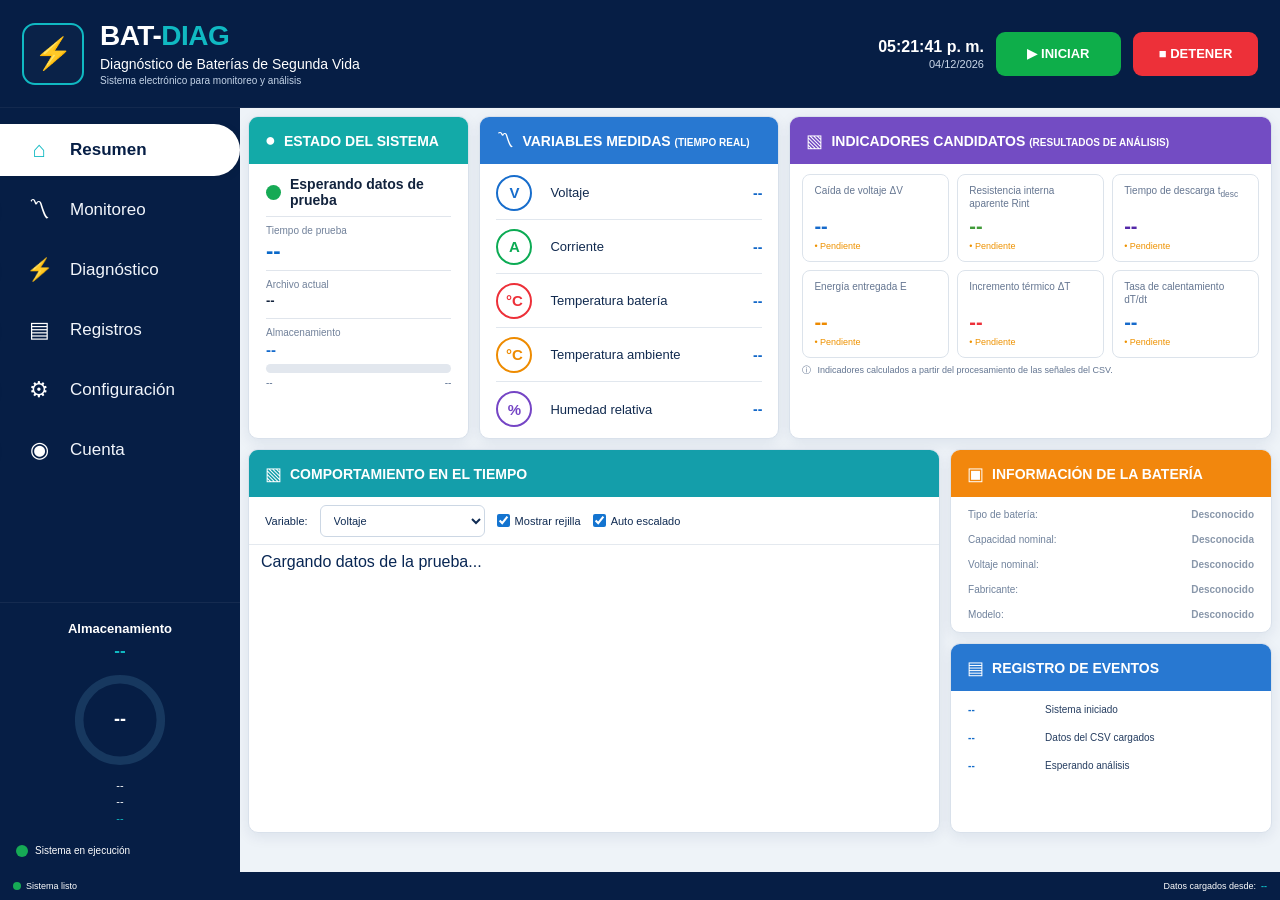
<file: index.html>
<!DOCTYPE html>
<html lang="es">

<head>

    <meta charset="UTF-8">

    <meta
        name="viewport"
        content="width=device-width, initial-scale=1.0"
    >

    <title>BAT-DIAG | Diagnóstico de Baterías</title>

    <!-- CSS PRINCIPAL -->
    <link
        rel="stylesheet"
        href="css/styles.css"
    >

</head>


<body>

    <!-- =========================================================
         APLICACIÓN PRINCIPAL
    ========================================================== -->

    <div class="app-container">


        <!-- =====================================================
             HEADER GLOBAL
        ====================================================== -->

        <header class="top-header">


            <!-- IDENTIDAD DE LA APLICACIÓN -->

            <div class="header-title">

                <div class="header-logo">
                    ⚡
                </div>


                <div class="header-brand-text">

                    <h1>
                        BAT-<span>DIAG</span>
                    </h1>

                    <p>
                        Diagnóstico de Baterías de Segunda Vida
                    </p>

                    <small>
                        Sistema electrónico para monitoreo y análisis
                    </small>

                </div>

            </div>


            <!-- CONTROLES DEL SISTEMA -->

            <div class="header-actions">


                <!-- RELOJ -->

                <div class="header-clock">

                    <strong id="current-time">
                        --:--:--
                    </strong>

                    <span id="current-date">
                        --/--/----
                    </span>

                </div>


                <!-- BOTÓN INICIAR -->

                <button
                    type="button"
                    id="btn-start"
                    class="btn-start"
                >

                    <span class="button-icon">
                        ▶
                    </span>

                    <span>
                        INICIAR
                    </span>

                </button>


                <!-- BOTÓN DETENER -->

                <button
                    type="button"
                    id="btn-stop"
                    class="btn-stop"
                >

                    <span class="button-icon">
                        ■
                    </span>

                    <span>
                        DETENER
                    </span>

                </button>


            </div>


        </header>



        <!-- =====================================================
             CUERPO DE LA APLICACIÓN
        ====================================================== -->

        <div class="app-body">


            <!-- =================================================
                 SIDEBAR
            ================================================== -->

            <aside class="sidebar">


                <!-- =================================================
                     MENÚ PRINCIPAL
                ================================================== -->

                <nav class="sidebar-menu">


                    <!-- RESUMEN -->

                    <a
                        href="index.html"
                        class="menu-item active"
                    >

                        <span class="menu-icon">
                            ⌂
                        </span>

                        <span class="menu-text">
                            Resumen
                        </span>

                    </a>


                    <!-- MONITOREO -->

                    <a
                        href="pages/monitoreo.html"
                        class="menu-item"
                    >

                        <span class="menu-icon">
                            〽
                        </span>

                        <span class="menu-text">
                            Monitoreo
                        </span>

                    </a>


                    <!-- DIAGNÓSTICO -->

                    <a
                        href="pages/diagnostico.html"
                        class="menu-item"
                    >

                        <span class="menu-icon">
                            ⚡
                        </span>

                        <span class="menu-text">
                            Diagnóstico
                        </span>

                    </a>


                    <!-- REGISTROS -->

                    <a
                        href="pages/registros.html"
                        class="menu-item"
                    >

                        <span class="menu-icon">
                            ▤
                        </span>

                        <span class="menu-text">
                            Registros
                        </span>

                    </a>


                    <!-- CONFIGURACIÓN -->

                    <a
                        href="pages/configuracion.html"
                        class="menu-item"
                    >

                        <span class="menu-icon">
                            ⚙
                        </span>

                        <span class="menu-text">
                            Configuración
                        </span>

                    </a>


                    <!-- CUENTA -->

                    <a
                        href="pages/cuenta.html"
                        class="menu-item"
                    >

                        <span class="menu-icon">
                            ◉
                        </span>

                        <span class="menu-text">
                            Cuenta
                        </span>

                    </a>


                </nav>



                <!-- =================================================
                     ALMACENAMIENTO
                ================================================== -->

                <section class="sidebar-storage">


                    <h3 class="storage-title">
                        Almacenamiento
                    </h3>


                    <strong
                        class="storage-name"
                        id="storage-name"
                        data-storage-name
                    >
                        --
                    </strong>


                    <!-- CÍRCULO -->

                    <div class="storage-circle">


                        <svg
                            class="storage-ring"
                            viewBox="0 0 120 120"
                        >


                            <circle
                                class="storage-ring-background"
                                cx="60"
                                cy="60"
                                r="48"
                            ></circle>


                            <circle
                                class="storage-ring-progress"
                                id="storage-ring-progress"
                                data-storage-ring
                                cx="60"
                                cy="60"
                                r="48"
                            ></circle>


                        </svg>


                        <div class="storage-circle-value">

                            <strong
                                id="storage-percent"
                                data-storage-percent
                            >
                                --
                            </strong>

                        </div>


                    </div>


                    <!-- DATOS -->

                    <div
                        class="storage-used"
                        id="storage-used"
                        data-storage-used
                    >
                        --
                    </div>


                    <div
                        class="storage-capacity"
                        id="storage-capacity"
                        data-storage-capacity
                    >
                        --
                    </div>


                    <div
                        class="storage-free"
                        id="storage-free"
                        data-storage-free
                    >
                        --
                    </div>


                </section>



                <!-- =================================================
                     ESTADO DEL SISTEMA
                ================================================== -->

                <div class="sidebar-footer">

                    <span class="status-dot"></span>

                    <span>
                        Sistema en ejecución
                    </span>

                </div>


            </aside>



            <!-- =================================================
                 CONTENIDO PRINCIPAL
            ================================================== -->

            <main class="main-content">


                <div class="dashboard">


                    <!-- =================================================
                         FILA SUPERIOR
                    ================================================== -->

                    <div class="dashboard-top">


                        <!-- =================================================
                             ESTADO DEL SISTEMA
                        ================================================== -->

                        <section class="panel system-panel">


                            <div class="panel-header panel-header-green">

                                <span class="panel-symbol">
                                    ●
                                </span>

                                <h2>
                                    ESTADO DEL SISTEMA
                                </h2>

                            </div>


                            <div class="system-body">


                                <!-- ESTADO -->

                                <div class="system-status-row">

                                    <span class="status-dot large"></span>

                                    <strong
                                        id="system-status"
                                        data-system-status
                                    >
                                        Esperando datos de prueba
                                    </strong>

                                </div>


                                <div class="system-divider"></div>


                                <!-- TIEMPO DE PRUEBA -->

                                <div class="system-data">

                                    <span class="data-label">
                                        Tiempo de prueba
                                    </span>

                                    <strong
                                        class="elapsed-value"
                                        id="elapsed-time"
                                        data-elapsed-time
                                    >
                                        --
                                    </strong>

                                </div>


                                <div class="system-divider"></div>


                                <!-- ARCHIVO -->

                                <div class="system-data">

                                    <span class="data-label">
                                        Archivo actual
                                    </span>

                                    <strong
                                        class="file-name"
                                        id="current-file"
                                        data-current-file
                                    >
                                        --
                                    </strong>

                                </div>


                                <div class="system-divider"></div>


                                <!-- ALMACENAMIENTO -->

                                <div class="system-data">

                                    <span class="data-label">
                                        Almacenamiento
                                    </span>


                                    <strong
                                        class="storage-inline-name"
                                        id="almacenamiento"
                                        data-storage-name
                                    >
                                        --
                                    </strong>


                                    <div class="storage-progress">

                                        <div
                                            class="storage-progress-bar"
                                            id="storage-progress"
                                            data-storage-progress
                                        ></div>

                                    </div>


                                    <div class="storage-inline-info">

                                        <span
                                            id="storage-used-inline"
                                            data-storage-used
                                        >
                                            --
                                        </span>


                                        <span
                                            id="storage-free-inline"
                                            data-storage-free
                                        >
                                            --
                                        </span>

                                    </div>


                                </div>


                            </div>


                        </section>



                        <!-- =================================================
                             VARIABLES MEDIDAS
                        ================================================== -->

                        <section class="panel variables-panel">


                            <div class="panel-header panel-header-blue">

                                <span class="panel-symbol">
                                    〽
                                </span>

                                <h2>

                                    VARIABLES MEDIDAS

                                    <small>
                                        (TIEMPO REAL)
                                    </small>

                                </h2>

                            </div>


                            <div class="variables-body">


                                <!-- VOLTAJE -->

                                <div class="variable-row">

                                    <div class="variable-icon voltage-icon">
                                        V
                                    </div>


                                    <span class="variable-name">
                                        Voltaje
                                    </span>


                                    <strong
                                        class="variable-value"
                                        id="voltage-value"
                                    >
                                        --
                                    </strong>

                                </div>


                                <!-- CORRIENTE -->

                                <div class="variable-row">

                                    <div class="variable-icon current-icon">
                                        A
                                    </div>


                                    <span class="variable-name">
                                        Corriente
                                    </span>


                                    <strong
                                        class="variable-value"
                                        id="current-value"
                                    >
                                        --
                                    </strong>

                                </div>


                                <!-- TEMPERATURA BATERÍA -->

                                <div class="variable-row">

                                    <div class="variable-icon battery-temp-icon">
                                        °C
                                    </div>


                                    <span class="variable-name">
                                        Temperatura batería
                                    </span>


                                    <strong
                                        class="variable-value"
                                        id="battery-temperature-value"
                                    >
                                        --
                                    </strong>

                                </div>


                                <!-- TEMPERATURA AMBIENTE -->

                                <div class="variable-row">

                                    <div class="variable-icon ambient-temp-icon">
                                        °C
                                    </div>


                                    <span class="variable-name">
                                        Temperatura ambiente
                                    </span>


                                    <strong
                                        class="variable-value"
                                        id="ambient-temperature-value"
                                    >
                                        --
                                    </strong>

                                </div>


                                <!-- HUMEDAD -->

                                <div class="variable-row">

                                    <div class="variable-icon humidity-icon">
                                        %
                                    </div>


                                    <span class="variable-name">
                                        Humedad relativa
                                    </span>


                                    <strong
                                        class="variable-value"
                                        id="humidity-value"
                                    >
                                        --
                                    </strong>

                                </div>


                            </div>


                        </section>



                        <!-- =================================================
                             INDICADORES CANDIDATOS
                        ================================================== -->

                        <section class="panel indicators-panel">


                            <div class="panel-header panel-header-purple">

                                <span class="panel-symbol">
                                    ▧
                                </span>

                                <h2>

                                    INDICADORES CANDIDATOS

                                    <small>
                                        (RESULTADOS DE ANÁLISIS)
                                    </small>

                                </h2>

                            </div>


                            <div class="indicators-body">


                                <div class="indicator-grid">


                                    <!-- CAÍDA DE VOLTAJE -->

                                    <div class="indicator-card">

                                        <span class="indicator-title">
                                            Caída de voltaje ΔV
                                        </span>


                                        <strong
                                            class="indicator-value blue"
                                            id="voltage-drop"
                                        >
                                            --
                                        </strong>


                                        <small class="indicator-status">
                                            • Pendiente
                                        </small>

                                    </div>



                                    <!-- RESISTENCIA -->

                                    <div class="indicator-card">

                                        <span class="indicator-title">
                                            Resistencia interna aparente Rint
                                        </span>


                                        <strong
                                            class="indicator-value green"
                                            id="internal-resistance"
                                        >
                                            --
                                        </strong>


                                        <small class="indicator-status">
                                            • Pendiente
                                        </small>

                                    </div>



                                    <!-- TIEMPO DE DESCARGA -->

                                    <div class="indicator-card">

                                        <span class="indicator-title">
                                            Tiempo de descarga t<sub>desc</sub>
                                        </span>


                                        <strong
                                            class="indicator-value purple"
                                            id="discharge-time"
                                        >
                                            --
                                        </strong>


                                        <small class="indicator-status">
                                            • Pendiente
                                        </small>

                                    </div>



                                    <!-- ENERGÍA -->

                                    <div class="indicator-card">

                                        <span class="indicator-title">
                                            Energía entregada E
                                        </span>


                                        <strong
                                            class="indicator-value orange"
                                            id="energy-delivered"
                                        >
                                            --
                                        </strong>


                                        <small class="indicator-status">
                                            • Pendiente
                                        </small>

                                    </div>



                                    <!-- INCREMENTO TÉRMICO -->

                                    <div class="indicator-card">

                                        <span class="indicator-title">
                                            Incremento térmico ΔT
                                        </span>


                                        <strong
                                            class="indicator-value red"
                                            id="thermal-increase"
                                        >
                                            --
                                        </strong>


                                        <small class="indicator-status">
                                            • Pendiente
                                        </small>

                                    </div>



                                    <!-- TASA DE CALENTAMIENTO -->

                                    <div class="indicator-card">

                                        <span class="indicator-title">
                                            Tasa de calentamiento dT/dt
                                        </span>


                                        <strong
                                            class="indicator-value blue"
                                            id="heating-rate"
                                        >
                                            --
                                        </strong>


                                        <small class="indicator-status">
                                            • Pendiente
                                        </small>

                                    </div>


                                </div>


                                <!-- PIE -->

                                <div class="indicator-footer">

                                    <span>
                                        ⓘ
                                    </span>

                                    <span>
                                        Indicadores calculados a partir del
                                        procesamiento de las señales del CSV.
                                    </span>

                                </div>


                            </div>


                        </section>


                    </div>



                    <!-- =================================================
                         FILA INFERIOR
                    ================================================== -->

                    <div class="dashboard-bottom">


                        <!-- =================================================
                             GRÁFICA
                        ================================================== -->

                        <section class="panel chart-panel">


                            <div class="panel-header panel-header-cyan">

                                <span class="panel-symbol">
                                    ▧
                                </span>

                                <h2>
                                    COMPORTAMIENTO EN EL TIEMPO
                                </h2>

                            </div>


                            <!-- CONTROLES -->

                            <div class="chart-controls">


                                <label for="chart-variable">
                                    Variable:
                                </label>


                                <select
                                    id="chart-variable"
                                    class="chart-select"
                                >

                                    <option value="voltaje">
                                        Voltaje
                                    </option>


                                    <option value="corriente">
                                        Corriente
                                    </option>


                                    <option value="tempBateria">
                                        Temperatura batería
                                    </option>


                                    <option value="tempAmbiente">
                                        Temperatura ambiente
                                    </option>


                                    <option value="humedad">
                                        Humedad relativa
                                    </option>

                                </select>


                                <label class="checkbox-option">

                                    <input
                                        type="checkbox"
                                        id="show-grid"
                                        checked
                                    >

                                    <span>
                                        Mostrar rejilla
                                    </span>

                                </label>


                                <label class="checkbox-option">

                                    <input
                                        type="checkbox"
                                        id="auto-scale"
                                        checked
                                    >

                                    <span>
                                        Auto escalado
                                    </span>

                                </label>


                            </div>


                            <!-- ÁREA DE GRÁFICA -->

                            <div
                                class="chart-container"
                                id="chart-container"
                            >


                                <canvas
                                    id="main-chart"
                                ></canvas>


                                <div
                                    class="chart-loading"
                                    id="chart-loading"
                                >
                                    Cargando datos de la prueba...
                                </div>


                            </div>


                        </section>



                        <!-- =================================================
                             COLUMNA DERECHA
                        ================================================== -->

                        <div class="right-column">


                            <!-- =================================================
                                 INFORMACIÓN DE LA BATERÍA
                            ================================================== -->

                            <section class="panel battery-info-panel">


                                <div class="panel-header panel-header-orange">

                                    <span class="panel-symbol">
                                        ▣
                                    </span>

                                    <h2>
                                        INFORMACIÓN DE LA BATERÍA
                                    </h2>

                                </div>


                                <div class="battery-info-body">


                                    <div class="battery-info-row">

                                        <span>
                                            Tipo de batería:
                                        </span>

                                        <strong>
                                            Desconocido
                                        </strong>

                                    </div>


                                    <div class="battery-info-row">

                                        <span>
                                            Capacidad nominal:
                                        </span>

                                        <strong>
                                            Desconocida
                                        </strong>

                                    </div>


                                    <div class="battery-info-row">

                                        <span>
                                            Voltaje nominal:
                                        </span>

                                        <strong>
                                            Desconocido
                                        </strong>

                                    </div>


                                    <div class="battery-info-row">

                                        <span>
                                            Fabricante:
                                        </span>

                                        <strong>
                                            Desconocido
                                        </strong>

                                    </div>


                                    <div class="battery-info-row">

                                        <span>
                                            Modelo:
                                        </span>

                                        <strong>
                                            Desconocido
                                        </strong>

                                    </div>


                                </div>


                            </section>



                            <!-- =================================================
                                 REGISTRO DE EVENTOS
                            ================================================== -->

                            <section class="panel events-panel">


                                <div class="panel-header panel-header-blue">

                                    <span class="panel-symbol">
                                        ▤
                                    </span>

                                    <h2>
                                        REGISTRO DE EVENTOS
                                    </h2>

                                </div>


                                <div
                                    class="events-body"
                                    id="events-container"
                                >


                                    <div class="event-row">

                                        <strong>
                                            --
                                        </strong>

                                        <span>
                                            Sistema iniciado
                                        </span>

                                    </div>


                                    <div class="event-row">

                                        <strong>
                                            --
                                        </strong>

                                        <span>
                                            Datos del CSV cargados
                                        </span>

                                    </div>


                                    <div class="event-row">

                                        <strong>
                                            --
                                        </strong>

                                        <span>
                                            Esperando análisis
                                        </span>

                                    </div>


                                </div>


                            </section>


                        </div>


                    </div>


                </div>


            </main>


        </div>



        <!-- =====================================================
             BARRA DE ESTADO INFERIOR
        ====================================================== -->

        <footer class="bottom-status-bar">


            <div class="bottom-status-left">

                <span class="status-dot"></span>

                <span>
                    Sistema listo
                </span>

            </div>


            <div class="bottom-status-right">

                <span>
                    Datos cargados desde:
                </span>


                <strong
                    id="bottom-storage-name"
                    data-storage-name
                >
                    --
                </strong>

            </div>


        </footer>


    </div>



    <!-- =====================================================
         MODAL DE DATOS REQUERIDOS
    ====================================================== -->

    <div
        class="data-required-overlay"
        id="data-required-overlay"
        style="display: none;"
    >


        <div class="data-required-modal">


            <div class="data-required-icon">
                ▤
            </div>


            <h2>
                Datos de prueba requeridos
            </h2>


            <p>
                Debes cargar un archivo CSV antes de utilizar BAT-DIAG.
            </p>


            <button
                type="button"
                onclick="window.location.href='pages/cargar-csv.html'"
            >
                CARGAR ARCHIVO CSV
            </button>


        </div>


    </div>



    <!-- =====================================================
         JAVASCRIPT PRINCIPAL
    ====================================================== -->

    <script src="js/script.js"></script>


    <!-- =====================================================
         JAVASCRIPT DE GRÁFICAS
    ====================================================== -->

    <script src="js/graficas.js"></script>



    <!-- =====================================================
         RELOJ
    ====================================================== -->

    <script>

        function actualizarReloj() {

            const ahora = new Date();


            const hora =
                ahora.toLocaleTimeString(
                    "es-CO",
                    {
                        hour: "2-digit",
                        minute: "2-digit",
                        second: "2-digit"
                    }
                );


            const fecha =
                ahora.toLocaleDateString(
                    "es-CO",
                    {
                        day: "2-digit",
                        month: "2-digit",
                        year: "numeric"
                    }
                );


            const horaElemento =
                document.getElementById(
                    "current-time"
                );


            const fechaElemento =
                document.getElementById(
                    "current-date"
                );


            if (horaElemento) {

                horaElemento.textContent =
                    hora;

            }


            if (fechaElemento) {

                fechaElemento.textContent =
                    fecha;

            }

        }


        actualizarReloj();


        setInterval(
            actualizarReloj,
            1000
        );



        /* =====================================================
           CONTROLES DE GRÁFICA
        ====================================================== */

        document.addEventListener(
            "DOMContentLoaded",
            function () {


                const chartVariable =
                    document.getElementById(
                        "chart-variable"
                    );


                const showGrid =
                    document.getElementById(
                        "show-grid"
                    );


                const autoScale =
                    document.getElementById(
                        "auto-scale"
                    );


                /* =================================================
                   CAMBIO DE VARIABLE
                ================================================== */

                if (chartVariable) {

                    chartVariable.addEventListener(
                        "change",
                        function () {


                            window.BAT_DIAG_CHART_DATA =
                                window.BAT_DIAG_CHART_DATA ||
                                {};


                            window.BAT_DIAG_CHART_DATA.variable =
                                this.value;


                            document.dispatchEvent(

                                new CustomEvent(
                                    "batdiag:chart-variable-change",
                                    {
                                        detail: {
                                            variable:
                                                this.value
                                        }
                                    }
                                )

                            );

                        }
                    );

                }



                /* =================================================
                   REJILLA
                ================================================== */

                if (showGrid) {

                    showGrid.addEventListener(
                        "change",
                        function () {


                            document.dispatchEvent(

                                new CustomEvent(
                                    "batdiag:grid-change",
                                    {
                                        detail: {
                                            show:
                                                this.checked
                                        }
                                    }
                                )

                            );

                        }
                    );

                }



                /* =================================================
                   AUTO ESCALADO
                ================================================== */

                if (autoScale) {

                    autoScale.addEventListener(
                        "change",
                        function () {


                            document.dispatchEvent(

                                new CustomEvent(
                                    "batdiag:autoscale-change",
                                    {
                                        detail: {
                                            enabled:
                                                this.checked
                                        }
                                    }
                                )

                            );

                        }
                    );

                }

            }
        );

    </script>


</body>

</html>
</file>
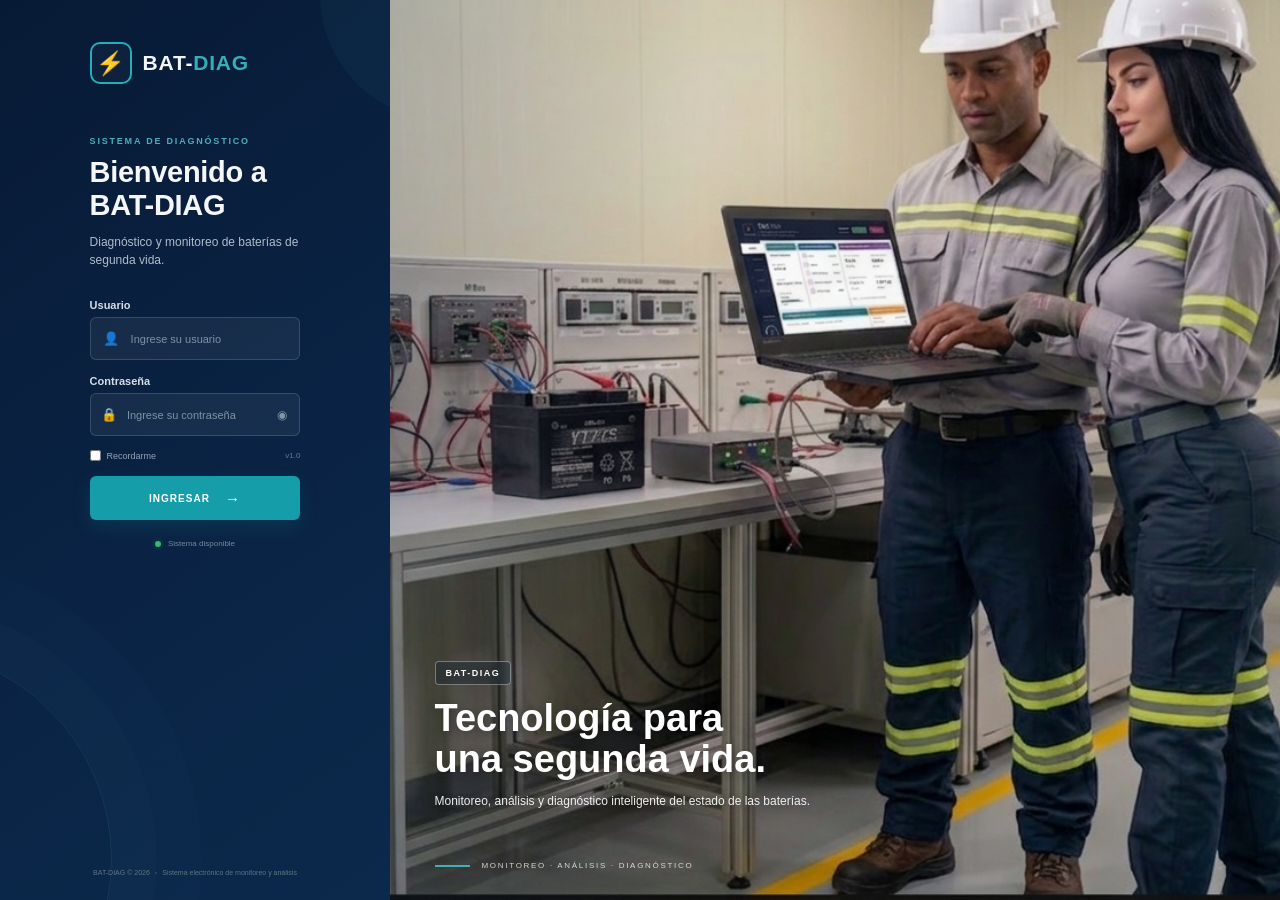
<file: login.html>
<!DOCTYPE html>
<html lang="es">

<head>

    <meta charset="UTF-8">

    <meta
        name="viewport"
        content="width=device-width, initial-scale=1.0"
    >

    <title>BAT-DIAG | Acceso</title>

    <link
        rel="stylesheet"
        href="css/login.css"
    >

</head>


<body>


    <main class="login-page">


        <!-- =====================================================
             PANEL IZQUIERDO
        ====================================================== -->

        <section class="login-panel">


            <div class="login-content">


                <!-- LOGO -->

                <div class="brand">

                    <div class="brand-logo">
                        ⚡
                    </div>

                    <div class="brand-name">
                        BAT-<span>DIAG</span>
                    </div>

                </div>


                <!-- TÍTULO -->

                <div class="welcome">

                    <p class="eyebrow">
                        SISTEMA DE DIAGNÓSTICO
                    </p>

                    <h1>
                        Bienvenido a<br>
                        BAT-DIAG
                    </h1>

                    <p class="description">
                        Diagnóstico y monitoreo de baterías
                        de segunda vida.
                    </p>

                </div>


                <!-- FORMULARIO -->

                <form
                    class="login-form"
                    onsubmit="enterSystem(event)"
                >


                    <!-- USUARIO -->

                    <div class="input-group">

                        <label for="username">
                            Usuario
                        </label>

                        <div class="input-wrapper">

                            <span class="input-icon">
                                👤
                            </span>

                            <input
                                type="text"
                                id="username"
                                placeholder="Ingrese su usuario"
                                autocomplete="off"
                            >

                        </div>

                    </div>


                    <!-- CONTRASEÑA -->

                    <div class="input-group">

                        <label for="password">
                            Contraseña
                        </label>

                        <div class="input-wrapper">

                            <span class="input-icon">
                                🔒
                            </span>

                            <input
                                type="password"
                                id="password"
                                placeholder="Ingrese su contraseña"
                            >

                            <button
                                type="button"
                                class="show-password"
                                onclick="togglePassword()"
                                aria-label="Mostrar contraseña"
                            >
                                ◉
                            </button>

                        </div>

                    </div>


                    <!-- OPCIONES -->

                    <div class="login-options">

                        <label class="remember">

                            <input
                                type="checkbox"
                            >

                            <span>
                                Recordarme
                            </span>

                        </label>


                        <span class="version">
                            v1.0
                        </span>

                    </div>


                    <!-- BOTÓN -->

                    <button
                        type="submit"
                        class="login-button"
                    >

                        <span>
                            INGRESAR
                        </span>

                        <span class="arrow">
                            →
                        </span>

                    </button>


                </form>


                <!-- ESTADO DEL SISTEMA -->

                <div class="system-status">

                    <span class="status-dot"></span>

                    <span>
                        Sistema disponible
                    </span>

                </div>


            </div>


            <!-- FOOTER DEL PANEL -->

            <div class="login-footer">

                <span>
                    BAT-DIAG © 2026
                </span>

                <span class="separator">
                    •
                </span>

                <span>
                    Sistema electrónico de monitoreo y análisis
                </span>

            </div>


        </section>



        <!-- =====================================================
             PANEL DE IMAGEN
        ====================================================== -->

        <section class="image-panel">


            <!-- IMAGEN PRINCIPAL -->

            <img
                src="assets/images/login-bateria.jpg"
                alt="Sistema de diagnóstico de baterías"
                class="login-image"
            >


            <!-- CAPA OSCURA -->

            <div class="image-overlay"></div>


            <!-- CONTENIDO SOBRE LA IMAGEN -->

            <div class="image-content">

                <div class="image-tag">
                    BAT-DIAG
                </div>

                <h2>
                    Tecnología para<br>
                    una segunda vida.
                </h2>

                <p>
                    Monitoreo, análisis y diagnóstico
                    inteligente del estado de las baterías.
                </p>

            </div>


            <!-- INDICADOR INFERIOR -->

            <div class="image-bottom">

                <div class="image-line"></div>

                <span>
                    MONITOREO · ANÁLISIS · DIAGNÓSTICO
                </span>

            </div>


        </section>


    </main>



    <!-- =====================================================
         JAVASCRIPT
    ====================================================== -->

    <script>


        /*
         * =====================================================
         * INGRESO AL SISTEMA
         * =====================================================
         *
         * Por el momento NO validamos usuario ni contraseña.
         *
         * Al pulsar INGRESAR, el usuario pasa primero a la
         * pantalla obligatoria de carga del archivo CSV.
         *
         * Flujo actual:
         *
         * LOGIN
         *   ↓
         * CARGA CSV
         *   ↓
         * INDEX
         *
         */


        function enterSystem(event) {

            event.preventDefault();


            /*
             * IMPORTANTE:
             *
             * login.html está dentro de:
             *
             * /login/login.html
             *
             * mientras que carga-csv.html está en:
             *
             * /pages/carga-csv.html
             *
             *
             * Por eso utilizamos:
             *
             * ../pages/carga-csv.html
             */


            window.location.href =
                "../pages/carga-csv.html";

        }



        /*
         * =====================================================
         * MOSTRAR / OCULTAR CONTRASEÑA
         * =====================================================
         */

        function togglePassword() {


            const password =
                document.getElementById(
                    "password"
                );


            const button =
                document.querySelector(
                    ".show-password"
                );


            if (
                password.type === "password"
            ) {

                password.type = "text";

                button.textContent = "◉";

            } else {

                password.type = "password";

                button.textContent = "◉";

            }

        }


    </script>


</body>

</html>
</file>
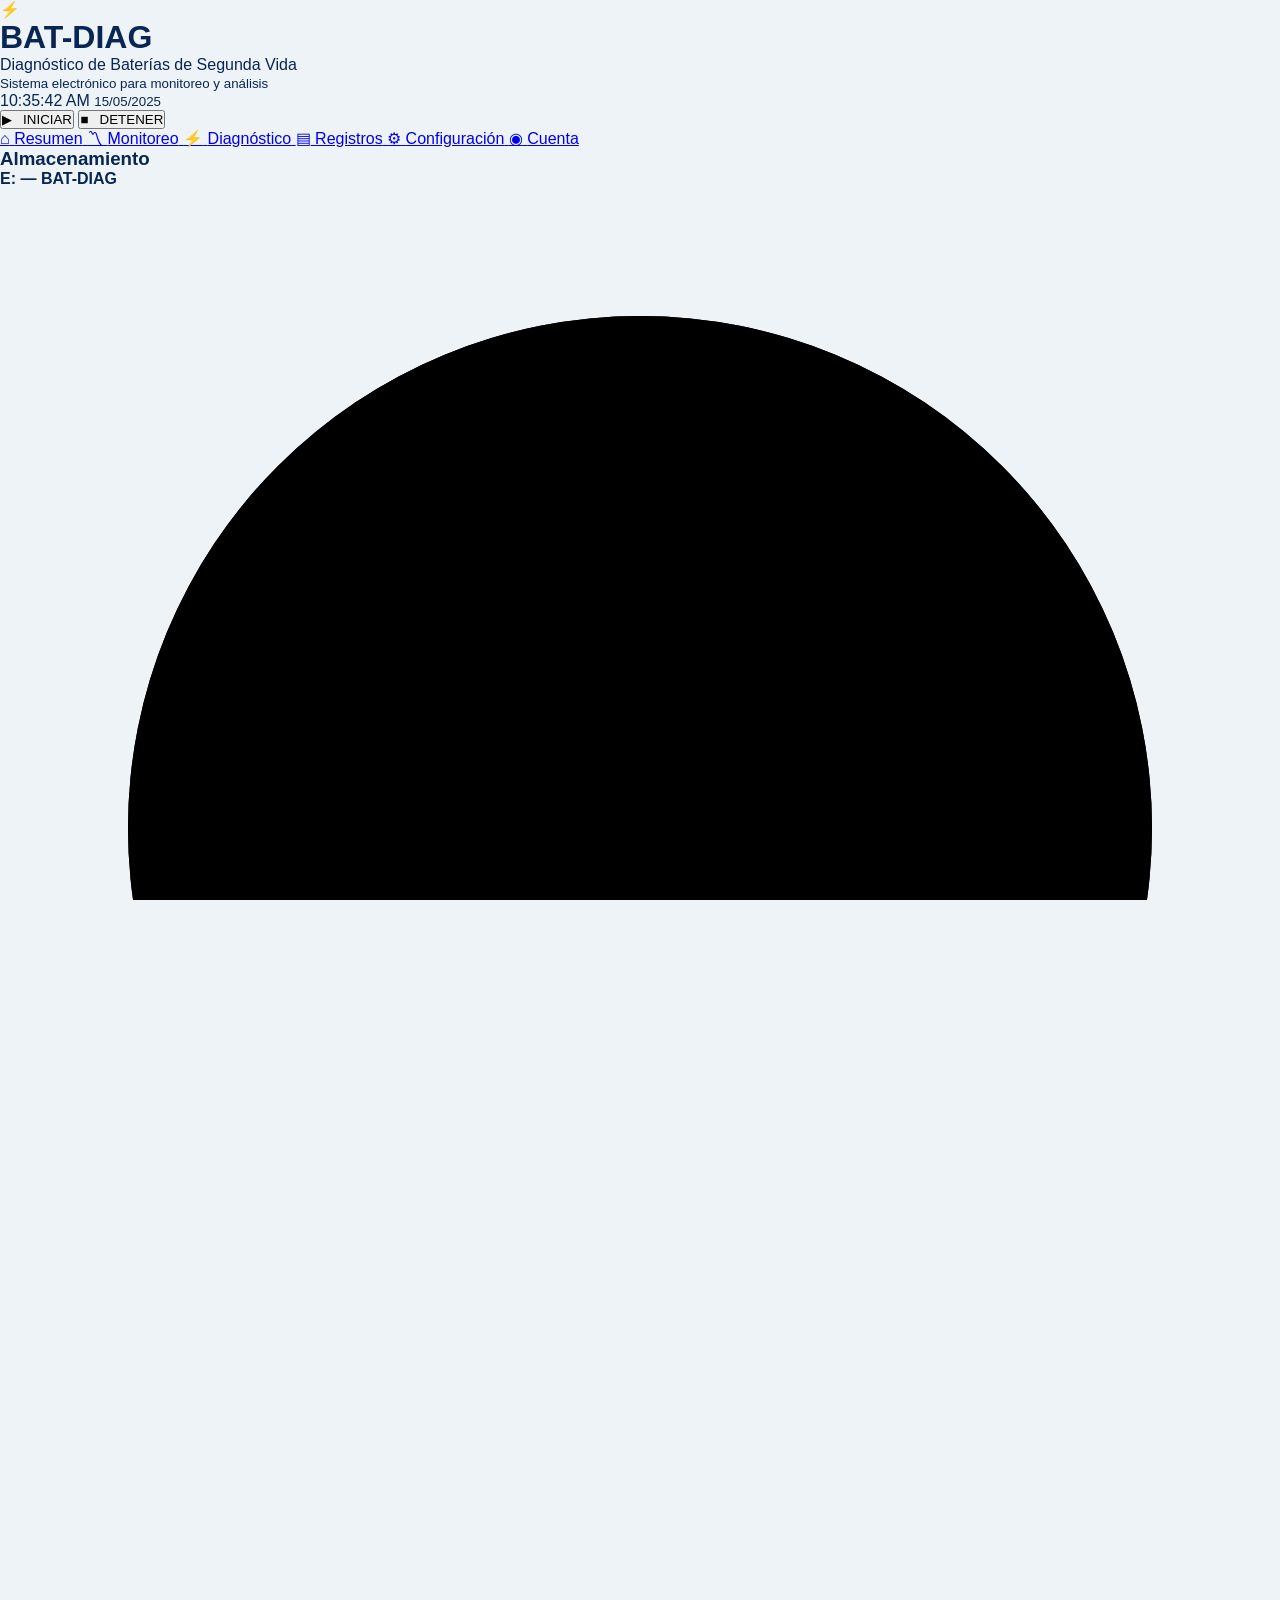
<file: 2/diagnostico.html>
<!DOCTYPE html>
<html lang="es">

<head>

    <meta charset="UTF-8">

    <meta
        name="viewport"
        content="width=device-width, initial-scale=1.0"
    >

    <title>
        BAT-DIAG | Diagnóstico
    </title>


    <!-- CSS GENERAL -->

    <link
        rel="stylesheet"
        href="../css/styles.css"
    >


    <!-- CSS ESPECÍFICO -->

    <link
        rel="stylesheet"
        href="../css/diagnostico.css"
    >

</head>


<body>


    <!-- =====================================================
         HEADER
    ====================================================== -->

    <header class="topbar">


        <div class="brand">

            <div class="logo">
                ⚡
            </div>


            <div>

                <h1>
                    BAT-<span>DIAG</span>
                </h1>

                <p>
                    Diagnóstico de Baterías de Segunda Vida
                </p>

                <small>
                    Sistema electrónico para monitoreo y análisis
                </small>

            </div>

        </div>



        <div class="control-panel">


            <div class="clock">

                <span>
                    10:35:42 AM
                </span>

                <small>
                    15/05/2025
                </small>

            </div>


            <button
                class="btn start"
                type="button"
            >
                ▶ &nbsp; INICIAR
            </button>


            <button
                class="btn stop"
                type="button"
            >
                ■ &nbsp; DETENER
            </button>

        </div>

    </header>



    <!-- =====================================================
         APLICACIÓN
    ====================================================== -->

    <div class="app">


        <!-- =================================================
             SIDEBAR
        ================================================== -->

                <aside class="common-sidebar">

            <nav class="common-sidebar-menu">
                <a href="../index.html" class="common-menu-item">
                    <span class="common-menu-icon">⌂</span>
                    <span>Resumen</span>
                </a>
                <a href="monitoreo.html" class="common-menu-item">
                    <span class="common-menu-icon">〽</span>
                    <span>Monitoreo</span>
                </a>
                <a href="diagnostico.html" class="common-menu-item active">
                    <span class="common-menu-icon">⚡</span>
                    <span>Diagnóstico</span>
                </a>
                <a href="registros.html" class="common-menu-item">
                    <span class="common-menu-icon">▤</span>
                    <span>Registros</span>
                </a>
                <a href="configuracion.html" class="common-menu-item">
                    <span class="common-menu-icon">⚙</span>
                    <span>Configuración</span>
                </a>
                <a href="cuenta.html" class="common-menu-item">
                    <span class="common-menu-icon">◉</span>
                    <span>Cuenta</span>
                </a>
            </nav>

            <section class="common-sidebar-storage">
                <h3 class="common-storage-title">Almacenamiento</h3>

                <strong class="common-storage-name">E: — BAT-DIAG</strong>

                <div class="common-storage-circle" aria-label="43.8 por ciento ocupado">
                    <svg class="common-storage-ring" viewBox="0 0 120 120" aria-hidden="true">
                        <circle class="common-storage-ring-background" cx="60" cy="60" r="48"></circle>
                        <circle class="common-storage-ring-progress" cx="60" cy="60" r="48" style="stroke-dashoffset: 169.49;"></circle>
                    </svg>
                    <span class="common-storage-value">43.8%</span>
                </div>

                <div class="common-storage-used">43.8% ocupado</div>
                <div class="common-storage-capacity">28.0 GB / 64.0 GB</div>
                <div class="common-storage-free">56.3% libre</div>
            </section>

            <div class="common-sidebar-footer">
                <span class="common-status-dot"></span>
                <span>Sistema en ejecución</span>
            </div>

        </aside>



        <!-- =================================================
             CONTENIDO
        ================================================== -->

        <main class="content diagnostic-content">


            <!-- =================================================
                 CABECERA
            ================================================== -->

            <section class="diagnostic-header">


                <div>

                    <h2>
                        Diagnóstico de batería
                    </h2>

                    <p>
                        Análisis estadístico y evaluación del
                        comportamiento de la batería.
                    </p>

                </div>


                <div class="diagnostic-status">

                    <span class="status-dot"></span>

                    <div>

                        <strong>
                            Análisis disponible
                        </strong>

                        <small>
                            Datos procesados: 136 min
                        </small>

                    </div>

                </div>

            </section>



            <!-- =================================================
                 RESUMEN DE ANÁLISIS
            ================================================== -->

            <section class="analysis-summary">


                <div class="summary-item">

                    <span class="summary-icon">
                        ✓
                    </span>

                    <div>

                        <small>
                            Estado del análisis
                        </small>

                        <strong>
                            Completo
                        </strong>

                    </div>

                </div>


                <div class="summary-item">

                    <span class="summary-icon blue">
                        ∿
                    </span>

                    <div>

                        <small>
                            Variables analizadas
                        </small>

                        <strong>
                            5
                        </strong>

                    </div>

                </div>


                <div class="summary-item">

                    <span class="summary-icon purple">
                        Σ
                    </span>

                    <div>

                        <small>
                            Características extraídas
                        </small>

                        <strong>
                            30
                        </strong>

                    </div>

                </div>


                <div class="summary-item">

                    <span class="summary-icon orange">
                        ⏱
                    </span>

                    <div>

                        <small>
                            Duración evaluada
                        </small>

                        <strong>
                            136 min
                        </strong>

                    </div>

                </div>


            </section>



            <!-- =================================================
                 CARACTERÍSTICAS ESTADÍSTICAS
            ================================================== -->

            <section class="characteristics-section">


                <div class="section-heading">

                    <div>

                        <h3>
                            Características de las señales
                        </h3>

                        <p>
                            Valores estadísticos obtenidos de las
                            variables medidas.
                        </p>

                    </div>


                    <span class="processed-label">
                        ✓ Procesado
                    </span>

                </div>



                <div class="characteristics-grid">


                    <!-- =================================================
                         VOLTAJE
                    ================================================== -->

                    <article class="characteristic-card voltage-characteristic">


                        <div class="characteristic-header">

                            <span class="characteristic-icon">
                                V
                            </span>

                            <div>

                                <h4>
                                    Voltaje
                                </h4>

                                <small>
                                    Nivel y variabilidad
                                </small>

                            </div>

                        </div>


                        <div class="stat-grid">


                            <div class="stat">

                                <span>
                                    Media
                                </span>

                                <strong>
                                    12.52 V
                                </strong>

                            </div>


                            <div class="stat">

                                <span>
                                    Mediana
                                </span>

                                <strong>
                                    12.48 V
                                </strong>

                            </div>


                            <div class="stat">

                                <span>
                                    Máximo
                                </span>

                                <strong>
                                    13.21 V
                                </strong>

                            </div>


                            <div class="stat">

                                <span>
                                    Mínimo
                                </span>

                                <strong>
                                    12.31 V
                                </strong>

                            </div>


                            <div class="stat">

                                <span>
                                    Std
                                </span>

                                <strong>
                                    0.21 V
                                </strong>

                            </div>


                            <div class="stat">

                                <span>
                                    Rango
                                </span>

                                <strong>
                                    0.90 V
                                </strong>

                            </div>


                        </div>


                    </article>



                    <!-- =================================================
                         CORRIENTE
                    ================================================== -->

                    <article class="characteristic-card current-characteristic">


                        <div class="characteristic-header">

                            <span class="characteristic-icon">
                                A
                            </span>

                            <div>

                                <h4>
                                    Corriente
                                </h4>

                                <small>
                                    Estabilidad de descarga
                                </small>

                            </div>

                        </div>


                        <div class="stat-grid">


                            <div class="stat">

                                <span>
                                    Media
                                </span>

                                <strong>
                                    -3.46 A
                                </strong>

                            </div>


                            <div class="stat">

                                <span>
                                    Mediana
                                </span>

                                <strong>
                                    -3.48 A
                                </strong>

                            </div>


                            <div class="stat">

                                <span>
                                    Máximo
                                </span>

                                <strong>
                                    -3.21 A
                                </strong>

                            </div>


                            <div class="stat">

                                <span>
                                    Mínimo
                                </span>

                                <strong>
                                    -3.62 A
                                </strong>

                            </div>


                            <div class="stat">

                                <span>
                                    Std
                                </span>

                                <strong>
                                    0.08 A
                                </strong>

                            </div>


                            <div class="stat">

                                <span>
                                    RMS
                                </span>

                                <strong>
                                    3.46 A
                                </strong>

                            </div>


                        </div>


                    </article>



                    <!-- =================================================
                         TEMPERATURA BATERÍA
                    ================================================== -->

                    <article class="characteristic-card battery-characteristic">


                        <div class="characteristic-header">

                            <span class="characteristic-icon">
                                °C
                            </span>

                            <div>

                                <h4>
                                    Temperatura batería
                                </h4>

                                <small>
                                    Comportamiento térmico
                                </small>

                            </div>

                        </div>


                        <div class="stat-grid">


                            <div class="stat">

                                <span>
                                    Media
                                </span>

                                <strong>
                                    31.2 °C
                                </strong>

                            </div>


                            <div class="stat">

                                <span>
                                    Mediana
                                </span>

                                <strong>
                                    31.0 °C
                                </strong>

                            </div>


                            <div class="stat">

                                <span>
                                    Máximo
                                </span>

                                <strong>
                                    33.7 °C
                                </strong>

                            </div>


                            <div class="stat">

                                <span>
                                    Mínimo
                                </span>

                                <strong>
                                    27.4 °C
                                </strong>

                            </div>


                            <div class="stat">

                                <span>
                                    Std
                                </span>

                                <strong>
                                    1.65 °C
                                </strong>

                            </div>


                            <div class="stat">

                                <span>
                                    dT/dt
                                </span>

                                <strong>
                                    0.15 °C/min
                                </strong>

                            </div>


                        </div>


                    </article>



                    <!-- =================================================
                         TEMPERATURA AMBIENTE
                    ================================================== -->

                    <article class="characteristic-card ambient-characteristic">


                        <div class="characteristic-header">

                            <span class="characteristic-icon">
                                °C
                            </span>

                            <div>

                                <h4>
                                    Temperatura ambiente
                                </h4>

                                <small>
                                    Condiciones del entorno
                                </small>

                            </div>

                        </div>


                        <div class="stat-grid">


                            <div class="stat">

                                <span>
                                    Media
                                </span>

                                <strong>
                                    26.8 °C
                                </strong>

                            </div>


                            <div class="stat">

                                <span>
                                    Mediana
                                </span>

                                <strong>
                                    26.9 °C
                                </strong>

                            </div>


                            <div class="stat">

                                <span>
                                    Máximo
                                </span>

                                <strong>
                                    27.8 °C
                                </strong>

                            </div>


                            <div class="stat">

                                <span>
                                    Mínimo
                                </span>

                                <strong>
                                    25.9 °C
                                </strong>

                            </div>


                            <div class="stat">

                                <span>
                                    Std
                                </span>

                                <strong>
                                    0.42 °C
                                </strong>

                            </div>


                            <div class="stat">

                                <span>
                                    Rango
                                </span>

                                <strong>
                                    1.9 °C
                                </strong>

                            </div>


                        </div>


                    </article>



                    <!-- =================================================
                         HUMEDAD
                    ================================================== -->

                    <article class="characteristic-card humidity-characteristic">


                        <div class="characteristic-header">

                            <span class="characteristic-icon">
                                %
                            </span>

                            <div>

                                <h4>
                                    Humedad relativa
                                </h4>

                                <small>
                                    Variabilidad ambiental
                                </small>

                            </div>

                        </div>


                        <div class="stat-grid">


                            <div class="stat">

                                <span>
                                    Media
                                </span>

                                <strong>
                                    60.8 %
                                </strong>

                            </div>


                            <div class="stat">

                                <span>
                                    Mediana
                                </span>

                                <strong>
                                    61.2 %
                                </strong>

                            </div>


                            <div class="stat">

                                <span>
                                    Máximo
                                </span>

                                <strong>
                                    63.5 %
                                </strong>

                            </div>


                            <div class="stat">

                                <span>
                                    Mínimo
                                </span>

                                <strong>
                                    58.7 %
                                </strong>

                            </div>


                            <div class="stat">

                                <span>
                                    Std
                                </span>

                                <strong>
                                    1.21 %
                                </strong>

                            </div>


                            <div class="stat">

                                <span>
                                    Rango
                                </span>

                                <strong>
                                    4.8 %
                                </strong>

                            </div>


                        </div>


                    </article>


                </div>

            </section>



            <!-- =================================================
                 INDICADORES CANDIDATOS
            ================================================== -->

            <section class="indicators-section">


                <div class="section-heading">

                    <div>

                        <h3>
                            Indicadores candidatos
                        </h3>

                        <p>
                            Parámetros derivados para evaluar el
                            estado de la batería.
                        </p>

                    </div>


                    <span class="indicator-count">
                        6 indicadores
                    </span>

                </div>



                <div class="indicator-grid">


                    <!-- =================================================
                         CAÍDA DE VOLTAJE
                    ================================================== -->

                    <article class="diagnostic-indicator">

                        <div class="indicator-icon blue-indicator">
                            ΔV
                        </div>


                        <div class="indicator-content">

                            <small>
                                Caída de voltaje
                            </small>

                            <strong>
                                0.82 V
                            </strong>

                            <span class="indicator-status moderate">
                                ● Moderado
                            </span>

                        </div>

                    </article>



                    <!-- =================================================
                         RESISTENCIA
                    ================================================== -->

                    <article class="diagnostic-indicator">

                        <div class="indicator-icon green-indicator">
                            Ω
                        </div>


                        <div class="indicator-content">

                            <small>
                                Resistencia interna
                            </small>

                            <strong>
                                45.6 mΩ
                            </strong>

                            <span class="indicator-status moderate">
                                ● Moderado
                            </span>

                        </div>

                    </article>



                    <!-- =================================================
                         TIEMPO
                    ================================================== -->

                    <article class="diagnostic-indicator">

                        <div class="indicator-icon purple-indicator">
                            t
                        </div>


                        <div class="indicator-content">

                            <small>
                                Tiempo de descarga
                            </small>

                            <strong>
                                136 min
                            </strong>

                            <span class="indicator-status good">
                                ● Bueno
                            </span>

                        </div>

                    </article>



                    <!-- =================================================
                         ENERGÍA
                    ================================================== -->

                    <article class="diagnostic-indicator">

                        <div class="indicator-icon orange-indicator">
                            E
                        </div>


                        <div class="indicator-content">

                            <small>
                                Energía entregada
                            </small>

                            <strong>
                                112.4 Wh
                            </strong>

                            <span class="indicator-status good">
                                ● Bueno
                            </span>

                        </div>

                    </article>



                    <!-- =================================================
                         INCREMENTO TÉRMICO
                    ================================================== -->

                    <article class="diagnostic-indicator">

                        <div class="indicator-icon red-indicator">
                            ΔT
                        </div>


                        <div class="indicator-content">

                            <small>
                                Incremento térmico
                            </small>

                            <strong>
                                6.3 °C
                            </strong>

                            <span class="indicator-status moderate">
                                ● Moderado
                            </span>

                        </div>

                    </article>



                    <!-- =================================================
                         TASA DE CALENTAMIENTO
                    ================================================== -->

                    <article class="diagnostic-indicator">

                        <div class="indicator-icon cyan-indicator">
                            dT
                        </div>


                        <div class="indicator-content">

                            <small>
                                Tasa de calentamiento
                            </small>

                            <strong>
                                0.15 °C/min
                            </strong>

                            <span class="indicator-status good">
                                ● Bueno
                            </span>

                        </div>

                    </article>


                </div>

            </section>



            <!-- =================================================
                 CONCLUSIÓN
            ================================================== -->

            <section class="diagnostic-conclusion">


                <div class="conclusion-icon">
                    ✓
                </div>


                <div>

                    <strong>
                        Evaluación preliminar
                    </strong>

                    <p>
                        La batería presenta un comportamiento
                        estable durante la prueba, con parámetros
                        térmicos y eléctricos dentro de rangos
                        aceptables.
                    </p>

                </div>


                <div class="conclusion-status">
                    Condición moderada
                </div>


            </section>


        </main>

    </div>



    <!-- =====================================================
         FOOTER
    ====================================================== -->

    <footer class="footer">


        <div>

            <span class="status-dot"></span>

            Sistema en ejecución –
            Adquiriendo y procesando datos

        </div>


        <div>

            Datos guardados en:

            <strong>
                microSD
            </strong>

            &nbsp; ▣

        </div>


    </footer>


</body>

</html>
</file>
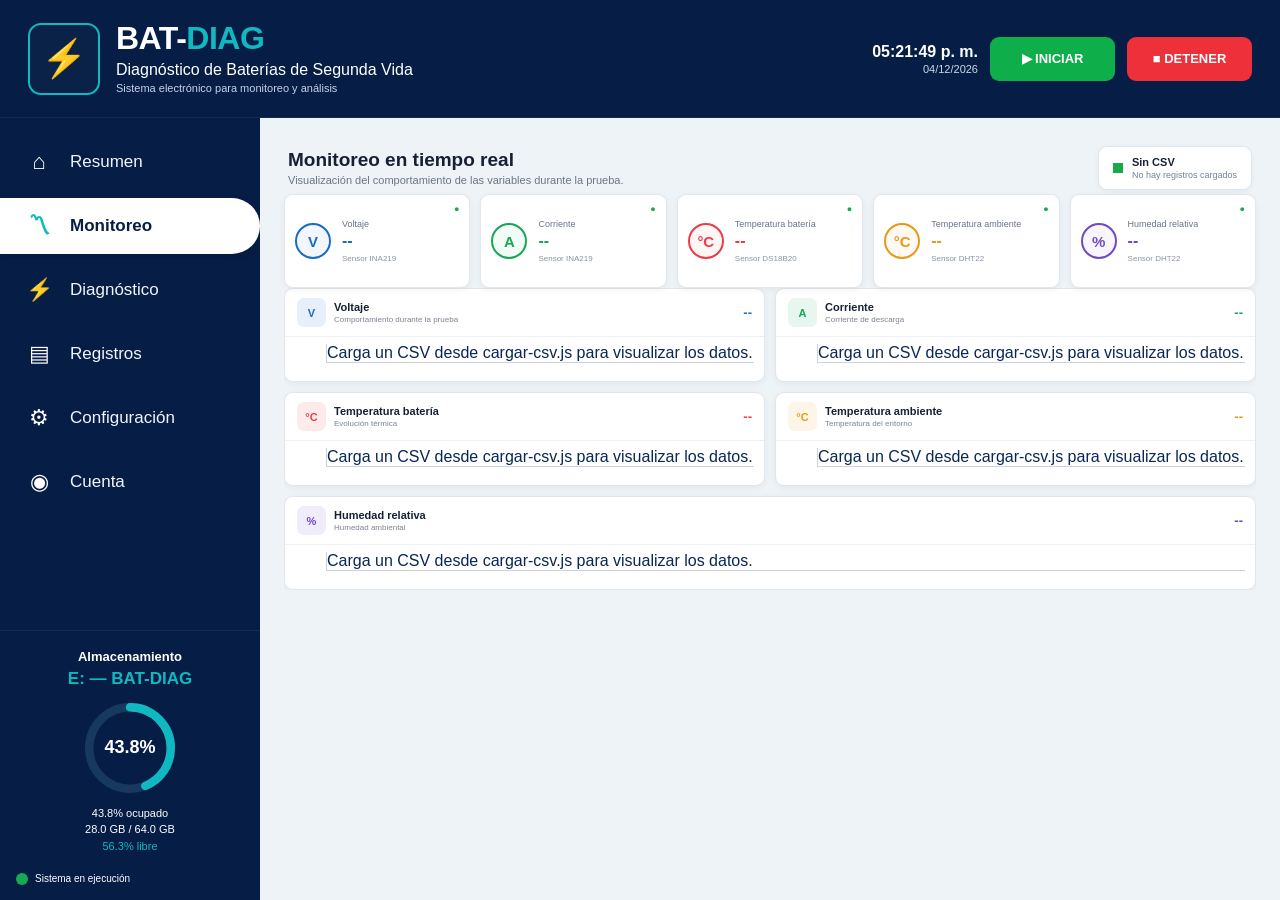
<file: 2/monitoreo.html>
<!DOCTYPE html>
<html lang="es">

<head>

    <meta charset="UTF-8">

    <meta
        name="viewport"
        content="width=device-width, initial-scale=1.0"
    >

    <title>
        BAT-DIAG | Monitoreo
    </title>


    <!-- =====================================================
         CSS COMÚN DE LAS SUBPÁGINAS
    ====================================================== -->

    <link
        rel="stylesheet"
        href="../css/common.css"
    >


    <!-- =====================================================
         CSS ESPECÍFICO DE MONITOREO
    ====================================================== -->

    <link
        rel="stylesheet"
        href="../css/monitoreo.css"
    >

</head>


<body>

    <!-- =====================================================
         APLICACIÓN COMPLETA
    ====================================================== -->

    <div class="common-app">


        <!-- =================================================
             HEADER GLOBAL
        ================================================== -->

        <header class="common-header">


            <!-- =================================================
                 MARCA
            ================================================== -->

            <div class="common-header-brand">


                <!-- LOGO -->

                <div class="common-header-logo">

                    ⚡

                </div>


                <!-- TEXTO DE MARCA -->

                <div class="common-header-title">

                    <h1>
                        BAT-<span>DIAG</span>
                    </h1>

                    <p>
                        Diagnóstico de Baterías de Segunda Vida
                    </p>

                    <small>
                        Sistema electrónico para monitoreo y análisis
                    </small>

                </div>

            </div>


            <!-- =================================================
                 ACCIONES DEL HEADER
            ================================================== -->

            <div class="common-header-actions">


                <!-- RELOJ -->

                <div class="common-header-clock">

                    <strong>
                        10:35:42 AM
                    </strong>

                    <span>
                        15/05/2025
                    </span>

                </div>


                <!-- BOTÓN INICIAR -->

                <button
                    class="common-btn-start"
                    type="button"
                >

                    ▶

                    INICIAR

                </button>


                <!-- BOTÓN DETENER -->

                <button
                    class="common-btn-stop"
                    type="button"
                >

                    ■

                    DETENER

                </button>

            </div>

        </header>



        <!-- =================================================
             CUERPO
        ================================================== -->

        <div class="common-body">


            <!-- =================================================
                 SIDEBAR
            ================================================== -->

                    <aside class="common-sidebar">

            <nav class="common-sidebar-menu">
                <a href="../index.html" class="common-menu-item">
                    <span class="common-menu-icon">⌂</span>
                    <span>Resumen</span>
                </a>
                <a href="monitoreo.html" class="common-menu-item active">
                    <span class="common-menu-icon">〽</span>
                    <span>Monitoreo</span>
                </a>
                <a href="diagnostico.html" class="common-menu-item">
                    <span class="common-menu-icon">⚡</span>
                    <span>Diagnóstico</span>
                </a>
                <a href="registros.html" class="common-menu-item">
                    <span class="common-menu-icon">▤</span>
                    <span>Registros</span>
                </a>
                <a href="configuracion.html" class="common-menu-item">
                    <span class="common-menu-icon">⚙</span>
                    <span>Configuración</span>
                </a>
                <a href="cuenta.html" class="common-menu-item">
                    <span class="common-menu-icon">◉</span>
                    <span>Cuenta</span>
                </a>
            </nav>

            <section class="common-sidebar-storage">
                <h3 class="common-storage-title">Almacenamiento</h3>

                <strong class="common-storage-name">E: — BAT-DIAG</strong>

                <div class="common-storage-circle" aria-label="43.8 por ciento ocupado">
                    <svg class="common-storage-ring" viewBox="0 0 120 120" aria-hidden="true">
                        <circle class="common-storage-ring-background" cx="60" cy="60" r="48"></circle>
                        <circle class="common-storage-ring-progress" cx="60" cy="60" r="48" style="stroke-dashoffset: 169.49;"></circle>
                    </svg>
                    <span class="common-storage-value">43.8%</span>
                </div>

                <div class="common-storage-used">43.8% ocupado</div>
                <div class="common-storage-capacity">28.0 GB / 64.0 GB</div>
                <div class="common-storage-free">56.3% libre</div>
            </section>

            <div class="common-sidebar-footer">
                <span class="common-status-dot"></span>
                <span>Sistema en ejecución</span>
            </div>

        </aside>



            <!-- =================================================
                 CONTENIDO PRINCIPAL
            ================================================== -->

            <main class="common-main">


                <div class="common-page monitoring-page">


                    <!-- =================================================
                         CABECERA DE MONITOREO
                    ================================================== -->

                    <section class="monitor-header">


                        <div>

                            <h2>
                                Monitoreo en tiempo real
                            </h2>

                            <p>
                                Visualización del comportamiento
                                de las variables durante la prueba.
                            </p>

                        </div>


                        <div class="acquisition-status">

                            <span class="status-dot"></span>

                            <div>

                                <strong>
                                    Adquisición activa
                                </strong>

                                <small>
                                    Actualización cada 1 s
                                </small>

                            </div>

                        </div>

                    </section>



                    <!-- =================================================
                         VALORES ACTUALES
                    ================================================== -->

                    <section class="monitor-values">


                        <!-- =================================================
                             VOLTAJE
                        ================================================== -->

                        <article
                            class="monitor-value voltage-card"
                        >

                            <div class="value-icon">
                                V
                            </div>


                            <div class="value-info">

                                <span>
                                    Voltaje
                                </span>

                                <strong id="voltage-value">
                                    12.31 V
                                </strong>

                                <small>
                                    Sensor INA219
                                </small>

                            </div>


                            <div class="sensor-state">
                                ●
                            </div>

                        </article>



                        <!-- =================================================
                             CORRIENTE
                        ================================================== -->

                        <article
                            class="monitor-value current-card"
                        >

                            <div class="value-icon">
                                A
                            </div>


                            <div class="value-info">

                                <span>
                                    Corriente
                                </span>

                                <strong id="current-value">
                                    -3.48 A
                                </strong>

                                <small>
                                    Sensor INA219
                                </small>

                            </div>


                            <div class="sensor-state">
                                ●
                            </div>

                        </article>



                        <!-- =================================================
                             TEMPERATURA BATERÍA
                        ================================================== -->

                        <article
                            class="monitor-value battery-temp-card"
                        >

                            <div class="value-icon">
                                °C
                            </div>


                            <div class="value-info">

                                <span>
                                    Temperatura batería
                                </span>

                                <strong
                                    id="battery-temperature-value"
                                >
                                    33.7 °C
                                </strong>

                                <small>
                                    Sensor DS18B20
                                </small>

                            </div>


                            <div class="sensor-state">
                                ●
                            </div>

                        </article>



                        <!-- =================================================
                             TEMPERATURA AMBIENTE
                        ================================================== -->

                        <article
                            class="monitor-value ambient-temp-card"
                        >

                            <div class="value-icon">
                                °C
                            </div>


                            <div class="value-info">

                                <span>
                                    Temperatura ambiente
                                </span>

                                <strong
                                    id="ambient-temperature-value"
                                >
                                    27.4 °C
                                </strong>

                                <small>
                                    Sensor DHT22
                                </small>

                            </div>


                            <div class="sensor-state">
                                ●
                            </div>

                        </article>



                        <!-- =================================================
                             HUMEDAD
                        ================================================== -->

                        <article
                            class="monitor-value humidity-card"
                        >

                            <div class="value-icon">
                                %
                            </div>


                            <div class="value-info">

                                <span>
                                    Humedad relativa
                                </span>

                                <strong id="humidity-value">
                                    62.3 %
                                </strong>

                                <small>
                                    Sensor DHT22
                                </small>

                            </div>


                            <div class="sensor-state">
                                ●
                            </div>

                        </article>


                    </section>



                    <!-- =================================================
                         GRÁFICAS
                    ================================================== -->

                    <section class="monitor-charts">


                        <!-- =================================================
                             GRÁFICA DE VOLTAJE
                        ================================================== -->

                        <article class="monitor-chart" data-variable="voltaje">


                            <div class="chart-header">

                                <div>

                                    <span
                                        class="chart-icon voltage-icon"
                                    >
                                        V
                                    </span>


                                    <div>

                                        <h3>
                                            Voltaje
                                        </h3>

                                        <small>
                                            Comportamiento durante
                                            la prueba
                                        </small>

                                    </div>

                                </div>


                                <strong
                                    class="chart-current"
                                    id="voltaje-chart-value"
                                >
                                    12.31 V
                                </strong>

                            </div>



                            <div class="chart">


                                <div class="chart-y-axis">

                                    <span>
                                        13.5
                                    </span>

                                    <span>
                                        13.0
                                    </span>

                                    <span>
                                        12.5
                                    </span>

                                    <span>
                                        12.0
                                    </span>

                                    <span>
                                        11.5
                                    </span>

                                </div>


                                <div class="chart-area">

                                    <div class="monitor-dynamic-chart"></div>

                                    

                                </div>

                            </div>


                            <div class="chart-x-axis">

                                <span>0</span>
                                <span>30</span>
                                <span>60</span>
                                <span>90</span>
                                <span>120</span>
                                <span>136 min</span>

                            </div>


                        </article>



                        <!-- =================================================
                             GRÁFICA DE CORRIENTE
                        ================================================== -->

                        <article class="monitor-chart" data-variable="corriente">


                            <div class="chart-header">

                                <div>

                                    <span
                                        class="chart-icon current-icon"
                                    >
                                        A
                                    </span>


                                    <div>

                                        <h3>
                                            Corriente
                                        </h3>

                                        <small>
                                            Corriente de descarga
                                        </small>

                                    </div>

                                </div>


                                <strong
                                    class="chart-current current-value"
                                >
                                    -3.48 A
                                </strong>

                            </div>


                            <div class="chart">


                                <div class="chart-y-axis">

                                    <span>0</span>
                                    <span>-1</span>
                                    <span>-2</span>
                                    <span>-3</span>
                                    <span>-4</span>

                                </div>


                                <div class="chart-area">

                                    <div class="monitor-dynamic-chart"></div>

                                    

                                </div>

                            </div>


                            <div class="chart-x-axis">

                                <span>0</span>
                                <span>30</span>
                                <span>60</span>
                                <span>90</span>
                                <span>120</span>
                                <span>136 min</span>

                            </div>


                        </article>



                        <!-- =================================================
                             GRÁFICA TEMPERATURA BATERÍA
                        ================================================== -->

                        <article class="monitor-chart" data-variable="tempBateria">


                            <div class="chart-header">

                                <div>

                                    <span
                                        class="chart-icon battery-temp-icon"
                                    >
                                        °C
                                    </span>


                                    <div>

                                        <h3>
                                            Temperatura batería
                                        </h3>

                                        <small>
                                            Evolución térmica
                                        </small>

                                    </div>

                                </div>


                                <strong
                                    class="chart-current temperature-value"
                                >
                                    33.7 °C
                                </strong>

                            </div>


                            <div class="chart">


                                <div class="chart-y-axis">

                                    <span>36</span>
                                    <span>34</span>
                                    <span>32</span>
                                    <span>30</span>
                                    <span>28</span>

                                </div>


                                <div class="chart-area">

                                    <div class="monitor-dynamic-chart"></div>

                                    

                                </div>

                            </div>


                            <div class="chart-x-axis">

                                <span>0</span>
                                <span>30</span>
                                <span>60</span>
                                <span>90</span>
                                <span>120</span>
                                <span>136 min</span>

                            </div>


                        </article>



                        <!-- =================================================
                             GRÁFICA TEMPERATURA AMBIENTE
                        ================================================== -->

                        <article class="monitor-chart" data-variable="tempAmbiente">


                            <div class="chart-header">

                                <div>

                                    <span
                                        class="chart-icon ambient-icon"
                                    >
                                        °C
                                    </span>


                                    <div>

                                        <h3>
                                            Temperatura ambiente
                                        </h3>

                                        <small>
                                            Temperatura del entorno
                                        </small>

                                    </div>

                                </div>


                                <strong
                                    class="chart-current ambient-value"
                                >
                                    27.4 °C
                                </strong>

                            </div>


                            <div class="chart">


                                <div class="chart-y-axis">

                                    <span>30</span>
                                    <span>29</span>
                                    <span>28</span>
                                    <span>27</span>
                                    <span>26</span>

                                </div>


                                <div class="chart-area">

                                    <div class="monitor-dynamic-chart"></div>

                                    

                                </div>

                            </div>


                            <div class="chart-x-axis">

                                <span>0</span>
                                <span>30</span>
                                <span>60</span>
                                <span>90</span>
                                <span>120</span>
                                <span>136 min</span>

                            </div>


                        </article>



                        <!-- =================================================
                             GRÁFICA HUMEDAD
                        ================================================== -->

                        <article
                            class="monitor-chart humidity-chart"
                            data-variable="humedad"
                        >


                            <div class="chart-header">

                                <div>

                                    <span
                                        class="chart-icon humidity-icon"
                                    >
                                        %
                                    </span>


                                    <div>

                                        <h3>
                                            Humedad relativa
                                        </h3>

                                        <small>
                                            Humedad ambiental
                                        </small>

                                    </div>

                                </div>


                                <strong
                                    class="chart-current humidity-value"
                                >
                                    62.3 %
                                </strong>

                            </div>


                            <div class="chart">


                                <div class="chart-y-axis">

                                    <span>70</span>
                                    <span>65</span>
                                    <span>60</span>
                                    <span>55</span>
                                    <span>50</span>

                                </div>


                                <div class="chart-area">

                                    <div class="monitor-dynamic-chart"></div>

                                    

                                </div>

                            </div>


                            <div class="chart-x-axis">

                                <span>0</span>
                                <span>30</span>
                                <span>60</span>
                                <span>90</span>
                                <span>120</span>
                                <span>136 min</span>

                            </div>


                        </article>


                    </section>


                </div>

            </main>


        </div>


    </div>



    <!-- =====================================================
         CONTROLADOR PRINCIPAL
         
         IMPORTANTE:
         Este archivo utiliza sessionStorage/csvRows
         y actualiza los elementos mediante sus IDs.
    ====================================================== -->

<!-- =====================================================
         CONTROLADOR DE MONITOREO
    ====================================================== -->

    <script
        src="../js/monitoreo.js"
    ></script>


</body>

</html>
</file>
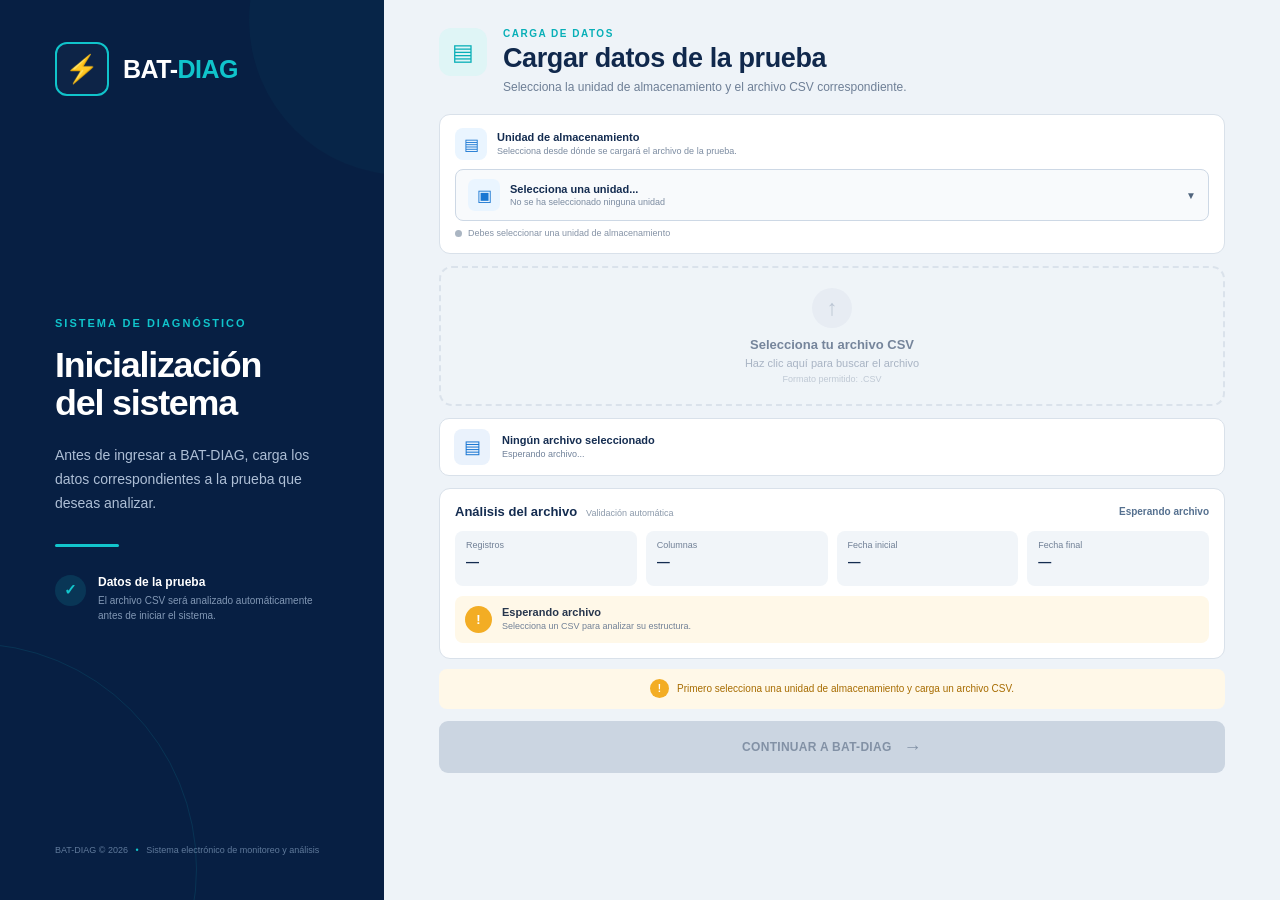
<file: pages/carga-csv.html>
<!DOCTYPE html>
<html lang="es">

<head>

    <meta charset="UTF-8">

    <meta
        name="viewport"
        content="width=device-width, initial-scale=1.0"
    >

    <title>
        BAT-DIAG | Inicialización
    </title>


    <!-- =====================================================
         CSS
    ====================================================== -->

    <link
        rel="stylesheet"
        href="../css/carga-csv.css"
    >

</head>


<body>


    <!-- =====================================================
         PÁGINA PRINCIPAL
    ====================================================== -->

    <main class="csv-page">


        <!-- =================================================
             PANEL IZQUIERDO
        ================================================== -->

        <section class="intro-panel">


            <!-- =============================================
                 MARCA
            ============================================== -->

            <div class="brand">

                <div class="brand-logo">
                    ⚡
                </div>

                <div class="brand-name">
                    BAT-<span>DIAG</span>
                </div>

            </div>


            <!-- =============================================
                 CONTENIDO
            ============================================== -->

            <div class="intro-content">


                <span class="intro-eyebrow">
                    SISTEMA DE DIAGNÓSTICO
                </span>


                <h1>
                    Inicialización
                    <br>
                    del sistema
                </h1>


                <p>
                    Antes de ingresar a BAT-DIAG,
                    carga los datos correspondientes
                    a la prueba que deseas analizar.
                </p>


                <div class="intro-divider"></div>


                <!-- =========================================
                     INFORMACIÓN
                ========================================== -->

                <div class="intro-info">


                    <div class="intro-info-icon">
                        ✓
                    </div>


                    <div>

                        <strong>
                            Datos de la prueba
                        </strong>

                        <span>
                            El archivo CSV será analizado
                            automáticamente antes de iniciar
                            el sistema.
                        </span>

                    </div>

                </div>


            </div>


            <!-- =============================================
                 FOOTER
            ============================================== -->

            <div class="intro-footer">

                BAT-DIAG © 2026

                <span>
                    •
                </span>

                Sistema electrónico de
                monitoreo y análisis

            </div>


        </section>



        <!-- =================================================
             PANEL DERECHO
        ================================================== -->

        <section class="upload-panel">


            <div class="upload-container">


                <!-- =========================================
                     ENCABEZADO
                ========================================== -->

                <header class="upload-header">


                    <div class="header-icon">
                        ▤
                    </div>


                    <div>

                        <span class="section-label">
                            CARGA DE DATOS
                        </span>


                        <h2>
                            Cargar datos de la prueba
                        </h2>


                        <p>
                            Selecciona la unidad de almacenamiento
                            y el archivo CSV correspondiente.
                        </p>

                    </div>


                </header>



                <!-- =========================================
                     UNIDAD DE ALMACENAMIENTO
                ========================================== -->

                <section class="storage-selector">


                    <div class="storage-selector-header">


                        <div class="storage-icon">
                            ▤
                        </div>


                        <div>

                            <strong>
                                Unidad de almacenamiento
                            </strong>

                            <span>
                                Selecciona desde dónde se cargará
                                el archivo de la prueba.
                            </span>

                        </div>


                    </div>



                    <!-- =====================================
                         BOTÓN QUE ABRE EL MODAL
                    ====================================== -->

                    <button
                        type="button"
                        id="storageSelector"
                        class="storage-select-button"
                    >


                        <div class="selected-storage">


                            <span class="selected-storage-icon">
                                ▣
                            </span>


                            <div>

                                <strong
                                    id="selectedStorageName"
                                >
                                    Selecciona una unidad...
                                </strong>


                                <small
                                    id="selectedStorageDescription"
                                >
                                    No se ha seleccionado
                                    ninguna unidad
                                </small>

                            </div>


                        </div>


                        <span class="storage-arrow">
                            ▼
                        </span>


                    </button>



                    <!-- =====================================
                         ESTADO DE UNIDAD
                    ====================================== -->

                    <div class="storage-info">


                        <span
                            class="storage-status-dot"
                        ></span>


                        <span id="storageStatus">
                            Debes seleccionar una
                            unidad de almacenamiento
                        </span>


                    </div>


                </section>



                <!-- =========================================
                     ZONA DE CARGA CSV
                ========================================== -->

                <label
                    class="drop-zone disabled"
                    for="csvFile"
                >


                    <div class="upload-icon">
                        ↑
                    </div>


                    <strong>
                        Selecciona tu archivo CSV
                    </strong>


                    <span>
                        Haz clic aquí para buscar el archivo
                    </span>


                    <small>
                        Formato permitido: .CSV
                    </small>


                    <!-- INPUT REAL -->

                    <input
                        type="file"
                        id="csvFile"
                        accept=".csv,text/csv"
                        disabled
                    >


                </label>



                <!-- =========================================
                     ARCHIVO SELECCIONADO
                ========================================== -->

                <div
                    class="file-info"
                    id="fileInfo"
                >


                    <div class="file-icon">
                        ▤
                    </div>


                    <div>


                        <strong
                            id="fileName"
                        >
                            Ningún archivo seleccionado
                        </strong>


                        <small
                            id="fileStatus"
                        >
                            Esperando archivo...
                        </small>


                    </div>


                </div>



                <!-- =========================================
                     ANÁLISIS DEL ARCHIVO
                ========================================== -->

                <section
                    class="csv-analysis"
                    id="csvAnalysis"
                >


                    <!-- =====================================
                         CABECERA
                    ====================================== -->

                    <div class="analysis-header">


                        <div>

                            <strong>
                                Análisis del archivo
                            </strong>


                            <span>
                                Validación automática
                            </span>

                        </div>


                        <span
                            id="analysisStatus"
                        >
                            Esperando archivo
                        </span>


                    </div>



                    <!-- =====================================
                         DATOS DEL CSV
                    ====================================== -->

                    <div class="analysis-grid">


                        <!-- REGISTROS -->

                        <div class="analysis-item">

                            <span>
                                Registros
                            </span>


                            <strong
                                id="rowCount"
                            >
                                —
                            </strong>

                        </div>



                        <!-- COLUMNAS -->

                        <div class="analysis-item">

                            <span>
                                Columnas
                            </span>


                            <strong
                                id="columnCount"
                            >
                                —
                            </strong>

                        </div>



                        <!-- FECHA INICIAL -->

                        <div class="analysis-item">

                            <span>
                                Fecha inicial
                            </span>


                            <strong
                                id="startDate"
                            >
                                —
                            </strong>

                        </div>



                        <!-- FECHA FINAL -->

                        <div class="analysis-item">

                            <span>
                                Fecha final
                            </span>


                            <strong
                                id="endDate"
                            >
                                —
                            </strong>

                        </div>


                    </div>



                    <!-- =====================================
                         ESTADO DE ESTRUCTURA
                    ====================================== -->

                    <div
                        class="structure-status"
                        id="structureStatus"
                    >


                        <span
                            id="structureIcon"
                        >
                            !
                        </span>


                        <div>


                            <strong
                                id="structureTitle"
                            >
                                Esperando archivo
                            </strong>


                            <small
                                id="structureMessage"
                            >
                                Selecciona un CSV para analizar
                                su estructura.
                            </small>


                        </div>


                    </div>


                </section>



                <!-- =========================================
                     MENSAJE DE VALIDACIÓN
                ========================================== -->

                <div
                    class="validation"
                    id="validation"
                >


                    <span class="validation-icon">
                        !
                    </span>


                    <span id="validationText">

                        Primero selecciona una unidad
                        de almacenamiento y carga un
                        archivo CSV.

                    </span>


                </div>



                <!-- =========================================
                     BOTÓN CONTINUAR
                ========================================== -->

                <button
                    type="button"
                    id="continueButton"
                    class="continue-button"
                    disabled
                >


                    <span>
                        CONTINUAR A BAT-DIAG
                    </span>


                    <span class="arrow">
                        →
                    </span>


                </button>


            </div>


        </section>


    </main>



    <!-- =====================================================
         MODAL DE UNIDADES DE ALMACENAMIENTO
    ====================================================== -->

    <div
        class="storage-modal"
        id="storageModal"
    >


        <!-- =============================================
             FONDO OSCURO
        ============================================== -->

        <div
            class="storage-modal-overlay"
        ></div>



        <!-- =============================================
             VENTANA
        ============================================== -->

        <div
            class="storage-modal-window"
        >


            <!-- =========================================
                 HEADER
            ========================================== -->

            <div
                class="storage-modal-header"
            >


                <div>


                    <span class="section-label">
                        ALMACENAMIENTO
                    </span>


                    <h3>
                        Seleccionar unidad
                    </h3>


                    <p>
                        Selecciona la unidad donde se
                        encuentra el archivo de la prueba.
                    </p>


                </div>


                <button
                    type="button"
                    id="closeStorageModal"
                    class="close-storage-modal"
                    aria-label="Cerrar"
                >
                    ×
                </button>


            </div>



            <!-- =========================================
                 ESTADO DE DETECCIÓN
            ========================================== -->

            <div
                class="storage-detection-status"
                id="storageDetectionStatus"
            >


                <span
                    class="storage-detection-dot"
                ></span>


                <span
                    id="storageDetectionText"
                >
                    Buscando unidades conectadas...
                </span>


            </div>



            <!-- =========================================
                 LISTA DE UNIDADES
            ========================================== -->

            <div
                class="storage-list"
                id="storageList"
            >


                <!--

                    La unidad ficticia se genera
                    automáticamente mediante
                    carga-csv.js.

                    Ejemplo:

                    E: — BAT-DIAG

                    28 GB ocupados
                    36 GB disponibles
                    64 GB totales

                -->


            </div>



            <!-- =========================================
                 FOOTER
            ========================================== -->

            <div
                class="storage-modal-footer"
            >


                <button
                    type="button"
                    id="refreshStorage"
                    class="refresh-storage"
                >

                    ↻
                    Detectar nuevamente

                </button>


                <button
                    type="button"
                    id="cancelStorage"
                    class="cancel-storage"
                >

                    Cancelar

                </button>


            </div>


        </div>


    </div>



    <!-- =====================================================
         JAVASCRIPT
    ====================================================== -->

    <script
        src="../js/carga-csv.js"
    ></script>


</body>

</html>
</file>
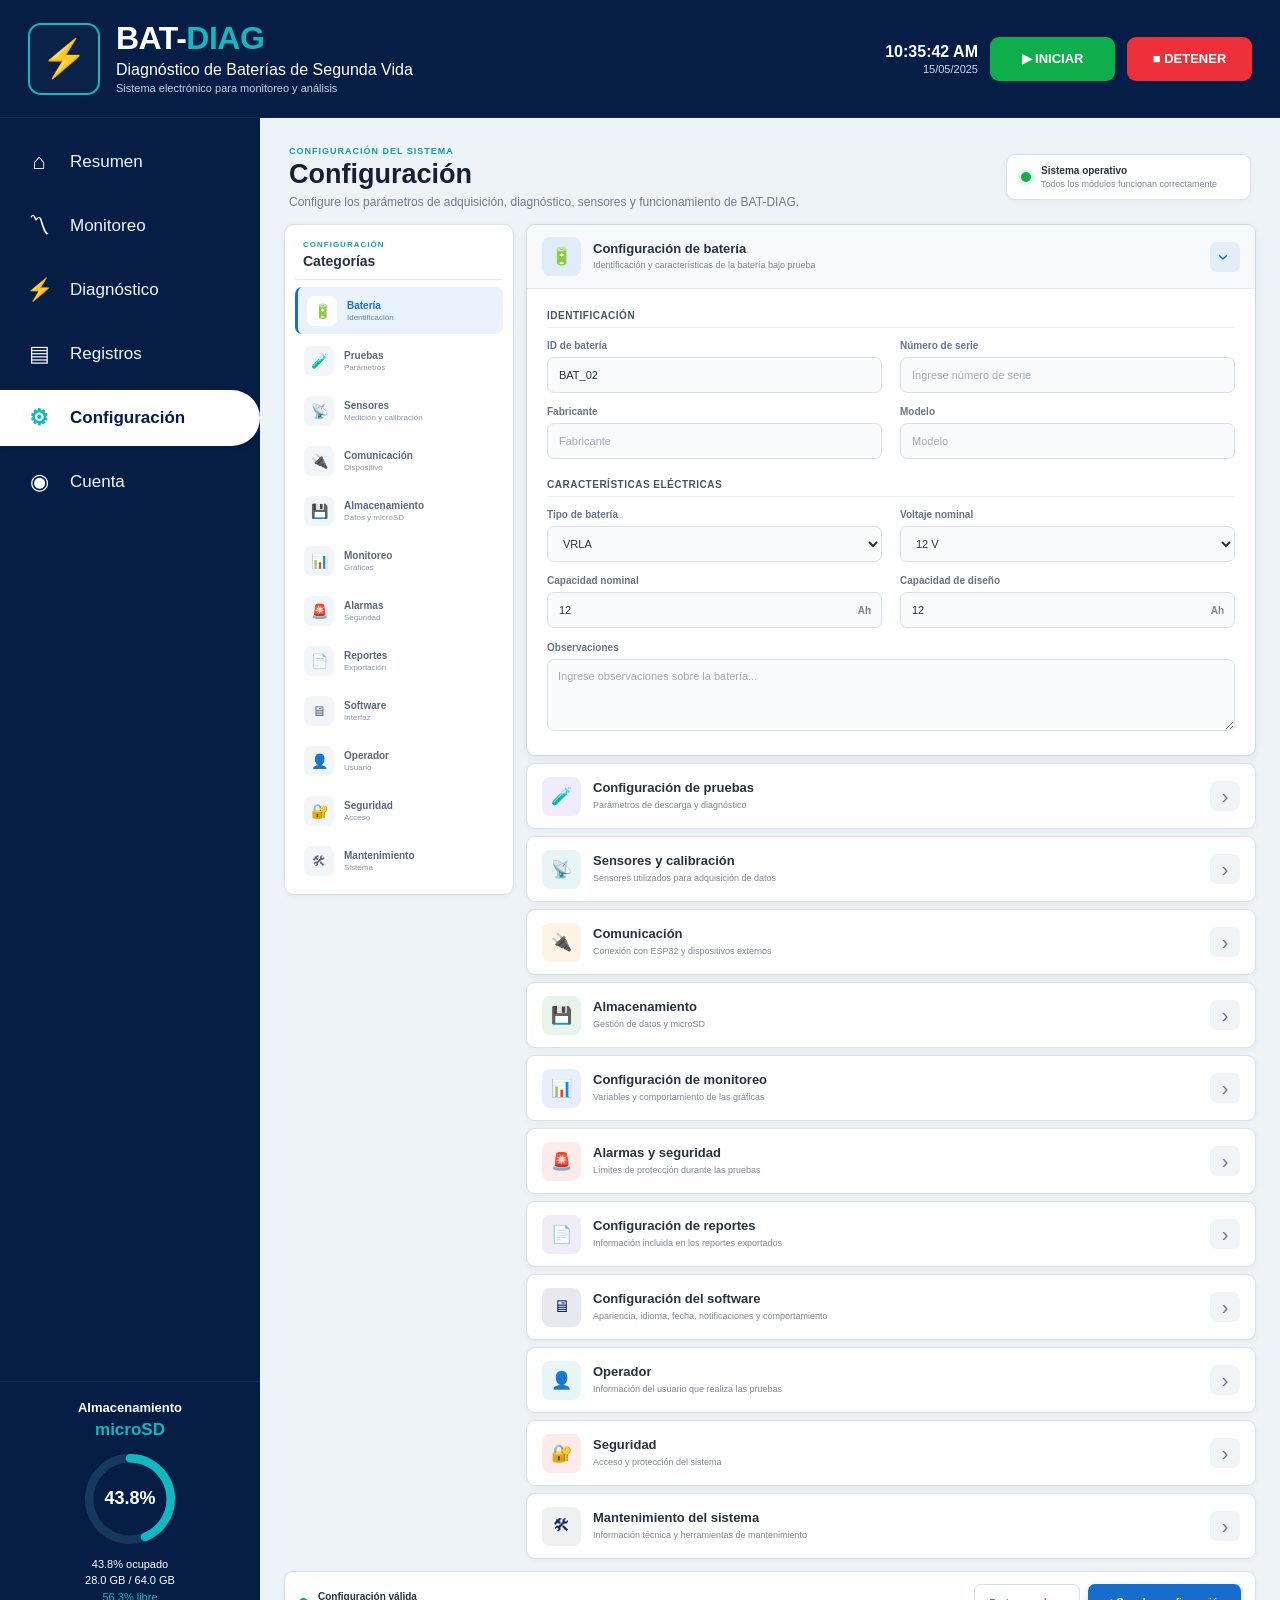
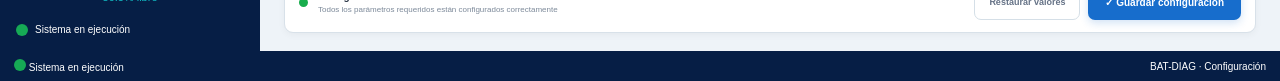
<file: pages/configuracion.html>
<!DOCTYPE html>

<html lang="es">
<head>
<meta charset="utf-8"/>
<meta content="width=device-width, initial-scale=1.0" name="viewport"/>
<title>BAT-DIAG | Configuración</title>
<!-- ESTILO GENERAL -->
<link href="../css/common.css" rel="stylesheet"/>
<!-- ESTILO DE CONFIGURACIÓN -->
<link href="../css/configuracion.css" rel="stylesheet"/>
</head>
<body><header class="common-header"><div class="common-header-brand"><div class="common-header-logo">⚡</div><div class="common-header-title"><h1>BAT-<span>DIAG</span></h1><p>Diagnóstico de Baterías de Segunda Vida</p><small>Sistema electrónico para monitoreo y análisis</small></div></div><div class="common-header-actions"><div class="common-header-clock"><strong>10:35:42 AM</strong><span>15/05/2025</span></div><button class="common-btn-start" type="button">▶  INICIAR</button><button class="common-btn-stop" type="button">■  DETENER</button></div></header><div class="common-body"><aside class="common-sidebar"><nav class="common-sidebar-menu"><a class="common-menu-item" href="../index.html"><span class="common-menu-icon">⌂</span><span>Resumen</span></a><a class="common-menu-item" href="monitoreo.html"><span class="common-menu-icon">〽</span><span>Monitoreo</span></a><a class="common-menu-item" href="diagnostico.html"><span class="common-menu-icon">⚡</span><span>Diagnóstico</span></a><a class="common-menu-item" href="registros.html"><span class="common-menu-icon">▤</span><span>Registros</span></a><a class="common-menu-item active" href="configuracion.html"><span class="common-menu-icon">⚙</span><span>Configuración</span></a><a class="common-menu-item" href="cuenta.html"><span class="common-menu-icon">◉</span><span>Cuenta</span></a></nav><div class="common-sidebar-storage"><div class="common-storage-title">Almacenamiento</div><span class="common-storage-name">microSD</span><div class="common-storage-circle"><svg aria-hidden="true" class="common-storage-ring" viewBox="0 0 120 120"><circle class="common-storage-ring-background" cx="60" cy="60" r="48"></circle><circle class="common-storage-ring-progress" cx="60" cy="60" r="48" style="stroke-dashoffset: 169.0;"></circle></svg><span class="common-storage-value">43.8%</span></div><div class="common-storage-used">43.8% ocupado</div><div class="common-storage-capacity">28.0 GB / 64.0 GB</div><div class="common-storage-free">56.3% libre</div></div><div class="common-sidebar-footer"><span class="common-status-dot"></span><span>Sistema en ejecución</span></div></aside><main class="common-main"><div class="common-page configuration-content">
<!-- =================================================
                 CABECERA
            ================================================== -->
<section class="configuration-header">
<div>
<div class="section-kicker">
                        CONFIGURACIÓN DEL SISTEMA
                    </div>
<h2>
                        Configuración
                    </h2>
<p>
                        Configure los parámetros de adquisición,
                        diagnóstico, sensores y funcionamiento
                        de BAT-DIAG.
                    </p>
</div>
<div class="configuration-status">
<span class="status-indicator"></span>
<div>
<strong>
                            Sistema operativo
                        </strong>
<small>
                            Todos los módulos funcionan correctamente
                        </small>
</div>
</div>
</section>
<!-- =================================================
                 BARRA DE CATEGORÍAS
            ================================================== -->
<section class="configuration-layout">
<!-- =================================================
                     ÍNDICE DE CONFIGURACIÓN
                ================================================== -->
<aside class="configuration-index">
<div class="index-title">
<span>
                            CONFIGURACIÓN
                        </span>
<strong>
                            Categorías
                        </strong>
</div>
<div class="index-item active">
<span class="index-icon">
                            🔋
                        </span>
<div>
<strong>
                                Batería
                            </strong>
<small>
                                Identificación
                            </small>
</div>
</div>
<div class="index-item">
<span class="index-icon">
                            🧪
                        </span>
<div>
<strong>
                                Pruebas
                            </strong>
<small>
                                Parámetros
                            </small>
</div>
</div>
<div class="index-item">
<span class="index-icon">
                            📡
                        </span>
<div>
<strong>
                                Sensores
                            </strong>
<small>
                                Medición y calibración
                            </small>
</div>
</div>
<div class="index-item">
<span class="index-icon">
                            🔌
                        </span>
<div>
<strong>
                                Comunicación
                            </strong>
<small>
                                Dispositivo
                            </small>
</div>
</div>
<div class="index-item">
<span class="index-icon">
                            💾
                        </span>
<div>
<strong>
                                Almacenamiento
                            </strong>
<small>
                                Datos y microSD
                            </small>
</div>
</div>
<div class="index-item">
<span class="index-icon">
                            📊
                        </span>
<div>
<strong>
                                Monitoreo
                            </strong>
<small>
                                Gráficas
                            </small>
</div>
</div>
<div class="index-item">
<span class="index-icon">
                            🚨
                        </span>
<div>
<strong>
                                Alarmas
                            </strong>
<small>
                                Seguridad
                            </small>
</div>
</div>
<div class="index-item">
<span class="index-icon">
                            📄
                        </span>
<div>
<strong>
                                Reportes
                            </strong>
<small>
                                Exportación
                            </small>
</div>
</div>
<div class="index-item">
<span class="index-icon">
                            🖥
                        </span>
<div>
<strong>
                                Software
                            </strong>
<small>
                                Interfaz
                            </small>
</div>
</div>
<div class="index-item">
<span class="index-icon">
                            👤
                        </span>
<div>
<strong>
                                Operador
                            </strong>
<small>
                                Usuario
                            </small>
</div>
</div>
<div class="index-item">
<span class="index-icon">
                            🔐
                        </span>
<div>
<strong>
                                Seguridad
                            </strong>
<small>
                                Acceso
                            </small>
</div>
</div>
<div class="index-item">
<span class="index-icon">
                            🛠
                        </span>
<div>
<strong>
                                Mantenimiento
                            </strong>
<small>
                                Sistema
                            </small>
</div>
</div>
</aside>
<!-- =================================================
                     PANELES
                ================================================== -->
<section class="configuration-panels">
<!-- =================================================
                         BATERÍA
                    ================================================== -->
<details class="config-panel" open="">
<summary>
<div class="panel-title">
<span class="panel-icon battery">
                                    🔋
                                </span>
<div>
<strong>
                                        Configuración de batería
                                    </strong>
<small>
                                        Identificación y características
                                        de la batería bajo prueba
                                    </small>
</div>
</div>
<span class="panel-arrow">
                                ›
                            </span>
</summary>
<div class="panel-content">
<div class="subsection-title">
                                Identificación
                            </div>
<div class="form-grid">
<div class="form-group">
<label>
                                        ID de batería
                                    </label>
<input type="text" value="BAT_02"/>
</div>
<div class="form-group">
<label>
                                        Número de serie
                                    </label>
<input placeholder="Ingrese número de serie" type="text"/>
</div>
<div class="form-group">
<label>
                                        Fabricante
                                    </label>
<input placeholder="Fabricante" type="text"/>
</div>
<div class="form-group">
<label>
                                        Modelo
                                    </label>
<input placeholder="Modelo" type="text"/>
</div>
</div>
<div class="subsection-title">
                                Características eléctricas
                            </div>
<div class="form-grid">
<div class="form-group">
<label>
                                        Tipo de batería
                                    </label>
<select>
<option>
                                            VRLA
                                        </option>
<option>
                                            AGM
                                        </option>
<option>
                                            GEL
                                        </option>
<option>
                                            Litio
                                        </option>
<option>
                                            Otro
                                        </option>
</select>
</div>
<div class="form-group">
<label>
                                        Voltaje nominal
                                    </label>
<select>
<option>
                                            12 V
                                        </option>
<option>
                                            24 V
                                        </option>
<option>
                                            48 V
                                        </option>
</select>
</div>
<div class="form-group">
<label>
                                        Capacidad nominal
                                    </label>
<div class="input-unit">
<input type="number" value="12"/>
<span>
                                            Ah
                                        </span>
</div>
</div>
<div class="form-group">
<label>
                                        Capacidad de diseño
                                    </label>
<div class="input-unit">
<input type="number" value="12"/>
<span>
                                            Ah
                                        </span>
</div>
</div>
</div>
<div class="form-group full-width">
<label>
                                    Observaciones
                                </label>
<textarea placeholder="Ingrese observaciones sobre la batería..."></textarea>
</div>
</div>
</details>
<!-- =================================================
                         PRUEBAS
                    ================================================== -->
<details class="config-panel">
<summary>
<div class="panel-title">
<span class="panel-icon test">
                                    🧪
                                </span>
<div>
<strong>
                                        Configuración de pruebas
                                    </strong>
<small>
                                        Parámetros de descarga y
                                        diagnóstico
                                    </small>
</div>
</div>
<span class="panel-arrow">
                                ›
                            </span>
</summary>
<div class="panel-content">
<div class="subsection-title">
                                Tipo de prueba
                            </div>
<div class="radio-grid">
<label class="radio-option">
<input checked="" name="test" type="radio"/>
<span>
                                        Descarga controlada
                                    </span>
</label>
<label class="radio-option">
<input name="test" type="radio"/>
<span>
                                        Diagnóstico
                                    </span>
</label>
<label class="radio-option">
<input name="test" type="radio"/>
<span>
                                        Prueba de capacidad
                                    </span>
</label>
<label class="radio-option">
<input name="test" type="radio"/>
<span>
                                        Resistencia interna
                                    </span>
</label>
</div>
<div class="subsection-title">
                                Parámetros de prueba
                            </div>
<div class="form-grid">
<div class="form-group">
<label>
                                        Corriente objetivo
                                    </label>
<div class="input-unit">
<input step="0.1" type="number" value="3.5"/>
<span>
                                            A
                                        </span>
</div>
</div>
<div class="form-group">
<label>
                                        Voltaje de corte
                                    </label>
<div class="input-unit">
<input step="0.1" type="number" value="10.5"/>
<span>
                                            V
                                        </span>
</div>
</div>
<div class="form-group">
<label>
                                        Duración máxima
                                    </label>
<div class="input-unit">
<input type="number" value="180"/>
<span>
                                            min
                                        </span>
</div>
</div>
<div class="form-group">
<label>
                                        Temperatura máxima
                                    </label>
<div class="input-unit">
<input type="number" value="45"/>
<span>
                                            °C
                                        </span>
</div>
</div>
</div>
<div class="switch-list">
<label class="switch-row">
<span>
                                        Detener al alcanzar voltaje de corte
                                    </span>
<input checked="" type="checkbox"/>
<i></i>
</label>
<label class="switch-row">
<span>
                                        Detener si supera temperatura máxima
                                    </span>
<input checked="" type="checkbox"/>
<i></i>
</label>
<label class="switch-row">
<span>
                                        Detener si supera corriente máxima
                                    </span>
<input checked="" type="checkbox"/>
<i></i>
</label>
</div>
</div>
</details>
<!-- =================================================
                         SENSORES
                    ================================================== -->
<details class="config-panel">
<summary>
<div class="panel-title">
<span class="panel-icon sensor">
                                    📡
                                </span>
<div>
<strong>
                                        Sensores y calibración
                                    </strong>
<small>
                                        Sensores utilizados para
                                        adquisición de datos
                                    </small>
</div>
</div>
<span class="panel-arrow">
                                ›
                            </span>
</summary>
<div class="panel-content">
<div class="sensor-grid">
<div class="sensor-card">
<div class="sensor-card-header">
<strong>
                                            Voltaje
                                        </strong>
<span class="connected">
                                            ● Conectado
                                        </span>
</div>
<div class="sensor-row">
<span>
                                            Sensor
                                        </span>
<strong>
                                            ZMPT101B
                                        </strong>
</div>
<div class="sensor-row">
<span>
                                            Canal
                                        </span>
<strong>
                                            A1
                                        </strong>
</div>
<div class="sensor-row">
<span>
                                            Calibración
                                        </span>
<input type="number" value="696.0"/>
</div>
</div>
<div class="sensor-card">
<div class="sensor-card-header">
<strong>
                                            Corriente
                                        </strong>
<span class="connected">
                                            ● Conectado
                                        </span>
</div>
<div class="sensor-row">
<span>
                                            Sensor
                                        </span>
<strong>
                                            ACS712
                                        </strong>
</div>
<div class="sensor-row">
<span>
                                            Canal
                                        </span>
<strong>
                                            A0
                                        </strong>
</div>
<div class="sensor-row">
<span>
                                            Calibración
                                        </span>
<input type="number" value="1.000"/>
</div>
</div>
<div class="sensor-card">
<div class="sensor-card-header">
<strong>
                                            Temperatura
                                        </strong>
<span class="connected">
                                            ● Conectado
                                        </span>
</div>
<div class="sensor-row">
<span>
                                            Sensor
                                        </span>
<strong>
                                            DS18B20
                                        </strong>
</div>
<div class="sensor-row">
<span>
                                            Canal
                                        </span>
<strong>
                                            GPIO 15
                                        </strong>
</div>
<div class="sensor-row">
<span>
                                            Offset
                                        </span>
<input type="number" value="0.00"/>
</div>
</div>
<div class="sensor-card">
<div class="sensor-card-header">
<strong>
                                            Ambiente
                                        </strong>
<span class="connected">
                                            ● Conectado
                                        </span>
</div>
<div class="sensor-row">
<span>
                                            Sensor
                                        </span>
<strong>
                                            DHT22
                                        </strong>
</div>
<div class="sensor-row">
<span>
                                            Canal
                                        </span>
<strong>
                                            GPIO 4
                                        </strong>
</div>
<div class="sensor-row">
<span>
                                            Offset
                                        </span>
<input type="number" value="0.00"/>
</div>
</div>
</div>
<button class="calibration-btn" type="button">
                                ⚙   Ejecutar calibración
                            </button>
</div>
</details>
<!-- =================================================
                         COMUNICACIÓN
                    ================================================== -->
<details class="config-panel">
<summary>
<div class="panel-title">
<span class="panel-icon communication">
                                    🔌
                                </span>
<div>
<strong>
                                        Comunicación
                                    </strong>
<small>
                                        Conexión con ESP32 y
                                        dispositivos externos
                                    </small>
</div>
</div>
<span class="panel-arrow">
                                ›
                            </span>
</summary>
<div class="panel-content">
<div class="form-grid">
<div class="form-group">
<label>
                                        Puerto
                                    </label>
<select>
<option>
                                            COM3
                                        </option>
<option>
                                            COM4
                                        </option>
<option>
                                            COM5
                                        </option>
</select>
</div>
<div class="form-group">
<label>
                                        Baudrate
                                    </label>
<select>
<option>
                                            115200
                                        </option>
<option>
                                            9600
                                        </option>
<option>
                                            57600
                                        </option>
</select>
</div>
<div class="form-group">
<label>
                                        Protocolo
                                    </label>
<select>
<option>
                                            Serial
                                        </option>
<option>
                                            Bluetooth
                                        </option>
<option>
                                            Wi-Fi
                                        </option>
</select>
</div>
<div class="form-group">
<label>
                                        Dispositivo
                                    </label>
<input type="text" value="ESP32 BAT-DIAG"/>
</div>
</div>
<div class="connection-status">
<span class="status-indicator"></span>
<div>
<strong>
                                        Dispositivo conectado
                                    </strong>
<small>
                                        ESP32 · Firmware v1.0.0
                                    </small>
</div>
</div>
<div class="button-row">
<button class="secondary-action" type="button">
                                    Buscar dispositivo
                                </button>
<button class="secondary-action" type="button">
                                    Probar conexión
                                </button>
</div>
</div>
</details>
<!-- =================================================
                         ALMACENAMIENTO
                    ================================================== -->
<details class="config-panel">
<summary>
<div class="panel-title">
<span class="panel-icon storage-icon">
                                    💾
                                </span>
<div>
<strong>
                                        Almacenamiento
                                    </strong>
<small>
                                        Gestión de datos y microSD
                                    </small>
</div>
</div>
<span class="panel-arrow">
                                ›
                            </span>
</summary>
<div class="panel-content">
<div class="storage-info-grid">
<div>
<span>
                                        Dispositivo
                                    </span>
<strong>
                                        microSD
                                    </strong>
</div>
<div>
<span>
                                        Capacidad total
                                    </span>
<strong>
                                        128 GB
                                    </strong>
</div>
<div>
<span>
                                        Utilizado
                                    </span>
<strong>
                                        22%
                                    </strong>
</div>
<div>
<span>
                                        Disponible
                                    </span>
<strong class="green-text">
                                        78%
                                    </strong>
</div>
</div>
<div class="storage-progress">
<div class="storage-progress-fill"></div>
</div>
<div class="form-grid">
<div class="form-group">
<label>
                                        Formato de datos
                                    </label>
<select>
<option>
                                            CSV
                                        </option>
<option>
                                            JSON
                                        </option>
</select>
</div>
<div class="form-group">
<label>
                                        Nombre automático
                                    </label>
<input type="text" value="prueba_FECHA_HORA"/>
</div>
</div>
<div class="switch-list">
<label class="switch-row">
<span>
                                        Guardar datos automáticamente
                                    </span>
<input checked="" type="checkbox"/>
<i></i>
</label>
<label class="switch-row">
<span>
                                        Crear archivo por cada prueba
                                    </span>
<input checked="" type="checkbox"/>
<i></i>
</label>
<label class="switch-row">
<span>
                                        Crear respaldo automático
                                    </span>
<input type="checkbox"/>
<i></i>
</label>
</div>
<div class="danger-actions">
<button class="secondary-action" type="button">
                                    Analizar microSD
                                </button>
<button class="danger-btn" type="button">
                                    Formatear microSD
                                </button>
</div>
</div>
</details>
<!-- =================================================
                         MONITOREO
                    ================================================== -->
<details class="config-panel">
<summary>
<div class="panel-title">
<span class="panel-icon monitoring">
                                    📊
                                </span>
<div>
<strong>
                                        Configuración de monitoreo
                                    </strong>
<small>
                                        Variables y comportamiento
                                        de las gráficas
                                    </small>
</div>
</div>
<span class="panel-arrow">
                                ›
                            </span>
</summary>
<div class="panel-content">
<div class="subsection-title">
                                Variables visibles
                            </div>
<div class="check-grid">
<label class="check-option">
<input checked="" type="checkbox"/>
                                    Voltaje
                                </label>
<label class="check-option">
<input checked="" type="checkbox"/>
                                    Corriente
                                </label>
<label class="check-option">
<input checked="" type="checkbox"/>
                                    Potencia
                                </label>
<label class="check-option">
<input checked="" type="checkbox"/>
                                    Temperatura batería
                                </label>
<label class="check-option">
<input checked="" type="checkbox"/>
                                    Temperatura ambiente
                                </label>
<label class="check-option">
<input checked="" type="checkbox"/>
                                    Humedad
                                </label>
</div>
<div class="form-grid">
<div class="form-group">
<label>
                                        Frecuencia de actualización
                                    </label>
<select>
<option>
                                            1 segundo
                                        </option>
<option>
                                            500 ms
                                        </option>
<option>
                                            2 segundos
                                        </option>
<option>
                                            5 segundos
                                        </option>
</select>
</div>
<div class="form-group">
<label>
                                        Ventana gráfica
                                    </label>
<select>
<option>
                                            60 segundos
                                        </option>
<option>
                                            30 segundos
                                        </option>
<option>
                                            120 segundos
                                        </option>
<option>
                                            300 segundos
                                        </option>
</select>
</div>
</div>
<div class="switch-list">
<label class="switch-row">
<span>
                                        Actualización automática
                                    </span>
<input checked="" type="checkbox"/>
<i></i>
</label>
<label class="switch-row">
<span>
                                        Mostrar valores máximos y mínimos
                                    </span>
<input checked="" type="checkbox"/>
<i></i>
</label>
<label class="switch-row">
<span>
                                        Mostrar promedio
                                    </span>
<input type="checkbox"/>
<i></i>
</label>
</div>
</div>
</details>
<!-- =================================================
                         ALARMAS
                    ================================================== -->
<details class="config-panel">
<summary>
<div class="panel-title">
<span class="panel-icon alarm">
                                    🚨
                                </span>
<div>
<strong>
                                        Alarmas y seguridad
                                    </strong>
<small>
                                        Límites de protección durante
                                        las pruebas
                                    </small>
</div>
</div>
<span class="panel-arrow">
                                ›
                            </span>
</summary>
<div class="panel-content">
<div class="limit-grid">
<div class="limit-card">
<span>
                                        Voltaje mínimo
                                    </span>
<div>
<input type="number" value="10.5"/>
<b>
                                            V
                                        </b>
</div>
</div>
<div class="limit-card">
<span>
                                        Voltaje máximo
                                    </span>
<div>
<input type="number" value="15.0"/>
<b>
                                            V
                                        </b>
</div>
</div>
<div class="limit-card">
<span>
                                        Corriente máxima
                                    </span>
<div>
<input type="number" value="10.0"/>
<b>
                                            A
                                        </b>
</div>
</div>
<div class="limit-card">
<span>
                                        Temperatura máxima
                                    </span>
<div>
<input type="number" value="45"/>
<b>
                                            °C
                                        </b>
</div>
</div>
</div>
<div class="subsection-title">
                                Acción ante una alarma
                            </div>
<div class="check-grid">
<label class="check-option">
<input checked="" type="checkbox"/>
                                    Mostrar alerta
                                </label>
<label class="check-option">
<input checked="" type="checkbox"/>
                                    Emitir sonido
                                </label>
<label class="check-option">
<input checked="" type="checkbox"/>
                                    Detener prueba
                                </label>
<label class="check-option">
<input checked="" type="checkbox"/>
                                    Registrar evento
                                </label>
</div>
</div>
</details>
<!-- =================================================
                         REPORTES
                    ================================================== -->
<details class="config-panel">
<summary>
<div class="panel-title">
<span class="panel-icon report">
                                    📄
                                </span>
<div>
<strong>
                                        Configuración de reportes
                                    </strong>
<small>
                                        Información incluida en los
                                        reportes exportados
                                    </small>
</div>
</div>
<span class="panel-arrow">
                                ›
                            </span>
</summary>
<div class="panel-content">
<div class="form-grid">
<div class="form-group">
<label>
                                        Formato
                                    </label>
<select>
<option>
                                            PDF
                                        </option>
<option>
                                            HTML
                                        </option>
</select>
</div>
<div class="form-group">
<label>
                                        Nombre del reporte
                                    </label>
<input type="text" value="BAT_02_FECHA_HORA"/>
</div>
</div>
<div class="subsection-title">
                                Contenido del reporte
                            </div>
<div class="check-grid">
<label class="check-option">
<input checked="" type="checkbox"/>
                                    Información de batería
                                </label>
<label class="check-option">
<input checked="" type="checkbox"/>
                                    Parámetros de prueba
                                </label>
<label class="check-option">
<input checked="" type="checkbox"/>
                                    Gráficas
                                </label>
<label class="check-option">
<input checked="" type="checkbox"/>
                                    Estadísticas
                                </label>
<label class="check-option">
<input checked="" type="checkbox"/>
                                    Diagnóstico
                                </label>
<label class="check-option">
<input checked="" type="checkbox"/>
                                    Recomendaciones
                                </label>
<label class="check-option">
<input checked="" type="checkbox"/>
                                    Fecha y hora
                                </label>
<label class="check-option">
<input type="checkbox"/>
                                    Identificación del operador
                                </label>
</div>
</div>
</details>
<!-- =================================================
                         SOFTWARE
                    ================================================== -->
<details class="config-panel">
<summary>
<div class="panel-title">
<span class="panel-icon software">
                                    🖥
                                </span>
<div>
<strong>
                                        Configuración del software
                                    </strong>
<small>
                                        Apariencia, idioma, fecha,
                                        notificaciones y comportamiento
                                    </small>
</div>
</div>
<span class="panel-arrow">
                                ›
                            </span>
</summary>
<div class="panel-content">
<!-- APARIENCIA -->
<div class="subsection-title">
                                Apariencia
                            </div>
<div class="form-grid">
<div class="form-group">
<label>
                                        Tema
                                    </label>
<select>
<option>
                                            Claro
                                        </option>
<option>
                                            Oscuro
                                        </option>
<option>
                                            Automático
                                        </option>
</select>
</div>
<div class="form-group">
<label>
                                        Tamaño de interfaz
                                    </label>
<select>
<option>
                                            Normal
                                        </option>
<option>
                                            Compacto
                                        </option>
<option>
                                            Grande
                                        </option>
</select>
</div>
<div class="form-group">
<label>
                                        Color de interfaz
                                    </label>
<select>
<option>
                                            Azul BAT-DIAG
                                        </option>
<option>
                                            Verde
                                        </option>
<option>
                                            Gris
                                        </option>
</select>
</div>
</div>
<!-- IDIOMA -->
<div class="subsection-title">
                                Idioma y región
                            </div>
<div class="form-grid">
<div class="form-group">
<label>
                                        Idioma
                                    </label>
<select>
<option>
                                            Español
                                        </option>
<option>
                                            English
                                        </option>
</select>
</div>
<div class="form-group">
<label>
                                        Formato de fecha
                                    </label>
<select>
<option>
                                            DD/MM/YYYY
                                        </option>
<option>
                                            MM/DD/YYYY
                                        </option>
<option>
                                            YYYY-MM-DD
                                        </option>
</select>
</div>
<div class="form-group">
<label>
                                        Formato de hora
                                    </label>
<select>
<option>
                                            24 horas
                                        </option>
<option>
                                            12 horas
                                        </option>
</select>
</div>
<div class="form-group">
<label>
                                        Zona horaria
                                    </label>
<select>
<option>
                                            UTC-05:00 · Bogotá
                                        </option>
<option>
                                            UTC-04:00
                                        </option>
<option>
                                            UTC+00:00
                                        </option>
</select>
</div>
</div>
<!-- NOTIFICACIONES -->
<div class="subsection-title">
                                Notificaciones
                            </div>
<div class="switch-list">
<label class="switch-row">
<span>
                                        Notificaciones del sistema
                                    </span>
<input checked="" type="checkbox"/>
<i></i>
</label>
<label class="switch-row">
<span>
                                        Alertas de prueba
                                    </span>
<input checked="" type="checkbox"/>
<i></i>
</label>
<label class="switch-row">
<span>
                                        Avisos de conexión
                                    </span>
<input checked="" type="checkbox"/>
<i></i>
</label>
<label class="switch-row">
<span>
                                        Avisos de almacenamiento
                                    </span>
<input checked="" type="checkbox"/>
<i></i>
</label>
<label class="switch-row">
<span>
                                        Sonido de alerta
                                    </span>
<input checked="" type="checkbox"/>
<i></i>
</label>
</div>
<!-- INICIO -->
<div class="subsection-title">
                                Inicio del programa
                            </div>
<div class="switch-list">
<label class="switch-row">
<span>
                                        Comprobar conexión con dispositivo
                                    </span>
<input checked="" type="checkbox"/>
<i></i>
</label>
<label class="switch-row">
<span>
                                        Comprobar microSD al iniciar
                                    </span>
<input checked="" type="checkbox"/>
<i></i>
</label>
<label class="switch-row">
<span>
                                        Recuperar última configuración
                                    </span>
<input checked="" type="checkbox"/>
<i></i>
</label>
</div>
</div>
</details>
<!-- =================================================
                         OPERADOR
                    ================================================== -->
<details class="config-panel">
<summary>
<div class="panel-title">
<span class="panel-icon operator">
                                    👤
                                </span>
<div>
<strong>
                                        Operador
                                    </strong>
<small>
                                        Información del usuario que
                                        realiza las pruebas
                                    </small>
</div>
</div>
<span class="panel-arrow">
                                ›
                            </span>
</summary>
<div class="panel-content">
<div class="form-grid">
<div class="form-group">
<label>
                                        Nombre del operador
                                    </label>
<input placeholder="Nombre completo" type="text"/>
</div>
<div class="form-group">
<label>
                                        Código de operador
                                    </label>
<input placeholder="Código" type="text"/>
</div>
</div>
<div class="switch-list">
<label class="switch-row">
<span>
                                        Registrar operador en las pruebas
                                    </span>
<input checked="" type="checkbox"/>
<i></i>
</label>
<label class="switch-row">
<span>
                                        Registrar operador en reportes
                                    </span>
<input checked="" type="checkbox"/>
<i></i>
</label>
</div>
</div>
</details>
<!-- =================================================
                         SEGURIDAD
                    ================================================== -->
<details class="config-panel">
<summary>
<div class="panel-title">
<span class="panel-icon security">
                                    🔐
                                </span>
<div>
<strong>
                                        Seguridad
                                    </strong>
<small>
                                        Acceso y protección del sistema
                                    </small>
</div>
</div>
<span class="panel-arrow">
                                ›
                            </span>
</summary>
<div class="panel-content">
<div class="switch-list">
<label class="switch-row">
<span>
                                        Solicitar contraseña al iniciar
                                    </span>
<input type="checkbox"/>
<i></i>
</label>
<label class="switch-row">
<span>
                                        Bloquear configuración durante una prueba
                                    </span>
<input checked="" type="checkbox"/>
<i></i>
</label>
<label class="switch-row">
<span>
                                        Confirmar acciones críticas
                                    </span>
<input checked="" type="checkbox"/>
<i></i>
</label>
<label class="switch-row">
<span>
                                        Registrar cambios de configuración
                                    </span>
<input checked="" type="checkbox"/>
<i></i>
</label>
</div>
<button class="secondary-action" type="button">
                                Cambiar contraseña
                            </button>
</div>
</details>
<!-- =================================================
                         MANTENIMIENTO
                    ================================================== -->
<details class="config-panel">
<summary>
<div class="panel-title">
<span class="panel-icon maintenance">
                                    🛠
                                </span>
<div>
<strong>
                                        Mantenimiento del sistema
                                    </strong>
<small>
                                        Información técnica y herramientas
                                        de mantenimiento
                                    </small>
</div>
</div>
<span class="panel-arrow">
                                ›
                            </span>
</summary>
<div class="panel-content">
<div class="system-info-grid">
<div>
<span>
                                        Versión BAT-DIAG
                                    </span>
<strong>
                                        v1.0.0
                                    </strong>
</div>
<div>
<span>
                                        Firmware
                                    </span>
<strong>
                                        v1.0.0
                                    </strong>
</div>
<div>
<span>
                                        Última calibración
                                    </span>
<strong>
                                        15/05/2025
                                    </strong>
</div>
<div>
<span>
                                        Última prueba
                                    </span>
<strong>
                                        15/05/2025 · 10:35
                                    </strong>
</div>
</div>
<div class="button-row">
<button class="secondary-action" type="button">
                                    Comprobar actualizaciones
                                </button>
<button class="secondary-action" type="button">
                                    Exportar configuración
                                </button>
<button class="secondary-action" type="button">
                                    Importar configuración
                                </button>
</div>
</div>
</details>
</section>
</section>
<!-- =================================================
                 BARRA INFERIOR
            ================================================== -->
<section class="configuration-footer">
<div class="configuration-valid">
<span></span>
<div>
<strong>
                            Configuración válida
                        </strong>
<small>
                            Todos los parámetros requeridos
                            están configurados correctamente
                        </small>
</div>
</div>
<div class="configuration-actions">
<button class="reset-btn" type="button">
                        Restaurar valores
                    </button>
<button class="save-btn" type="button">
                        ✓   Guardar configuración
                    </button>
</div>
</section>
</div></main></div><footer class="common-bottom-bar"><div><span class="common-status-dot"></span> Sistema en ejecución</div><div>BAT-DIAG · Configuración</div></footer><script src="../js/configuracion.js"></script></body>
</html>
</file>
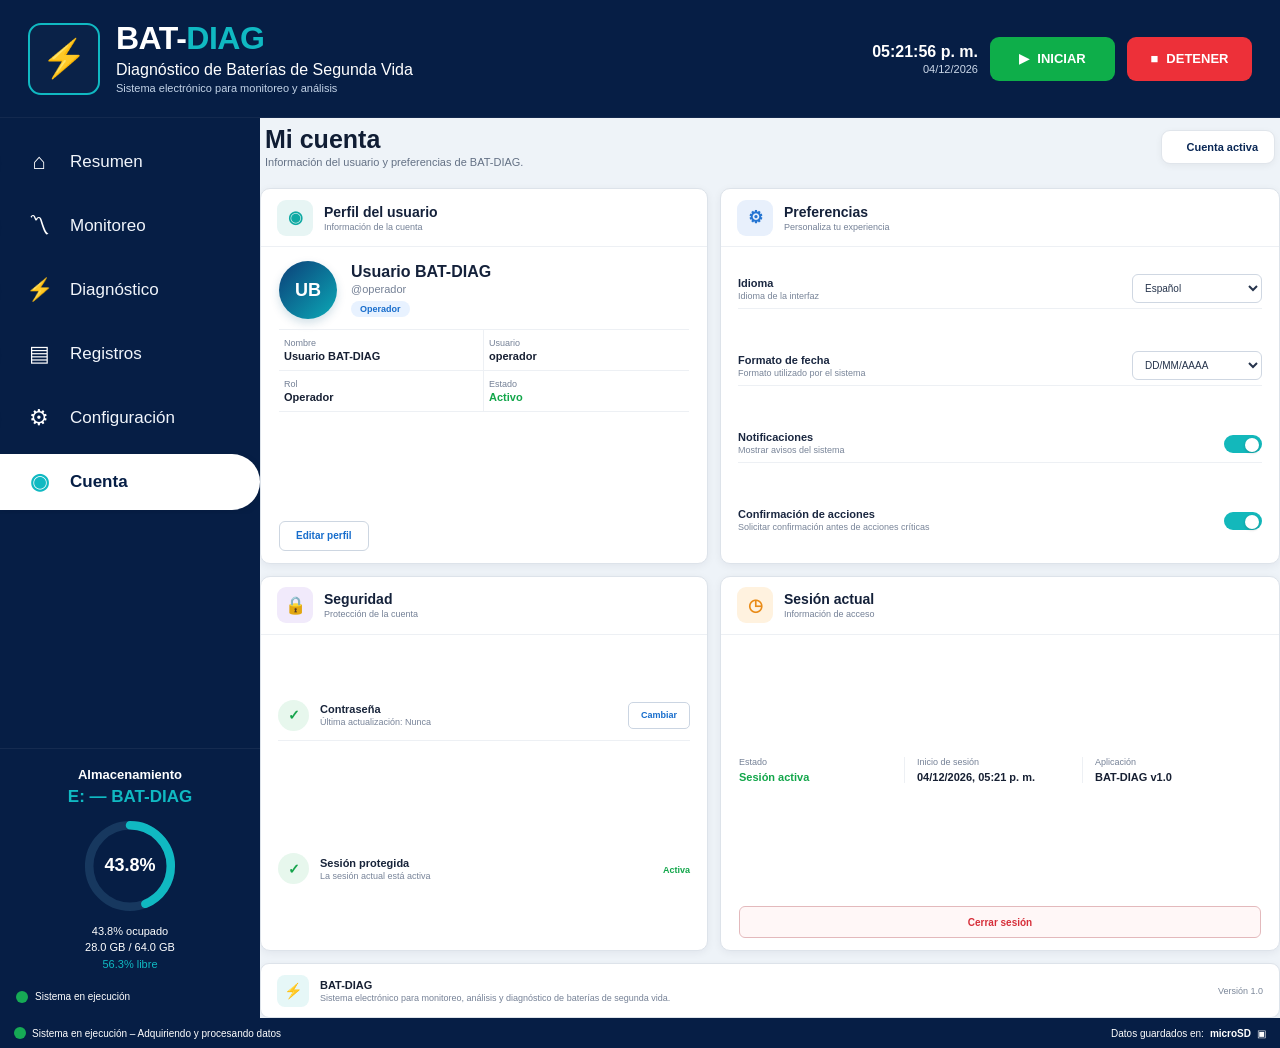
<file: pages/cuenta.html>
<!DOCTYPE html>

<html lang="es">
<head>
<meta charset="utf-8"/>
<meta content="width=device-width, initial-scale=1.0" name="viewport"/>
<title>BAT-DIAG | Cuenta</title>
<link href="../css/common.css" rel="stylesheet"/>
<link href="../css/cuenta.css" rel="stylesheet"/>
</head>
<body>
<!-- =====================================================
         HEADER
    ====================================================== -->
<header class="common-header"><div class="common-header-brand"><div class="common-header-logo">⚡</div><div class="common-header-title"><h1>BAT-<span>DIAG</span></h1><p>Diagnóstico de Baterías de Segunda Vida</p><small>Sistema electrónico para monitoreo y análisis</small></div></div><div class="common-header-actions"><div class="common-header-clock"><strong id="current-time">10:35:42 AM</strong><span id="current-date">15/05/2025</span></div><button class="common-btn-start" id="btn-start" type="button"><span>▶</span><span>INICIAR</span></button><button class="common-btn-stop" id="btn-stop" type="button"><span>■</span><span>DETENER</span></button></div></header>
<!-- =====================================================
         APLICACIÓN
    ====================================================== -->
<div class="common-app">
<!-- =================================================
             SIDEBAR
        ================================================== -->

<!-- =================================================
             CONTENIDO CUENTA
        ================================================== -->

<div class="common-body"><aside class="common-sidebar">
<nav class="common-sidebar-menu">
<a class="common-menu-item" href="../index.html">
<span class="common-menu-icon">
                        ⌂
                    </span>
<span>
                        Resumen
                    </span>
</a>
<a class="common-menu-item" href="monitoreo.html">
<span class="common-menu-icon">
                        〽
                    </span>
<span>
                        Monitoreo
                    </span>
</a>
<a class="common-menu-item" href="diagnostico.html">
<span class="common-menu-icon">
                        ⚡
                    </span>
<span>
                        Diagnóstico
                    </span>
</a>
<a class="common-menu-item" href="registros.html">
<span class="common-menu-icon">
                        ▤
                    </span>
<span>
                        Registros
                    </span>
</a>
<a class="common-menu-item" href="configuracion.html">
<span class="common-menu-icon">
                        ⚙
                    </span>
<span>
                        Configuración
                    </span>
</a>
<a class="common-menu-item active" href="cuenta.html">
<span class="common-menu-icon">
                        ◉
                    </span>
<span>
                        Cuenta
                    </span>
</a>
</nav>
<!-- ALMACENAMIENTO -->
<section class="common-sidebar-storage"><h3 class="common-storage-title">Almacenamiento</h3><strong class="common-storage-name">E: — BAT-DIAG</strong><div class="common-storage-circle"><svg aria-hidden="true" class="common-storage-ring" viewBox="0 0 120 120"><circle class="common-storage-ring-background" cx="60" cy="60" r="48"></circle><circle class="common-storage-ring-progress" cx="60" cy="60" r="48" style="stroke-dashoffset: 169.49;"></circle></svg><span class="common-storage-value">43.8%</span></div><div class="common-storage-used">43.8% ocupado</div><div class="common-storage-capacity">28.0 GB / 64.0 GB</div><div class="common-storage-free">56.3% libre</div></section>
<div class="common-sidebar-footer"><span class="common-status-dot"></span><span>Sistema en ejecución</span></div></aside><main class="common-main account-content">
<!-- =================================================
                 ENCABEZADO
            ================================================== -->
<section class="account-header">
<div>
<h2>
                        Mi cuenta
                    </h2>
<p>
                        Información del usuario y preferencias
                        de BAT-DIAG.
                    </p>
</div>
<div class="account-status">
<span class="status-dot"></span>

                    Cuenta activa

                </div>
</section>
<!-- =================================================
                 GRID PRINCIPAL
            ================================================== -->
<section class="account-grid">
<!-- =================================================
                     PERFIL
                ================================================== -->
<article class="account-card profile-card">
<div class="account-card-title">
<span class="title-icon profile-icon">
                            ◉
                        </span>
<div>
<h3>
                                Perfil del usuario
                            </h3>
<p>
                                Información de la cuenta
                            </p>
</div>
</div>
<div class="profile-body">
<div class="avatar">
                            SA
                        </div>
<div class="profile-info">
<h3>
                                Usuario BAT-DIAG
                            </h3>
<p class="username">
                                @usuario
                            </p>
<span class="role-badge">
                                Operador
                            </span>
</div>
</div>
<div class="profile-details">
<div class="detail">
<span>
                                Nombre
                            </span>
<strong>
                                Usuario BAT-DIAG
                            </strong>
</div>
<div class="detail">
<span>
                                Usuario
                            </span>
<strong>
                                operador
                            </strong>
</div>
<div class="detail">
<span>
                                Rol
                            </span>
<strong>
                                Operador
                            </strong>
</div>
<div class="detail">
<span>
                                Estado
                            </span>
<strong class="green-text">
                                Activo
                            </strong>
</div>
</div>
<button class="secondary-button" type="button">
                        Editar perfil
                    </button>
</article>
<!-- =================================================
                     PREFERENCIAS
                ================================================== -->
<article class="account-card preferences-card">
<div class="account-card-title">
<span class="title-icon preferences-icon">
                            ⚙
                        </span>
<div>
<h3>
                                Preferencias
                            </h3>
<p>
                                Personaliza tu experiencia
                            </p>
</div>
</div>
<div class="preferences-list">
<div class="preference-row">
<div>
<strong>
                                    Idioma
                                </strong>
<span>
                                    Idioma de la interfaz
                                </span>
</div>
<select>
<option selected="">
                                    Español
                                </option>
<option>
                                    English
                                </option>
</select>
</div>
<div class="preference-row">
<div>
<strong>
                                    Formato de fecha
                                </strong>
<span>
                                    Formato utilizado por el sistema
                                </span>
</div>
<select>
<option selected="">
                                    DD/MM/AAAA
                                </option>
<option>
                                    MM/DD/AAAA
                                </option>
</select>
</div>
<div class="preference-row">
<div>
<strong>
                                    Notificaciones
                                </strong>
<span>
                                    Mostrar avisos del sistema
                                </span>
</div>
<label class="switch">
<input checked="" type="checkbox"/>
<span class="slider"></span>
</label>
</div>
<div class="preference-row">
<div>
<strong>
                                    Confirmación de acciones
                                </strong>
<span>
                                    Solicitar confirmación antes de acciones críticas
                                </span>
</div>
<label class="switch">
<input checked="" type="checkbox"/>
<span class="slider"></span>
</label>
</div>
</div>
</article>
<!-- =================================================
                     SEGURIDAD
                ================================================== -->
<article class="account-card security-card">
<div class="account-card-title">
<span class="title-icon security-icon">
                            🔒
                        </span>
<div>
<h3>
                                Seguridad
                            </h3>
<p>
                                Protección de la cuenta
                            </p>
</div>
</div>
<div class="security-content">
<div class="security-item">
<div class="security-symbol">
                                ✓
                            </div>
<div>
<strong>
                                    Contraseña
                                </strong>
<span>
                                    Última actualización:
                                    Nunca
                                </span>
</div>
<button class="outline-button" type="button">
                                Cambiar
                            </button>
</div>
<div class="security-item">
<div class="security-symbol">
                                ✓
                            </div>
<div>
<strong>
                                    Sesión protegida
                                </strong>
<span>
                                    La sesión actual está activa
                                </span>
</div>
<span class="security-good">
                                Activa
                            </span>
</div>
</div>
</article>
<!-- =================================================
                     SESIÓN
                ================================================== -->
<article class="account-card session-card">
<div class="account-card-title">
<span class="title-icon session-icon">
                            ◷
                        </span>
<div>
<h3>
                                Sesión actual
                            </h3>
<p>
                                Información de acceso
                            </p>
</div>
</div>
<div class="session-data">
<div>
<span>
                                Estado
                            </span>
<strong class="green-text">
                                Sesión activa
                            </strong>
</div>
<div>
<span>
                                Inicio de sesión
                            </span>
<strong>
                                15/05/2025 · 10:30 AM
                            </strong>
</div>
<div>
<span>
                                Aplicación
                            </span>
<strong>
                                BAT-DIAG v1.0
                            </strong>
</div>
</div>
<button class="logout-button" type="button">
                        Cerrar sesión
                    </button>
</article>
</section>
<!-- =================================================
                 INFORMACIÓN INFERIOR
            ================================================== -->
<section class="account-footer-card">
<div class="footer-account-icon">
                    ⚡
                </div>
<div>
<strong>
                        BAT-DIAG
                    </strong>
<p>
                        Sistema electrónico para monitoreo,
                        análisis y diagnóstico de baterías
                        de segunda vida.
                    </p>
</div>
<span class="version">
                    Versión 1.0
                </span>
</section>
</main></div></div>
<!-- =====================================================
         FOOTER
    ====================================================== -->
<footer class="common-bottom-bar"><div class="common-bottom-left"><span class="common-status-dot"></span><span>Sistema en ejecución – Adquiriendo y procesando datos</span></div><div class="common-bottom-right"><span>Datos guardados en:</span><strong>microSD</strong><span>▣</span></div></footer>
<script>
function actualizarReloj() {
    const ahora = new Date();
    const hora = ahora.toLocaleTimeString('es-CO', {
        hour: '2-digit', minute: '2-digit', second: '2-digit'
    });
    const fecha = ahora.toLocaleDateString('es-CO', {
        day: '2-digit', month: '2-digit', year: 'numeric'
    });
    const reloj = document.getElementById('current-time');
    const fechaElemento = document.getElementById('current-date');
    if (reloj) reloj.textContent = hora;
    if (fechaElemento) fechaElemento.textContent = fecha;
}
actualizarReloj();
setInterval(actualizarReloj, 1000);
</script>
<script src="../js/cuenta.js"></script>
</body>
</html>
</file>
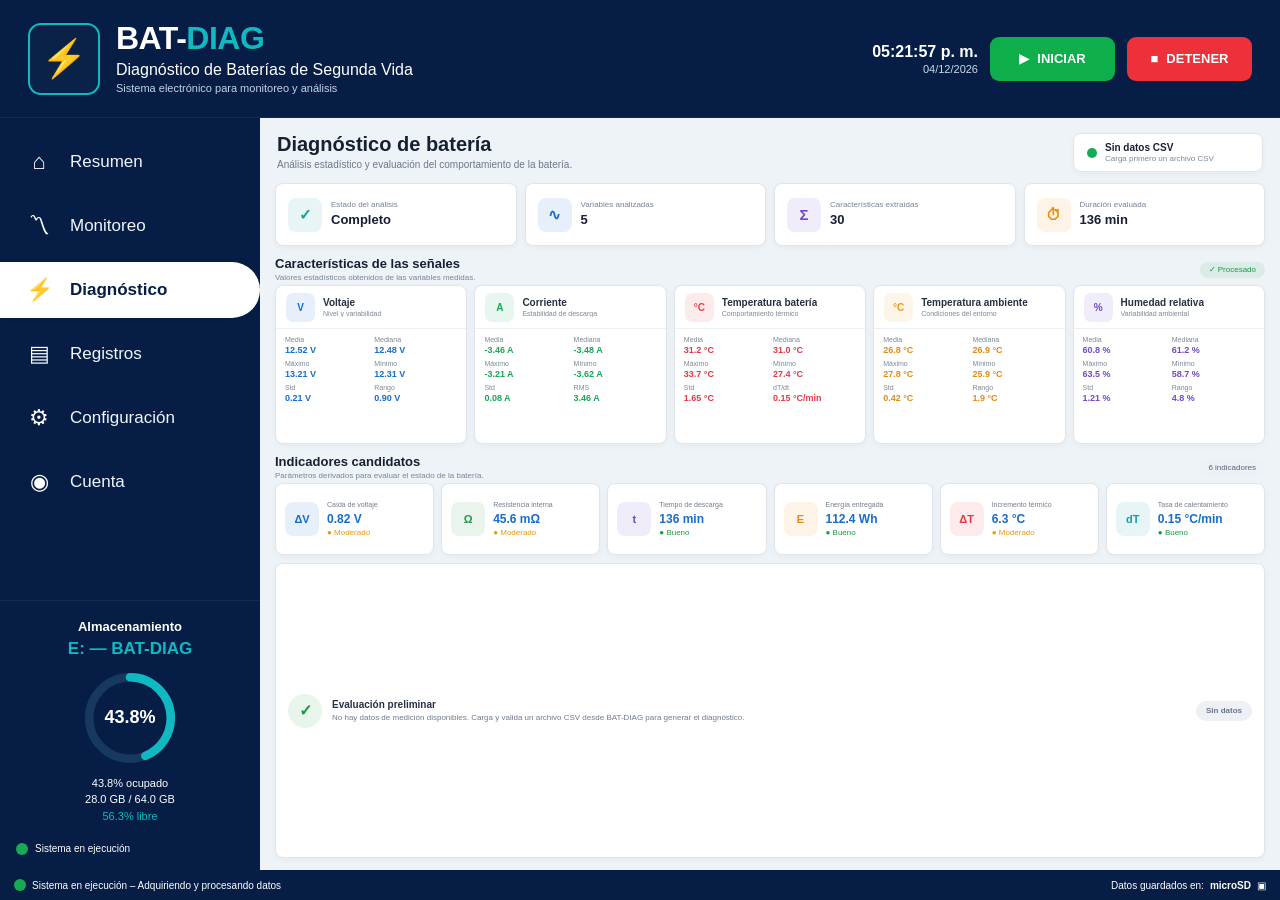
<file: pages/diagnostico.html>
<!DOCTYPE html>
<html lang="es">

<head>

    <meta charset="UTF-8">

    <meta
        name="viewport"
        content="width=device-width, initial-scale=1.0"
    >

    <title>
        BAT-DIAG | Diagnóstico
    </title>

    <!-- =====================================================
         CSS COMPARTIDO
    ====================================================== -->
    <link
        rel="stylesheet"
        href="../css/common.css"
    >

    <!-- =====================================================
         CSS ESPECÍFICO DE DIAGNÓSTICO
    ====================================================== -->
    <link
        rel="stylesheet"
        href="../css/diagnostico.css"
    >

</head>


<body>

    <!-- =====================================================
         APLICACIÓN
    ====================================================== -->

    <div class="common-app">


        <!-- =================================================
             HEADER GLOBAL
        ================================================== -->

        <header class="common-header">

            <!-- MARCA -->

            <div class="common-header-brand">

                <div class="common-header-logo">
                    ⚡
                </div>

                <div class="common-header-title">

                    <h1>
                        BAT-<span>DIAG</span>
                    </h1>

                    <p>
                        Diagnóstico de Baterías de Segunda Vida
                    </p>

                    <small>
                        Sistema electrónico para monitoreo y análisis
                    </small>

                </div>

            </div>


            <!-- CONTROLES -->

            <div class="common-header-actions">

                <!-- RELOJ -->

                <div class="common-header-clock">

                    <strong id="current-time">
                        10:35:42 AM
                    </strong>

                    <span id="current-date">
                        15/05/2025
                    </span>

                </div>


                <!-- INICIAR -->

                <button
                    type="button"
                    class="common-btn-start"
                    id="btn-start"
                >

                    <span>
                        ▶
                    </span>

                    <span>
                        INICIAR
                    </span>

                </button>


                <!-- DETENER -->

                <button
                    type="button"
                    class="common-btn-stop"
                    id="btn-stop"
                >

                    <span>
                        ■
                    </span>

                    <span>
                        DETENER
                    </span>

                </button>

            </div>

        </header>



        <!-- =================================================
             CUERPO
        ================================================== -->

        <div class="common-body">


            <!-- =================================================
                 SIDEBAR
            ================================================== -->

            <aside class="common-sidebar">


                <!-- MENÚ -->

                <nav class="common-sidebar-menu">


                    <!-- RESUMEN -->

                    <a
                        href="../index.html"
                        class="common-menu-item"
                    >

                        <span class="common-menu-icon">
                            ⌂
                        </span>

                        <span>
                            Resumen
                        </span>

                    </a>


                    <!-- MONITOREO -->

                    <a
                        href="monitoreo.html"
                        class="common-menu-item"
                    >

                        <span class="common-menu-icon">
                            〽
                        </span>

                        <span>
                            Monitoreo
                        </span>

                    </a>


                    <!-- DIAGNÓSTICO -->

                    <a
                        href="diagnostico.html"
                        class="common-menu-item active"
                    >

                        <span class="common-menu-icon">
                            ⚡
                        </span>

                        <span>
                            Diagnóstico
                        </span>

                    </a>


                    <!-- REGISTROS -->

                    <a
                        href="registros.html"
                        class="common-menu-item"
                    >

                        <span class="common-menu-icon">
                            ▤
                        </span>

                        <span>
                            Registros
                        </span>

                    </a>


                    <!-- CONFIGURACIÓN -->

                    <a
                        href="configuracion.html"
                        class="common-menu-item"
                    >

                        <span class="common-menu-icon">
                            ⚙
                        </span>

                        <span>
                            Configuración
                        </span>

                    </a>


                    <!-- CUENTA -->

                    <a
                        href="cuenta.html"
                        class="common-menu-item"
                    >

                        <span class="common-menu-icon">
                            ◉
                        </span>

                        <span>
                            Cuenta
                        </span>

                    </a>

                </nav>



                <!-- =================================================
                     ALMACENAMIENTO
                ================================================== -->

                <section class="common-sidebar-storage">

                    <h3 class="common-storage-title">
                        Almacenamiento
                    </h3>

                    <strong class="common-storage-name">
                        E: — BAT-DIAG
                    </strong>


                    <div class="common-storage-circle">

                        <svg
                            class="common-storage-ring"
                            viewBox="0 0 120 120"
                            aria-hidden="true"
                        >

                            <circle
                                class="common-storage-ring-background"
                                cx="60"
                                cy="60"
                                r="48"
                            ></circle>

                            <circle
                                class="common-storage-ring-progress"
                                cx="60"
                                cy="60"
                                r="48"
                                style="stroke-dashoffset: 169.49;"
                            ></circle>

                        </svg>


                        <span class="common-storage-value">
                            43.8%
                        </span>

                    </div>


                    <div class="common-storage-used">
                        43.8% ocupado
                    </div>

                    <div class="common-storage-capacity">
                        28.0 GB / 64.0 GB
                    </div>

                    <div class="common-storage-free">
                        56.3% libre
                    </div>

                </section>



                <!-- ESTADO DEL SISTEMA -->

                <div class="common-sidebar-footer">

                    <span class="common-status-dot"></span>

                    <span>
                        Sistema en ejecución
                    </span>

                </div>

            </aside>



            <!-- =================================================
                 CONTENIDO PRINCIPAL
            ================================================== -->

            <main class="common-main">


                <div class="common-page diagnostic-content">


                    <!-- =================================================
                         CABECERA DEL DIAGNÓSTICO
                    ================================================== -->

                    <section class="diagnostic-header">

                        <div>

                            <h2>
                                Diagnóstico de batería
                            </h2>

                            <p>
                                Análisis estadístico y evaluación del
                                comportamiento de la batería.
                            </p>

                        </div>


                        <div class="diagnostic-status">

                            <span class="status-dot"></span>

                            <div>

                                <strong>
                                    Análisis disponible
                                </strong>

                                <small>
                                    Datos procesados: 136 min
                                </small>

                            </div>

                        </div>

                    </section>



                    <!-- =================================================
                         RESUMEN DEL ANÁLISIS
                    ================================================== -->

                    <section class="analysis-summary">


                        <div class="summary-item">

                            <span class="summary-icon">
                                ✓
                            </span>

                            <div>

                                <small>
                                    Estado del análisis
                                </small>

                                <strong>
                                    Completo
                                </strong>

                            </div>

                        </div>


                        <div class="summary-item">

                            <span class="summary-icon blue">
                                ∿
                            </span>

                            <div>

                                <small>
                                    Variables analizadas
                                </small>

                                <strong>
                                    5
                                </strong>

                            </div>

                        </div>


                        <div class="summary-item">

                            <span class="summary-icon purple">
                                Σ
                            </span>

                            <div>

                                <small>
                                    Características extraídas
                                </small>

                                <strong>
                                    30
                                </strong>

                            </div>

                        </div>


                        <div class="summary-item">

                            <span class="summary-icon orange">
                                ⏱
                            </span>

                            <div>

                                <small>
                                    Duración evaluada
                                </small>

                                <strong>
                                    136 min
                                </strong>

                            </div>

                        </div>

                    </section>



                    <!-- =================================================
                         CARACTERÍSTICAS ESTADÍSTICAS
                    ================================================== -->

                    <section class="characteristics-section">


                        <div class="section-heading">

                            <div>

                                <h3>
                                    Características de las señales
                                </h3>

                                <p>
                                    Valores estadísticos obtenidos de las
                                    variables medidas.
                                </p>

                            </div>

                            <span class="processed-label">
                                ✓ Procesado
                            </span>

                        </div>



                        <div class="characteristics-grid">


                            <!-- =================================================
                                 VOLTAJE
                            ================================================== -->

                            <article class="characteristic-card voltage-characteristic">

                                <div class="characteristic-header">

                                    <span class="characteristic-icon">
                                        V
                                    </span>

                                    <div>

                                        <h4>
                                            Voltaje
                                        </h4>

                                        <small>
                                            Nivel y variabilidad
                                        </small>

                                    </div>

                                </div>


                                <div class="stat-grid">

                                    <div class="stat">
                                        <span>Media</span>
                                        <strong>12.52 V</strong>
                                    </div>

                                    <div class="stat">
                                        <span>Mediana</span>
                                        <strong>12.48 V</strong>
                                    </div>

                                    <div class="stat">
                                        <span>Máximo</span>
                                        <strong>13.21 V</strong>
                                    </div>

                                    <div class="stat">
                                        <span>Mínimo</span>
                                        <strong>12.31 V</strong>
                                    </div>

                                    <div class="stat">
                                        <span>Std</span>
                                        <strong>0.21 V</strong>
                                    </div>

                                    <div class="stat">
                                        <span>Rango</span>
                                        <strong>0.90 V</strong>
                                    </div>

                                </div>

                            </article>



                            <!-- =================================================
                                 CORRIENTE
                            ================================================== -->

                            <article class="characteristic-card current-characteristic">

                                <div class="characteristic-header">

                                    <span class="characteristic-icon">
                                        A
                                    </span>

                                    <div>

                                        <h4>
                                            Corriente
                                        </h4>

                                        <small>
                                            Estabilidad de descarga
                                        </small>

                                    </div>

                                </div>


                                <div class="stat-grid">

                                    <div class="stat">
                                        <span>Media</span>
                                        <strong>-3.46 A</strong>
                                    </div>

                                    <div class="stat">
                                        <span>Mediana</span>
                                        <strong>-3.48 A</strong>
                                    </div>

                                    <div class="stat">
                                        <span>Máximo</span>
                                        <strong>-3.21 A</strong>
                                    </div>

                                    <div class="stat">
                                        <span>Mínimo</span>
                                        <strong>-3.62 A</strong>
                                    </div>

                                    <div class="stat">
                                        <span>Std</span>
                                        <strong>0.08 A</strong>
                                    </div>

                                    <div class="stat">
                                        <span>RMS</span>
                                        <strong>3.46 A</strong>
                                    </div>

                                </div>

                            </article>



                            <!-- =================================================
                                 TEMPERATURA BATERÍA
                            ================================================== -->

                            <article class="characteristic-card battery-characteristic">

                                <div class="characteristic-header">

                                    <span class="characteristic-icon">
                                        °C
                                    </span>

                                    <div>

                                        <h4>
                                            Temperatura batería
                                        </h4>

                                        <small>
                                            Comportamiento térmico
                                        </small>

                                    </div>

                                </div>


                                <div class="stat-grid">

                                    <div class="stat">
                                        <span>Media</span>
                                        <strong>31.2 °C</strong>
                                    </div>

                                    <div class="stat">
                                        <span>Mediana</span>
                                        <strong>31.0 °C</strong>
                                    </div>

                                    <div class="stat">
                                        <span>Máximo</span>
                                        <strong>33.7 °C</strong>
                                    </div>

                                    <div class="stat">
                                        <span>Mínimo</span>
                                        <strong>27.4 °C</strong>
                                    </div>

                                    <div class="stat">
                                        <span>Std</span>
                                        <strong>1.65 °C</strong>
                                    </div>

                                    <div class="stat">
                                        <span>dT/dt</span>
                                        <strong>0.15 °C/min</strong>
                                    </div>

                                </div>

                            </article>



                            <!-- =================================================
                                 TEMPERATURA AMBIENTE
                            ================================================== -->

                            <article class="characteristic-card ambient-characteristic">

                                <div class="characteristic-header">

                                    <span class="characteristic-icon">
                                        °C
                                    </span>

                                    <div>

                                        <h4>
                                            Temperatura ambiente
                                        </h4>

                                        <small>
                                            Condiciones del entorno
                                        </small>

                                    </div>

                                </div>


                                <div class="stat-grid">

                                    <div class="stat">
                                        <span>Media</span>
                                        <strong>26.8 °C</strong>
                                    </div>

                                    <div class="stat">
                                        <span>Mediana</span>
                                        <strong>26.9 °C</strong>
                                    </div>

                                    <div class="stat">
                                        <span>Máximo</span>
                                        <strong>27.8 °C</strong>
                                    </div>

                                    <div class="stat">
                                        <span>Mínimo</span>
                                        <strong>25.9 °C</strong>
                                    </div>

                                    <div class="stat">
                                        <span>Std</span>
                                        <strong>0.42 °C</strong>
                                    </div>

                                    <div class="stat">
                                        <span>Rango</span>
                                        <strong>1.9 °C</strong>
                                    </div>

                                </div>

                            </article>



                            <!-- =================================================
                                 HUMEDAD
                            ================================================== -->

                            <article class="characteristic-card humidity-characteristic">

                                <div class="characteristic-header">

                                    <span class="characteristic-icon">
                                        %
                                    </span>

                                    <div>

                                        <h4>
                                            Humedad relativa
                                        </h4>

                                        <small>
                                            Variabilidad ambiental
                                        </small>

                                    </div>

                                </div>


                                <div class="stat-grid">

                                    <div class="stat">
                                        <span>Media</span>
                                        <strong>60.8 %</strong>
                                    </div>

                                    <div class="stat">
                                        <span>Mediana</span>
                                        <strong>61.2 %</strong>
                                    </div>

                                    <div class="stat">
                                        <span>Máximo</span>
                                        <strong>63.5 %</strong>
                                    </div>

                                    <div class="stat">
                                        <span>Mínimo</span>
                                        <strong>58.7 %</strong>
                                    </div>

                                    <div class="stat">
                                        <span>Std</span>
                                        <strong>1.21 %</strong>
                                    </div>

                                    <div class="stat">
                                        <span>Rango</span>
                                        <strong>4.8 %</strong>
                                    </div>

                                </div>

                            </article>


                        </div>

                    </section>



                    <!-- =================================================
                         INDICADORES CANDIDATOS
                    ================================================== -->

                    <section class="indicators-section">


                        <div class="section-heading">

                            <div>

                                <h3>
                                    Indicadores candidatos
                                </h3>

                                <p>
                                    Parámetros derivados para evaluar el
                                    estado de la batería.
                                </p>

                            </div>

                            <span class="indicator-count">
                                6 indicadores
                            </span>

                        </div>



                        <div class="indicator-grid">


                            <!-- CAÍDA DE VOLTAJE -->

                            <article class="diagnostic-indicator">

                                <div class="indicator-icon blue-indicator">
                                    ΔV
                                </div>

                                <div class="indicator-content">

                                    <small>
                                        Caída de voltaje
                                    </small>

                                    <strong>
                                        0.82 V
                                    </strong>

                                    <span class="indicator-status moderate">
                                        ● Moderado
                                    </span>

                                </div>

                            </article>



                            <!-- RESISTENCIA -->

                            <article class="diagnostic-indicator">

                                <div class="indicator-icon green-indicator">
                                    Ω
                                </div>

                                <div class="indicator-content">

                                    <small>
                                        Resistencia interna
                                    </small>

                                    <strong>
                                        45.6 mΩ
                                    </strong>

                                    <span class="indicator-status moderate">
                                        ● Moderado
                                    </span>

                                </div>

                            </article>



                            <!-- TIEMPO -->

                            <article class="diagnostic-indicator">

                                <div class="indicator-icon purple-indicator">
                                    t
                                </div>

                                <div class="indicator-content">

                                    <small>
                                        Tiempo de descarga
                                    </small>

                                    <strong>
                                        136 min
                                    </strong>

                                    <span class="indicator-status good">
                                        ● Bueno
                                    </span>

                                </div>

                            </article>



                            <!-- ENERGÍA -->

                            <article class="diagnostic-indicator">

                                <div class="indicator-icon orange-indicator">
                                    E
                                </div>

                                <div class="indicator-content">

                                    <small>
                                        Energía entregada
                                    </small>

                                    <strong>
                                        112.4 Wh
                                    </strong>

                                    <span class="indicator-status good">
                                        ● Bueno
                                    </span>

                                </div>

                            </article>



                            <!-- INCREMENTO TÉRMICO -->

                            <article class="diagnostic-indicator">

                                <div class="indicator-icon red-indicator">
                                    ΔT
                                </div>

                                <div class="indicator-content">

                                    <small>
                                        Incremento térmico
                                    </small>

                                    <strong>
                                        6.3 °C
                                    </strong>

                                    <span class="indicator-status moderate">
                                        ● Moderado
                                    </span>

                                </div>

                            </article>



                            <!-- TASA DE CALENTAMIENTO -->

                            <article class="diagnostic-indicator">

                                <div class="indicator-icon cyan-indicator">
                                    dT
                                </div>

                                <div class="indicator-content">

                                    <small>
                                        Tasa de calentamiento
                                    </small>

                                    <strong>
                                        0.15 °C/min
                                    </strong>

                                    <span class="indicator-status good">
                                        ● Bueno
                                    </span>

                                </div>

                            </article>


                        </div>

                    </section>



                    <!-- =================================================
                         CONCLUSIÓN
                    ================================================== -->

                    <section class="diagnostic-conclusion">

                        <div class="conclusion-icon">
                            ✓
                        </div>


                        <div>

                            <strong>
                                Evaluación preliminar
                            </strong>

                            <p>
                                La batería presenta un comportamiento
                                estable durante la prueba, con parámetros
                                térmicos y eléctricos dentro de rangos
                                aceptables.
                            </p>

                        </div>


                        <div class="conclusion-status">
                            Condición moderada
                        </div>

                    </section>


                </div>

            </main>

        </div>



        <!-- =====================================================
             FOOTER
        ====================================================== -->

        <footer class="common-bottom-bar">

            <div class="common-bottom-left">

                <span class="common-status-dot"></span>

                <span>
                    Sistema en ejecución –
                    Adquiriendo y procesando datos
                </span>

            </div>


            <div class="common-bottom-right">

                <span>
                    Datos guardados en:
                </span>

                <strong>
                    microSD
                </strong>

                <span>
                    ▣
                </span>

            </div>

        </footer>


    </div>


    <script src="../js/diagnostico.js"></script>
</body>

</html>
</file>
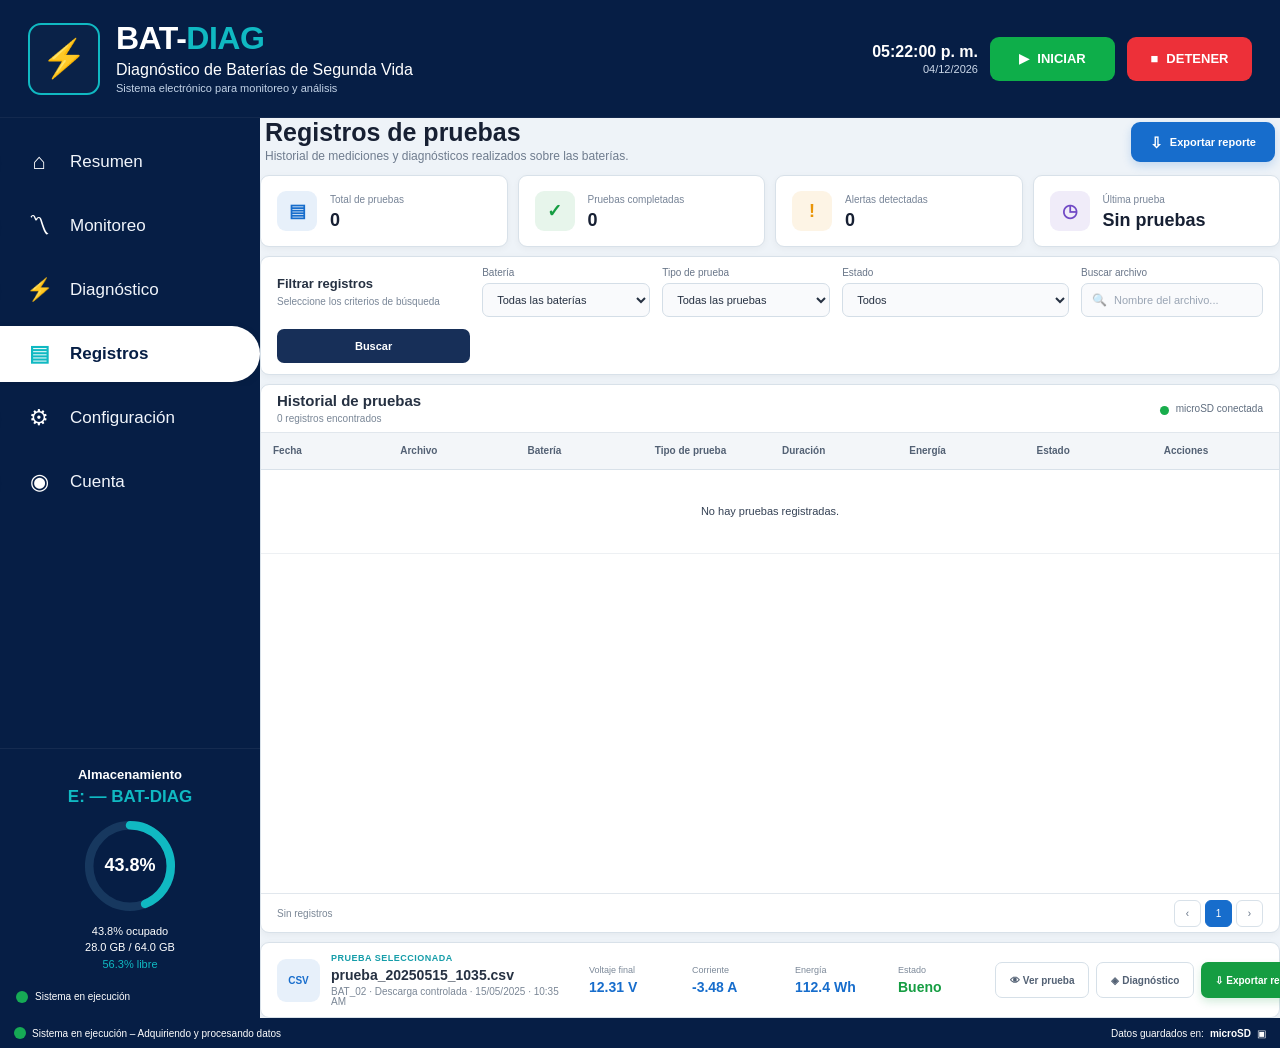
<file: pages/registros.html>
<!DOCTYPE html>

<html lang="es">
<head>
<meta charset="utf-8"/>
<meta content="width=device-width, initial-scale=1.0" name="viewport"/>
<title>BAT-DIAG | Registros</title>
<link href="../css/common.css" rel="stylesheet"/>
<link href="../css/registros.css" rel="stylesheet"/>
</head>
<body>
<!-- =====================================================
         BARRA SUPERIOR
    ====================================================== -->
<header class="common-header"><div class="common-header-brand"><div class="common-header-logo">⚡</div><div class="common-header-title"><h1>BAT-<span>DIAG</span></h1><p>Diagnóstico de Baterías de Segunda Vida</p><small>Sistema electrónico para monitoreo y análisis</small></div></div><div class="common-header-actions"><div class="common-header-clock"><strong id="current-time">10:35:42 AM</strong><span id="current-date">15/05/2025</span></div><button class="common-btn-start" id="btn-start" type="button"><span>▶</span><span>INICIAR</span></button><button class="common-btn-stop" id="btn-stop" type="button"><span>■</span><span>DETENER</span></button></div></header>
<!-- =====================================================
         APLICACIÓN
    ====================================================== -->
<div class="common-app"><div class="common-body"><aside class="common-sidebar">
<nav class="common-sidebar-menu">
<a class="common-menu-item" href="../index.html">
<span class="common-menu-icon">⌂</span>
<span>Resumen</span>
</a>
<a class="common-menu-item" href="monitoreo.html">
<span class="common-menu-icon">〽</span>
<span>Monitoreo</span>
</a>
<a class="common-menu-item" href="diagnostico.html">
<span class="common-menu-icon">⚡</span>
<span>Diagnóstico</span>
</a>
<a class="common-menu-item" href="registros.html">
<span class="common-menu-icon">▤</span>
<span>Registros</span>
</a>
<a class="common-menu-item" href="configuracion.html">
<span class="common-menu-icon">⚙</span>
<span>Configuración</span>
</a>
<a class="common-menu-item" href="cuenta.html"><span class="common-menu-icon">◉</span><span>Cuenta</span></a></nav>
<!-- ALMACENAMIENTO -->
<section class="common-sidebar-storage"><h3 class="common-storage-title">Almacenamiento</h3><strong class="common-storage-name">E: — BAT-DIAG</strong><div class="common-storage-circle"><svg aria-hidden="true" class="common-storage-ring" viewbox="0 0 120 120"><circle class="common-storage-ring-background" cx="60" cy="60" r="48"></circle><circle class="common-storage-ring-progress" cx="60" cy="60" r="48" style="stroke-dashoffset: 169.2;"></circle></svg><span class="common-storage-value">43.8%</span></div><div class="common-storage-used">43.8% ocupado</div><div class="common-storage-capacity">28.0 GB / 64.0 GB</div><div class="common-storage-free">56.3% libre</div></section>
<div class="common-sidebar-footer"><span class="common-status-dot"></span><span>Sistema en ejecución</span></div></aside><main class="common-main record-content">
<!-- CABECERA -->
<section class="record-header">
<div>
<h2>
                        Registros de pruebas
                    </h2>
<p>
                        Historial de mediciones y diagnósticos
                        realizados sobre las baterías.
                    </p>
</div>
<button class="export-all-btn" type="button">
<span>
                        ⇩
                    </span>

                    Exportar reporte

                </button>
</section>
<!-- =================================================
                 RESUMEN
            ================================================== -->
<section class="record-summary">
<div class="record-summary-card">
<div class="record-summary-icon blue">
                        ▤
                    </div>
<div>
<small>
                            Total de pruebas
                        </small>
<strong>
                            24
                        </strong>
</div>
</div>
<div class="record-summary-card">
<div class="record-summary-icon green">
                        ✓
                    </div>
<div>
<small>
                            Pruebas completadas
                        </small>
<strong>
                            18
                        </strong>
</div>
</div>
<div class="record-summary-card">
<div class="record-summary-icon orange">
                        !
                    </div>
<div>
<small>
                            Alertas detectadas
                        </small>
<strong>
                            6
                        </strong>
</div>
</div>
<div class="record-summary-card">
<div class="record-summary-icon purple">
                        ◷
                    </div>
<div>
<small>
                            Última prueba
                        </small>
<strong>
                            Hoy · 10:35
                        </strong>
</div>
</div>
</section>
<!-- =================================================
                 FILTROS
            ================================================== -->
<section class="filters-panel">
<div class="filter-title">
<strong>
                        Filtrar registros
                    </strong>
<small>
                        Seleccione los criterios de búsqueda
                    </small>
</div>
<div class="filter-control">
<label>
                        Batería
                    </label>
<select>
<option>
                            Todas las baterías
                        </option>
<option>
                            BAT_01
                        </option>
<option selected="">
                            BAT_02
                        </option>
<option>
                            BAT_03
                        </option>
<option>
                            BAT_04
                        </option>
</select>
</div>
<div class="filter-control">
<label>
                        Tipo de prueba
                    </label>
<select>
<option>
                            Todas las pruebas
                        </option>
<option>
                            Descarga controlada
                        </option>
<option>
                            Diagnóstico
                        </option>
</select>
</div>
<div class="filter-control">
<label>
                        Estado
                    </label>
<select>
<option>
                            Todos
                        </option>
<option>
                            Bueno
                        </option>
<option>
                            Moderado
                        </option>
<option>
                            Alerta
                        </option>
</select>
</div>
<div class="search-control">
<label>
                        Buscar archivo
                    </label>
<div class="search-box">
<span>
                            🔍
                        </span>
<input placeholder="Nombre del archivo..." type="text"/>
</div>
</div>
<button class="filter-btn" type="button">
                    Buscar
                </button>
</section>
<!-- =================================================
                 HISTORIAL
            ================================================== -->
<section class="record-table-panel">
<div class="table-heading">
<div>
<h3>
                            Historial de pruebas
                        </h3>
<span>
                            24 registros encontrados
                        </span>
</div>
<div class="storage-label">
<span class="storage-dot"></span>

                        microSD conectada

                    </div>
</div>
<div class="table-wrapper">
<table class="record-table">
<thead>
<tr>
<th>Fecha</th>
<th>Archivo</th>
<th>Batería</th>
<th>Tipo de prueba</th>
<th>Duración</th>
<th>Energía</th>
<th>Estado</th>
<th>Acciones</th>
</tr>
</thead>
<tbody>
<!-- REGISTRO 1 -->
<tr class="selected-row">
<td>
<strong>
                                        15/05/2025
                                    </strong>
<small>
                                        10:35 AM
                                    </small>
</td>
<td>
<span class="file-name">
                                        prueba_20250515_1035.csv
                                    </span>
</td>
<td>
<span class="battery-tag">
                                        BAT_02
                                    </span>
</td>
<td>
                                    Descarga controlada
                                </td>
<td>
                                    136 min
                                </td>
<td>
                                    112.4 Wh
                                </td>
<td>
<span class="status good">
                                        ● Bueno
                                    </span>
</td>
<td>
<div class="action-buttons">
<button class="action-btn view" title="Ver prueba" type="button">
                                            👁
                                        </button>
<button class="action-btn analyze" title="Analizar prueba" type="button">
                                            ◈
                                        </button>
<button class="action-btn export" title="Exportar reporte" type="button">
                                            ⇩
                                        </button>
</div>
</td>
</tr>
<!-- REGISTRO 2 -->
<tr>
<td>
<strong>
                                        14/05/2025
                                    </strong>
<small>
                                        09:12 AM
                                    </small>
</td>
<td>
<span class="file-name">
                                        prueba_20250514_0912.csv
                                    </span>
</td>
<td>
<span class="battery-tag">
                                        BAT_01
                                    </span>
</td>
<td>
                                    Descarga controlada
                                </td>
<td>
                                    121 min
                                </td>
<td>
                                    98.7 Wh
                                </td>
<td>
<span class="status moderate">
                                        ● Moderado
                                    </span>
</td>
<td>
<div class="action-buttons">
<button class="action-btn view" title="Ver prueba" type="button">
                                            👁
                                        </button>
<button class="action-btn analyze" title="Analizar prueba" type="button">
                                            ◈
                                        </button>
<button class="action-btn export" title="Exportar reporte" type="button">
                                            ⇩
                                        </button>
</div>
</td>
</tr>
<!-- REGISTRO 3 -->
<tr>
<td>
<strong>
                                        13/05/2025
                                    </strong>
<small>
                                        03:40 PM
                                    </small>
</td>
<td>
<span class="file-name">
                                        prueba_20250513_1540.csv
                                    </span>
</td>
<td>
<span class="battery-tag">
                                        BAT_03
                                    </span>
</td>
<td>
                                    Diagnóstico
                                </td>
<td>
                                    108 min
                                </td>
<td>
                                    91.6 Wh
                                </td>
<td>
<span class="status good">
                                        ● Bueno
                                    </span>
</td>
<td>
<div class="action-buttons">
<button class="action-btn view" title="Ver prueba" type="button">
                                            👁
                                        </button>
<button class="action-btn analyze" title="Analizar prueba" type="button">
                                            ◈
                                        </button>
<button class="action-btn export" title="Exportar reporte" type="button">
                                            ⇩
                                        </button>
</div>
</td>
</tr>
<!-- REGISTRO 4 -->
<tr>
<td>
<strong>
                                        12/05/2025
                                    </strong>
<small>
                                        11:08 AM
                                    </small>
</td>
<td>
<span class="file-name">
                                        prueba_20250512_1108.csv
                                    </span>
</td>
<td>
<span class="battery-tag">
                                        BAT_02
                                    </span>
</td>
<td>
                                    Descarga controlada
                                </td>
<td>
                                    94 min
                                </td>
<td>
                                    72.3 Wh
                                </td>
<td>
<span class="status alert">
                                        ● Alerta
                                    </span>
</td>
<td>
<div class="action-buttons">
<button class="action-btn view" title="Ver prueba" type="button">
                                            👁
                                        </button>
<button class="action-btn analyze" title="Analizar prueba" type="button">
                                            ◈
                                        </button>
<button class="action-btn export" title="Exportar reporte" type="button">
                                            ⇩
                                        </button>
</div>
</td>
</tr>
<!-- REGISTRO 5 -->
<tr>
<td>
<strong>
                                        10/05/2025
                                    </strong>
<small>
                                        02:20 PM
                                    </small>
</td>
<td>
<span class="file-name">
                                        prueba_20250510_1420.csv
                                    </span>
</td>
<td>
<span class="battery-tag">
                                        BAT_04
                                    </span>
</td>
<td>
                                    Descarga controlada
                                </td>
<td>
                                    118 min
                                </td>
<td>
                                    104.8 Wh
                                </td>
<td>
<span class="status good">
                                        ● Bueno
                                    </span>
</td>
<td>
<div class="action-buttons">
<button class="action-btn view" title="Ver prueba" type="button">
                                            👁
                                        </button>
<button class="action-btn analyze" title="Analizar prueba" type="button">
                                            ◈
                                        </button>
<button class="action-btn export" title="Exportar reporte" type="button">
                                            ⇩
                                        </button>
</div>
</td>
</tr>
</tbody>
</table>
</div>
<!-- PAGINACIÓN -->
<div class="table-footer">
<span>
                        Mostrando 1–5 de 24 registros
                    </span>
<div class="pagination">
<button type="button">
                            ‹
                        </button>
<button class="page-active" type="button">
                            1
                        </button>
<button type="button">
                            2
                        </button>
<button type="button">
                            3
                        </button>
<button type="button">
                            4
                        </button>
<button type="button">
                            5
                        </button>
<button type="button">
                            ›
                        </button>
</div>
</div>
</section>
<!-- =================================================
                 PRUEBA SELECCIONADA
            ================================================== -->
<section class="selected-record">
<div class="selected-record-main">
<div class="selected-file-icon">
                        CSV
                    </div>
<div class="selected-record-info">
<span>
                            PRUEBA SELECCIONADA
                        </span>
<h3>
                            prueba_20250515_1035.csv
                        </h3>
<p>
                            BAT_02 · Descarga controlada ·
                            15/05/2025 · 10:35 AM
                        </p>
</div>
</div>
<div class="selected-metrics">
<div>
<small>
                            Voltaje final
                        </small>
<strong>
                            12.31 V
                        </strong>
</div>
<div>
<small>
                            Corriente
                        </small>
<strong>
                            -3.48 A
                        </strong>
</div>
<div>
<small>
                            Energía
                        </small>
<strong>
                            112.4 Wh
                        </strong>
</div>
<div>
<small>
                            Estado
                        </small>
<strong class="metric-good">
                            Bueno
                        </strong>
</div>
</div>
<div class="selected-actions">
<button class="secondary-btn" type="button">
                        👁   Ver prueba
                    </button>
<button class="secondary-btn" type="button">
                        ◈   Diagnóstico
                    </button>
<button class="primary-export-btn" type="button">
                        ⇩   Exportar reporte
                    </button>
</div>
</section>
</main></div></div>
<!-- =====================================================
         PIE DE PÁGINA
    ====================================================== -->
<footer class="common-bottom-bar"><div class="common-bottom-left"><span class="common-status-dot"></span><span>Sistema en ejecución – Adquiriendo y procesando datos</span></div><div class="common-bottom-right"><span>Datos guardados en:</span><strong>microSD</strong><span>▣</span></div></footer>
<script>
function actualizarReloj() {
    const ahora = new Date();

    const hora = ahora.toLocaleTimeString(
        'es-CO',
        {
            hour: '2-digit',
            minute: '2-digit',
            second: '2-digit'
        }
    );

    const fecha = ahora.toLocaleDateString(
        'es-CO',
        {
            day: '2-digit',
            month: '2-digit',
            year: 'numeric'
        }
    );

    const reloj = document.getElementById('current-time');
    const fechaElemento = document.getElementById('current-date');

    if (reloj) {
        reloj.textContent = hora;
    }

    if (fechaElemento) {
        fechaElemento.textContent = fecha;
    }
}

actualizarReloj();
setInterval(actualizarReloj, 1000);
</script>
<script src="../js/registros.js"></script>
<script src="../js/registros-pdf.js"></script>
</body>
</html>
</file>
<file: css/styles.css>
/* =========================================================
   BAT-DIAG
   styles.css
   INTERFAZ PRINCIPAL
========================================================= */


/* =========================================================
   RESET
========================================================= */

* {
    box-sizing: border-box;
    margin: 0;
    padding: 0;
}

html,
body {
    width: 100%;
    height: 100%;
}

html {
    overflow: hidden;
}

body {
    font-family:
        "Segoe UI",
        Arial,
        Helvetica,
        sans-serif;

    background: #eef3f8;
    color: #082653;

    overflow: hidden;
}


/* =========================================================
   VARIABLES DE DISEÑO
========================================================= */

:root {

    --navy: #061e45;
    --navy-dark: #041936;

    --blue: #176dcc;
    --blue-light: #2d7bd4;

    --cyan: #10b9c2;
    --turquoise: #13aaa8;

    --purple: #734cc3;

    --orange: #f48b12;

    --green: #16aa55;
    --red: #ed3b43;
    --yellow: #f2a313;

    --background: #eef3f8;

    --white: #ffffff;

    --border: #d9e1eb;

    --text: #092755;
    --text-soft: #607594;
    --muted: #8997aa;

    --header-height: 118px;

    --sidebar-width: 260px;

    --shadow:
        0 4px 14px rgba(
            8,
            38,
            83,
            0.08
        );
}


/* =========================================================
   SCROLLBAR
========================================================= */

* {
    scrollbar-width: thin;
    scrollbar-color: #aebdce transparent;
}

*::-webkit-scrollbar {
    width: 6px;
    height: 6px;
}

*::-webkit-scrollbar-track {
    background: transparent;
}

*::-webkit-scrollbar-thumb {
    background: #aebdce;
    border-radius: 20px;
}

*::-webkit-scrollbar-thumb:hover {
    background: #8498b0;
}


/* =========================================================
   CONTENEDOR PRINCIPAL
========================================================= */

.app-container {

    width: 100%;
    height: 100vh;

    display: flex;
    flex-direction: column;

    position: relative;

    background:
        var(--background);

    overflow: hidden;
}


/* =========================================================
   CUERPO PRINCIPAL DE LA APLICACIÓN
   Contiene sidebar + dashboard
========================================================= */

.app-body {

    width: 100%;

    flex: 1;
    min-height: 0;

    display: flex;
    flex-direction: row;

    margin-top: var(--header-height);

    overflow: hidden;

    position: relative;
}


/* =========================================================
   HEADER GLOBAL
   AHORA OCUPA TODA LA PARTE SUPERIOR
========================================================= */

.top-header {

    position: absolute;

    top: 0;
    left: 0;
    right: 0;

    width: 100%;

    height: var(--header-height);
    min-height: var(--header-height);

    z-index: 100;

    padding:
        16px 28px;

    background:
        var(--navy);

    color: #ffffff;

    display: flex;

    align-items: center;

    justify-content: space-between;

    gap: 20px;

    border-bottom:
        1px solid
        rgba(
            255,
            255,
            255,
            .05
        );
}


/* =========================================================
   HEADER TITLE
========================================================= */

.header-title {

    min-width: 0;

    display: flex;

    align-items: center;

    gap: 16px;
}


.header-logo {

    width: 72px;
    height: 72px;

    flex-shrink: 0;

    border:
        2px solid
        var(--cyan);

    border-radius: 13px;

    display: flex;

    align-items: center;
    justify-content: center;

    color:
        #ff9c31;

    font-size: 37px;

    background:
        rgba(
            255,
            255,
            255,
            .015
        );
}


.header-title h1 {

    color:
        #ffffff;

    font-size: 32px;

    line-height: 1;

    font-weight: 800;

    letter-spacing:
        -.5px;
}


.header-title h1 span {

    color:
        var(--cyan);
}


.header-title p {

    margin-top: 6px;

    color:
        #ffffff;

    font-size: 16px;
}


.header-title small {

    display: block;

    margin-top: 3px;

    color:
        #c4d4e8;

    font-size: 11px;
}


/* =========================================================
   HEADER ACTIONS
========================================================= */

.header-actions {

    display: flex;

    align-items: center;

    gap: 12px;

    flex-shrink: 0;
}


.header-clock {

    min-width: 105px;

    display: flex;

    flex-direction: column;

    align-items: flex-end;

    gap: 2px;
}


.header-clock strong {

    color:
        #ffffff;

    font-size: 16px;
}


.header-clock span {

    color:
        #cbd8e9;

    font-size: 11px;
}


/* =========================================================
   BOTONES HEADER
========================================================= */

.btn-start,
.btn-stop {

    height: 44px;

    min-width: 125px;

    padding:
        0 18px;

    border: none;

    border-radius: 9px;

    color:
        #ffffff;

    font-size: 13px;

    font-weight: 800;

    cursor: pointer;

    transition:
        filter .18s ease,
        transform .12s ease,
        box-shadow .18s ease;
}


.btn-start {

    background:
        #0eae4a;
}


.btn-stop {

    background:
        #ed3039;
}


.btn-start:hover,
.btn-stop:hover {

    filter:
        brightness(1.07);

    box-shadow:
        0 4px 14px
        rgba(
            0,
            0,
            0,
            .18
        );
}


.btn-start:active,
.btn-stop:active {

    transform:
        scale(.98);
}


/* =========================================================
   SIDEBAR
   AHORA COMIENZA DEBAJO DEL HEADER
========================================================= */

.sidebar {

    width: var(--sidebar-width);
    min-width: var(--sidebar-width);

    height: 100%;

    margin-top: 0;

    background:
        var(--navy);

    color:
        #ffffff;

    display:
        flex;

    flex-direction:
        column;

    position:
        relative;

    overflow:
        hidden;

    z-index:
        20;
}


/* =========================================================
   MENÚ LATERAL
========================================================= */

.sidebar-menu {

    flex:
        1 1 auto;

    padding-top:
        12px;

    overflow-y:
        auto;

    overflow-x:
        hidden;
}


/* =========================================================
   ELEMENTO DEL MENÚ
========================================================= */

.menu-item {

    position:
        relative;

    width:
        100%;

    height:
        64px;

    min-height:
        64px;

    padding:
        0 24px;

    display:
        flex;

    align-items:
        center;

    gap:
        16px;

    color:
        #f1f5fb;

    text-decoration:
        none;

    font-size:
        17px;

    font-weight:
        500;

    overflow:
        hidden;

    transition:
        color .25s ease;
}


/* =========================================================
   EFECTO LÍQUIDO BLANCO
========================================================= */

.menu-item::before {

    content:
        "";

    position:
        absolute;

    z-index:
        0;

    left:
        0;

    top:
        4px;

    bottom:
        4px;

    width:
        100%;

    background:
        #ffffff;

    border-radius:
        0 34px 34px 0;

    transform:
        translateX(
            -102%
        );

    transition:
        transform .30s
        cubic-bezier(
            .22,
            .61,
            .36,
            1
        );

    box-shadow:
        0 2px 9px
        rgba(
            0,
            0,
            0,
            .08
        );
}


/*
 * Cuando se pasa el mouse:
 * la superficie blanca entra
 * suavemente desde la izquierda.
 */

.menu-item:hover::before {

    transform:
        translateX(0);
}


/*
 * Activo permanece blanco.
 */

.menu-item.active::before {

    transform:
        translateX(0);
}


/* =========================================================
   CONTENIDO DEL MENÚ SOBRE LA PÍLDORA
========================================================= */

.menu-item > * {

    position:
        relative;

    z-index:
        2;
}


/* =========================================================
   COLOR AL HACER HOVER
========================================================= */

.menu-item:hover {

    color:
        var(--navy);
}


/* =========================================================
   COLOR ACTIVO
========================================================= */

.menu-item.active {

    color:
        var(--navy);

    font-weight:
        600;
}


/* =========================================================
   ICONOS
========================================================= */

.menu-icon {

    width:
        30px;

    min-width:
        30px;

    height:
        30px;

    display:
        flex;

    align-items:
        center;

    justify-content:
        center;

    font-size:
        22px;

    color:
        #ffffff;

    transition:
        color .25s ease,
        transform .25s ease;
}


.menu-item:hover .menu-icon {

    color:
        var(--cyan);

    transform:
        translateX(2px);
}


.menu-item.active .menu-icon {

    color:
        var(--cyan);
}


/* =========================================================
   TEXTO DEL MENÚ
========================================================= */

.menu-item > span:not(.menu-icon) {

    position:
        relative;

    z-index:
        2;
}


/* =========================================================
   ALMACENAMIENTO SIDEBAR
========================================================= */

.sidebar-storage {

    flex-shrink:
        0;

    padding:
        18px 14px 12px;

    text-align:
        center;

    border-top:
        1px solid
        rgba(
            255,
            255,
            255,
            .06
        );
}


.storage-title {

    color:
        #ffffff;

    font-size:
        13px;

    font-weight:
        700;

    margin-bottom:
        5px;
}


.storage-name {

    display:
        block;

    color:
        var(--cyan);

    font-size:
        17px;

    font-weight:
        800;

    margin-bottom:
        8px;

    white-space:
        nowrap;

    overflow:
        hidden;

    text-overflow:
        ellipsis;
}


/* =========================================================
   CÍRCULO DE ALMACENAMIENTO
========================================================= */

.storage-circle {

    width:
        102px;

    height:
        102px;

    margin:
        0 auto 6px;

    position:
        relative;

    display:
        flex;

    align-items:
        center;

    justify-content:
        center;
}


.storage-ring {

    position:
        absolute;

    inset:
        0;

    width:
        100%;

    height:
        100%;

    transform:
        rotate(-90deg);
}


.storage-ring-background,
.storage-ring-progress {

    fill:
        none;

    stroke-width:
        10;
}


.storage-ring-background {

    stroke:
        #17385f;
}


.storage-ring-progress {

    stroke:
        var(--cyan);

    stroke-linecap:
        round;

    stroke-dasharray:
        301.59;

    stroke-dashoffset:
        301.59;

    transition:
        stroke-dashoffset .5s ease;
}


.storage-circle-value {

    position:
        relative;

    z-index:
        2;

    color:
        #ffffff;

    font-size:
        18px;

    font-weight:
        800;
}


.storage-used,
.storage-capacity,
.storage-free {

    color:
        #ffffff;

    font-size:
        11px;

    line-height:
        1.5;
}


.storage-free {

    color:
        var(--cyan);
}


/* =========================================================
   FOOTER SIDEBAR
========================================================= */

.sidebar-footer {

    min-height:
        34px;

    flex-shrink:
        0;

    padding:
        0 16px 9px;

    display:
        flex;

    align-items:
        center;

    gap:
        7px;

    color:
        #ffffff;

    font-size:
        10px;
}


.status-dot {

    width:
        12px;

    height:
        12px;

    min-width:
        12px;

    border-radius:
        50%;

    background:
        var(--green);

    display:
        inline-block;
}


.status-dot.large {

    width:
        15px;

    height:
        15px;

    min-width:
        15px;
}


/* =========================================================
   CONTENIDO PRINCIPAL
========================================================= */

.main-content {

    flex:
        1;

    min-width:
        0;

    min-height:
        0;

    height:
        100%;

    margin-top:
        0;

    display:
        flex;

    flex-direction:
        column;

    background:
        var(--background);

    overflow:
        hidden;
}


/* =========================================================
   DASHBOARD
========================================================= */

.dashboard {

    flex:
        1;

    min-height:
        0;

    padding:
        10px;

    overflow-y:
        auto;

    overflow-x:
        hidden;
}


/* =========================================================
   FILA SUPERIOR
========================================================= */

.dashboard-top {

    display:
        grid;

    grid-template-columns:
        minmax(
            235px,
            .78fr
        )
        minmax(
            320px,
            1fr
        )
        minmax(
            500px,
            1.75fr
        );

    gap:
        10px;

    min-width:
        0;
}


/* =========================================================
   FILA INFERIOR
========================================================= */

.dashboard-bottom {

    display:
        grid;

    grid-template-columns:
        minmax(
            0,
            2.15fr
        )
        minmax(
            315px,
            1fr
        );

    gap:
        10px;

    margin-top:
        10px;

    min-width:
        0;

    min-height:
        0;
}


/* =========================================================
   PANELES
========================================================= */

.panel {

    min-width:
        0;

    min-height:
        0;

    background:
        #ffffff;

    border:
        1px solid
        var(--border);

    border-radius:
        10px;

    box-shadow:
        var(--shadow);

    overflow:
        hidden;
}


/* =========================================================
   CABECERAS
========================================================= */

.panel-header {

    height:
        50px;

    min-height:
        50px;

    padding:
        0 16px;

    display:
        flex;

    align-items:
        center;

    gap:
        8px;

    color:
        #ffffff;
}


.panel-header h2 {

    min-width:
        0;

    font-size:
        15px;

    font-weight:
        800;

    white-space:
        nowrap;

    overflow:
        hidden;

    text-overflow:
        ellipsis;
}


.panel-header h2 small {

    font-size:
        10px;

    font-weight:
        700;
}


.panel-header-green {

    background:
        var(--turquoise);
}


.panel-header-blue {

    background:
        #2878d1;
}


.panel-header-purple {

    background:
        var(--purple);
}


.panel-header-cyan {

    background:
        #149eaa;
}


.panel-header-orange {

    background:
        #f2870d;
}


.panel-symbol {

    font-size:
        18px;

    flex-shrink:
        0;
}


/* =========================================================
   ESTADO DEL SISTEMA
========================================================= */

.system-body {

    padding:
        12px 17px;

    max-height:
        380px;

    overflow-y:
        auto;
}


.system-status-row {

    min-height:
        30px;

    display:
        flex;

    align-items:
        center;

    gap:
        9px;
}


.system-status-row strong {

    color:
        #12233d;

    font-size:
        14px;

    overflow-wrap:
        anywhere;
}


.system-divider {

    border-top:
        1px solid
        #e0e5ec;

    margin:
        8px 0;
}


.system-data {

    min-width:
        0;
}


.data-label {

    display:
        block;

    color:
        #71819a;

    font-size:
        10px;

    margin-bottom:
        3px;
}


.elapsed-value {

    display:
        block;

    color:
        #0968c9;

    font-size:
        22px;

    line-height:
        1.05;

    font-weight:
        800;

    overflow-wrap:
        anywhere;
}


.file-name {

    display:
        block;

    color:
        #13233d;

    font-size:
        13px;

    line-height:
        1.3;

    overflow-wrap:
        anywhere;

    word-break:
        break-word;
}


.storage-inline-name {

    display:
        block;

    color:
        #1269cc;

    font-size:
        15px;

    font-weight:
        800;

    overflow-wrap:
        anywhere;
}


/* =========================================================
   PROGRESO STORAGE
========================================================= */

.storage-progress {

    width:
        100%;

    height:
        9px;

    margin-top:
        6px;

    background:
        #e2e7ee;

    border-radius:
        20px;

    overflow:
        hidden;
}


.storage-progress-bar {

    width:
        0%;

    height:
        100%;

    background:
        #16b34f;

    border-radius:
        inherit;

    transition:
        width .5s ease;
}


.storage-inline-info {

    display:
        flex;

    justify-content:
        space-between;

    gap:
        8px;

    margin-top:
        4px;

    color:
        #607594;

    font-size:
        10px;
}


/* =========================================================
   VARIABLES MEDIDAS
========================================================= */

.variables-body {

    padding:
        2px 16px;

    max-height:
        380px;

    overflow-y:
        auto;
}


.variable-row {

    min-height:
        57px;

    display:
        grid;

    grid-template-columns:
        42px
        minmax(
            100px,
            1fr
        )
        auto;

    align-items:
        center;

    gap:
        12px;

    border-bottom:
        1px solid
        #e1e7ee;
}


.variable-row:last-child {

    border-bottom:
        none;
}


.variable-icon {

    width:
        38px;

    height:
        38px;

    border-radius:
        50%;

    display:
        flex;

    align-items:
        center;

    justify-content:
        center;

    font-size:
        15px;

    font-weight:
        700;

    border:
        2px solid;
}


.voltage-icon {

    color:
        #176dcc;

    border-color:
        #176dcc;
}


.current-icon {

    color:
        #0cab54;

    border-color:
        #0cab54;
}


.battery-temp-icon {

    color:
        #ed3039;

    border-color:
        #ed3039;
}


.ambient-temp-icon {

    color:
        #ee8b00;

    border-color:
        #ee8b00;
}


.humidity-icon {

    color:
        #7545c5;

    border-color:
        #7545c5;
}


.variable-name {

    min-width:
        0;

    color:
        #112a4f;

    font-size:
        13px;

    white-space:
        nowrap;

    overflow:
        hidden;

    text-overflow:
        ellipsis;
}


.variable-value {

    color:
        #1267c8;

    font-size:
        15px;

    font-weight:
        800;

    white-space:
        nowrap;
}


/* =========================================================
   INDICADORES
========================================================= */

.indicators-body {

    padding:
        10px 12px;
}


.indicator-grid {

    display:
        grid;

    grid-template-columns:
        repeat(
            3,
            minmax(
                0,
                1fr
            )
        );

    gap:
        8px;
}


.indicator-card {

    min-width:
        0;

    min-height:
        95px;

    border:
        1px solid
        #dce3eb;

    border-radius:
        8px;

    padding:
        10px 11px;

    display:
        flex;

    flex-direction:
        column;

    justify-content:
        space-between;

    overflow:
        hidden;
}


.indicator-title {

    color:
        #657691;

    font-size:
        10px;

    line-height:
        1.25;

    min-height:
        26px;
}


.indicator-value {

    display:
        block;

    font-size:
        22px;

    line-height:
        1;

    white-space:
        nowrap;

    overflow:
        hidden;

    text-overflow:
        ellipsis;
}


.indicator-value.blue {

    color:
        #166acb;
}


.indicator-value.green {

    color:
        #419b39;
}


.indicator-value.purple {

    color:
        #5428a8;
}


.indicator-value.orange {

    color:
        #ed8a00;
}


.indicator-value.red {

    color:
        #ed3039;
}


.indicator-status {

    font-size:
        9px;

    color:
        #ee9200;
}


.indicator-footer {

    margin-top:
        7px;

    display:
        flex;

    align-items:
        center;

    gap:
        6px;

    color:
        #637591;

    font-size:
        9px;

    line-height:
        1.3;
}


/* =========================================================
   PANEL DE GRÁFICA
========================================================= */

.chart-panel {

    min-height:
        360px;

    display:
        flex;

    flex-direction:
        column;
}


.chart-controls {

    min-height:
        48px;

    padding:
        7px 16px;

    display:
        flex;

    align-items:
        center;

    gap:
        12px;

    flex-wrap:
        wrap;

    border-bottom:
        1px solid
        #e4e9ef;
}


.chart-controls label {

    color:
        #112c53;

    font-size:
        11px;

    white-space:
        nowrap;
}


.chart-select {

    height:
        32px;

    min-width:
        165px;

    padding:
        0 9px;

    border:
        1px solid
        #ccd7e4;

    border-radius:
        6px;

    background:
        #ffffff;

    color:
        #102c54;

    font-size:
        11px;

    outline:
        none;
}


.chart-select:focus {

    border-color:
        #2678cf;

    box-shadow:
        0 0 0 2px
        rgba(
            38,
            120,
            207,
            .12
        );
}


.checkbox-option {

    display:
        flex;

    align-items:
        center;

    gap:
        5px;
}


.checkbox-option input {

    accent-color:
        #1474d0;
}


/* =========================================================
   CANVAS
========================================================= */

.chart-container {

    position:
        relative;

    flex:
        1;

    min-height:
        250px;

    padding:
        8px 12px 10px;

    overflow:
        hidden;
}


#main-chart {

    display:
        block;

    width:
        100%;

    height:
        100%;

    min-height:
        230px;
}


.chart-loading {

    position:
        absolute;

    inset:
        0;

    display:
        flex;

    align-items:
        center;

    justify-content:
        center;

    color:
        #8190a4;

    font-size:
        12px;

    background:
        rgba(
            255,
            255,
            255,
            .55
        );

    pointer-events:
        none;

    transition:
        opacity .2s ease;
}


.chart-loading.hidden {

    display:
        none;
}


/* =========================================================
   COLUMNA DERECHA
========================================================= */

.right-column {

    min-width:
        0;

    min-height:
        360px;

    display:
        grid;

    grid-template-rows:
        minmax(
            130px,
            auto
        )
        minmax(
            190px,
            1fr
        );

    gap:
        10px;
}


/* =========================================================
   INFORMACIÓN DE BATERÍA
========================================================= */

.battery-info-body {

    padding:
        5px 17px;

    max-height:
        100%;

    overflow-y:
        auto;
}


.battery-info-row {

    min-height:
        25px;

    display:
        grid;

    grid-template-columns:
        minmax(
            110px,
            1fr
        )
        minmax(
            100px,
            auto
        );

    gap:
        8px;

    align-items:
        center;

    font-size:
        10px;
}


.battery-info-row span {

    color:
        #70829c;
}


.battery-info-row strong {

    color:
        #8997aa;

    text-align:
        right;

    white-space:
        nowrap;
}


/* =========================================================
   EVENTOS
========================================================= */

.events-body {

    max-height:
        250px;

    overflow-y:
        auto;

    padding:
        4px 17px 7px;
}


.event-row {

    min-height:
        28px;

    display:
        grid;

    grid-template-columns:
        70px
        minmax(
            0,
            1fr
        );

    gap:
        7px;

    align-items:
        center;

    font-size:
        10px;
}


.event-row strong {

    color:
        #126bc9;

    white-space:
        nowrap;
}


.event-row span {

    color:
        #253d60;

    min-width:
        0;

    overflow:
        hidden;

    text-overflow:
        ellipsis;

    white-space:
        nowrap;
}


/* =========================================================
   BARRA INFERIOR
========================================================= */

.bottom-status-bar {

    height:
        28px;

    min-height:
        28px;

    flex-shrink:
        0;

    background:
        var(--navy);

    color:
        #ffffff;

    display:
        flex;

    align-items:
        center;

    justify-content:
        space-between;

    padding:
        0 13px;

    font-size:
        9px;
}


.bottom-status-left,
.bottom-status-right {

    display:
        flex;

    align-items:
        center;

    gap:
        5px;

    min-width:
        0;
}


.bottom-status-bar .status-dot {

    width:
        8px;

    height:
        8px;

    min-width:
        8px;
}


.bottom-status-right strong {

    color:
        var(--cyan);

    max-width:
        200px;

    overflow:
        hidden;

    text-overflow:
        ellipsis;

    white-space:
        nowrap;
}


/* =========================================================
   MODAL DATOS REQUERIDOS
========================================================= */

.data-required-overlay {

    position:
        fixed;

    inset:
        0;

    z-index:
        9999;

    display:
        flex;

    align-items:
        center;

    justify-content:
        center;

    background:
        rgba(
            4,
            25,
            54,
            .78
        );
}


.data-required-modal {

    width:
        min(
            430px,
            calc(
                100% - 30px
            )
        );

    padding:
        30px;

    background:
        #ffffff;

    border-radius:
        14px;

    text-align:
        center;

    box-shadow:
        0 20px 60px
        rgba(
            0,
            0,
            0,
            .25
        );
}


.data-required-icon {

    width:
        55px;

    height:
        55px;

    margin:
        0 auto 15px;

    border-radius:
        12px;

    display:
        flex;

    align-items:
        center;

    justify-content:
        center;

    background:
        #e8f8f8;

    color:
        var(--cyan);

    font-size:
        25px;
}


.data-required-modal h2 {

    color:
        var(--text);

    font-size:
        22px;

    margin-bottom:
        8px;
}


.data-required-modal p {

    color:
        var(--text-soft);

    font-size:
        13px;

    line-height:
        1.5;

    margin-bottom:
        18px;
}


.data-required-modal button {

    width:
        100%;

    height:
        44px;

    border:
        none;

    border-radius:
        8px;

    background:
        var(--cyan);

    color:
        #ffffff;

    font-size:
        13px;

    font-weight:
        800;

    cursor:
        pointer;

    transition:
        filter .18s ease;
}


.data-required-modal button:hover {

    filter:
        brightness(1.07);
}


/* =========================================================
   ESTADOS
========================================================= */

.data-loading {

    opacity:
        .65;
}


.data-ready {

    opacity:
        1;
}


.data-error {

    color:
        #d9303e !important;
}


/* =========================================================
   RESPONSIVE
========================================================= */

@media (max-width: 1450px) {

    :root {

        --header-height:
            108px;

        --sidebar-width:
            240px;
    }


    .top-header {

        height:
            var(--header-height);

        min-height:
            var(--header-height);

        padding:
            12px 22px;
    }


    .header-logo {

        width:
            62px;

        height:
            62px;

        font-size:
            31px;
    }


    .header-title h1 {

        font-size:
            28px;
    }


    .header-title p {

        font-size:
            14px;
    }


    .header-title small {

        font-size:
            10px;
    }


    .menu-item {

        height:
            60px;

        min-height:
            60px;
    }


    .dashboard {

        padding:
            8px;
    }


    .dashboard-top {

        grid-template-columns:
            minmax(
                220px,
                .78fr
            )
            minmax(
                300px,
                1fr
            )
            minmax(
                450px,
                1.7fr
            );
    }


    .panel-header {

        height:
            47px;

        min-height:
            47px;
    }


    .panel-header h2 {

        font-size:
            14px;
    }


    .variable-row {

        min-height:
            54px;
    }


    .variable-icon {

        width:
            36px;

        height:
            36px;
    }


    .variable-value {

        font-size:
            14px;
    }


    .indicator-card {

        min-height:
            88px;
    }


    .indicator-value {

        font-size:
            20px;
    }

}


@media (max-width: 1180px) {

    .dashboard-top {

        grid-template-columns:
            minmax(
                220px,
                1fr
            )
            minmax(
                290px,
                1.25fr
            );
    }


    .indicators-panel {

        grid-column:
            1 / -1;
    }


    .dashboard-bottom {

        grid-template-columns:
            1fr;
    }


    .right-column {

        grid-template-columns:
            1fr 1fr;

        grid-template-rows:
            minmax(
                130px,
                auto
            )
            minmax(
                180px,
                auto
            );
    }

}


@media (max-width: 900px) {

    html,
    body {

        overflow:
            auto;
    }


    .app-container {

        height:
            auto;

        min-height:
            100vh;

        overflow:
            visible;
    }


    .app-body {

        min-height:
            calc(
                100vh -
                var(--header-height)
            );

        overflow:
            visible;
    }


    :root {

        --header-height:
            88px;

        --sidebar-width:
            208px;
    }


    .top-header {

        position:
            fixed;

        height:
            var(--header-height);

        min-height:
            var(--header-height);
    }


    .sidebar {

        position:
            fixed;

        left:
            0;

        top:
            var(--header-height);

        bottom:
            0;

        z-index:
            50;

        height:
            auto;

        margin-top:
            0;
    }


    .main-content {

        margin-left:
            var(--sidebar-width);

        margin-top:
            0;

        height:
            auto;

        min-height:
            calc(
                100vh -
                var(--header-height)
            );

        overflow:
            visible;
    }


    .dashboard {

        overflow:
            visible;
    }


    .dashboard-top {

        grid-template-columns:
            1fr;
    }


    .indicators-panel {

        grid-column:
            auto;
    }


    .right-column {

        grid-template-columns:
            1fr;

        grid-template-rows:
            auto auto;
    }

}


@media (max-width: 650px) {

    :root {

        --sidebar-width:
            68px;

        --header-height:
            76px;
    }


    .sidebar {

        width:
            var(--sidebar-width);

        min-width:
            var(--sidebar-width);

        top:
            var(--header-height);
    }


    .menu-item {

        justify-content:
            center;

        padding:
            0;

        height:
            58px;

        min-height:
            58px;
    }


    .menu-item::before {

        border-radius:
            0 28px 28px 0;
    }


    .menu-item > span:not(.menu-icon) {

        display:
            none;
    }


    .sidebar-storage {

        display:
            none;
    }


    .sidebar-footer span:not(.status-dot) {

        display:
            none;
    }


    .sidebar-footer {

        justify-content:
            center;

        padding-left:
            0;

        padding-right:
            0;
    }


    .main-content {

        margin-left:
            var(--sidebar-width);

        margin-top:
            0;
    }


    .top-header {

        height:
            var(--header-height);

        min-height:
            var(--header-height);

        padding:
            8px 12px;
    }


    .header-title {

        gap:
            9px;
    }


    .header-logo {

        width:
            48px;

        height:
            48px;

        font-size:
            24px;

        border-radius:
            9px;
    }


    .header-title h1 {

        font-size:
            20px;
    }


    .header-title p,
    .header-title small {

        display:
            none;
    }


    .header-clock {

        display:
            none;
    }


    .btn-start,
    .btn-stop {

        min-width:
            70px;

        height:
            34px;

        padding:
            0 7px;

        font-size:
            9px;
    }


    .dashboard {

        padding:
            7px;
    }


    .indicator-grid {

        grid-template-columns:
            1fr 1fr;
    }


    .chart-controls {

        align-items:
            flex-start;
    }


    .chart-select {

        min-width:
            145px;
    }


    .bottom-status-bar {

        height:
            auto;

        min-height:
            32px;

        padding:
            6px 9px;

        flex-wrap:
            wrap;

        gap:
            6px;
    }

}
</file>
<file: css/login.css>
/* =========================================================
   RESET
========================================================= */

* {
    margin: 0;
    padding: 0;
    box-sizing: border-box;
}


/* =========================================================
   BODY
========================================================= */

body {
    font-family: "Segoe UI", Arial, sans-serif;

    width: 100%;
    min-height: 100vh;

    background: #0b203d;

    color: white;

    overflow: hidden;
}


/* =========================================================
   CONTENEDOR PRINCIPAL
========================================================= */

.login-page {
    width: 100vw;
    height: 100vh;

    display: flex;

    background: #0b203d;
}


/* =========================================================
   PANEL LOGIN
   30% DE LA PANTALLA
========================================================= */

.login-panel {
    width: 30%;
    min-width: 390px;
    height: 100vh;

    background:
        linear-gradient(
            145deg,
            #071a35 0%,
            #0a2344 55%,
            #0b294b 100%
        );

    color: white;

    position: relative;

    display: flex;
    flex-direction: column;

    justify-content: space-between;

    padding: 42px 7% 24px;

    overflow: hidden;

    z-index: 5;
}


/* =========================================================
   DECORACIÓN SUTIL DEL PANEL
========================================================= */

.login-panel::before {
    content: "";

    position: absolute;

    width: 420px;
    height: 420px;

    border-radius: 50%;

    left: -310px;
    bottom: -170px;

    border:
        1px solid
        rgba(79, 157, 181, 0.15);

    box-shadow:
        0 0 0 45px rgba(79, 157, 181, 0.025),
        0 0 0 90px rgba(79, 157, 181, 0.018);

    pointer-events: none;
}


.login-panel::after {
    content: "";

    position: absolute;

    width: 250px;
    height: 250px;

    border-radius: 50%;

    right: -180px;
    top: -130px;

    background:
        rgba(60, 125, 151, 0.08);

    pointer-events: none;
}


/* =========================================================
   CONTENIDO LOGIN
========================================================= */

.login-content {
    width: 100%;

    max-width: 340px;

    margin: 0 auto;

    position: relative;

    z-index: 2;

    animation:
        contentAppear
        0.65s
        cubic-bezier(.22, 1, .36, 1);
}


@keyframes contentAppear {

    from {
        opacity: 0;

        transform:
            translateY(18px);
    }

    to {
        opacity: 1;

        transform:
            translateY(0);
    }
}


/* =========================================================
   MARCA
========================================================= */

.brand {
    display: flex;

    align-items: center;

    gap: 11px;

    margin-bottom: 52px;
}


.brand-logo {
    width: 42px;
    height: 42px;

    display: flex;

    align-items: center;
    justify-content: center;

    border:
        2px solid
        #24aeb9;

    border-radius: 10px;

    color: #e7a24c;

    font-size: 23px;

    background:
        rgba(255, 255, 255, 0.025);
}


.brand-name {
    font-size: 21px;

    font-weight: 700;

    letter-spacing: 0.8px;

    color: #f2f5f7;
}


.brand-name span {
    color: #35aeb8;
}


/* =========================================================
   BIENVENIDA
========================================================= */

.welcome {
    margin-bottom: 30px;
}


.eyebrow {
    color: #4baeba;

    font-size: 9px;

    font-weight: 700;

    letter-spacing: 1.8px;

    margin-bottom: 10px;
}


.welcome h1 {
    color: #f4f6f8;

    font-size: 29px;

    line-height: 1.14;

    font-weight: 600;

    letter-spacing: -0.3px;
}


.description {
    color: #aebdca;

    font-size: 12px;

    line-height: 1.5;

    margin-top: 11px;

    max-width: 290px;
}


/* =========================================================
   FORMULARIO
========================================================= */

.login-form {
    display: flex;

    flex-direction: column;

    gap: 15px;
}


/* =========================================================
   INPUT GROUP
========================================================= */

.input-group {
    display: flex;

    flex-direction: column;

    gap: 6px;
}


.input-group label {
    color: #d5dfe7;

    font-size: 11px;

    font-weight: 600;
}


/* =========================================================
   INPUT
========================================================= */

.input-wrapper {
    width: 100%;

    height: 43px;

    display: flex;

    align-items: center;

    background:
        rgba(255, 255, 255, 0.055);

    border:
        1px solid
        rgba(164, 190, 205, 0.22);

    border-radius: 6px;

    transition:
        border-color 0.25s ease,
        background 0.25s ease,
        box-shadow 0.25s ease;
}


.input-wrapper:focus-within {
    background:
        rgba(255, 255, 255, 0.075);

    border-color:
        #3baab5;

    box-shadow:
        0 0 0 3px
        rgba(59, 170, 181, 0.08);
}


.input-icon {
    width: 40px;

    display: flex;

    align-items: center;

    justify-content: center;

    color: #8298aa;

    font-size: 13px;
}


.input-wrapper input {
    flex: 1;

    height: 100%;

    border: none;

    outline: none;

    background: transparent;

    color: white;

    font-size: 11px;
}


.input-wrapper input::placeholder {
    color: #7f92a3;
}


/* =========================================================
   MOSTRAR CONTRASEÑA
========================================================= */

.show-password {
    width: 38px;

    height: 100%;

    border: none;

    outline: none;

    background: transparent;

    color: #8296a7;

    cursor: pointer;

    font-size: 12px;
}


.show-password:hover {
    color: #46aeb8;
}


/* =========================================================
   OPCIONES
========================================================= */

.login-options {
    display: flex;

    align-items: center;

    justify-content: space-between;

    margin-top: -1px;
}


.remember {
    display: flex;

    align-items: center;

    gap: 6px;

    color: #92a4b3;

    font-size: 9px;

    cursor: pointer;
}


.remember input {
    width: 11px;
    height: 11px;

    accent-color: #3baab5;
}


.version {
    color: #647b8d;

    font-size: 8px;
}


/* =========================================================
   BOTÓN
========================================================= */

.login-button {
    width: 100%;

    height: 44px;

    border: none;

    border-radius: 6px;

    background:
        #159eaa;

    color: white;

    display: flex;

    align-items: center;

    justify-content: center;

    gap: 15px;

    font-size: 10px;

    font-weight: 700;

    letter-spacing: 1px;

    cursor: pointer;

    box-shadow:
        0 7px 18px
        rgba(18, 142, 153, 0.18);

    transition:
        transform 0.2s ease,
        background 0.2s ease,
        box-shadow 0.2s ease;
}


.login-button:hover {
    background:
        #18aab6;

    transform:
        translateY(-1px);

    box-shadow:
        0 9px 22px
        rgba(18, 142, 153, 0.24);
}


.login-button:active {
    transform:
        translateY(0);
}


.arrow {
    font-size: 15px;

    transition:
        transform 0.2s ease;
}


.login-button:hover .arrow {
    transform:
        translateX(4px);
}


/* =========================================================
   ESTADO
========================================================= */

.system-status {
    display: flex;

    align-items: center;

    justify-content: center;

    gap: 7px;

    margin-top: 19px;

    color: #748999;

    font-size: 8px;
}


.status-dot {
    width: 6px;
    height: 6px;

    border-radius: 50%;

    background: #35b86b;

    box-shadow:
        0 0 0 3px
        rgba(53, 184, 107, 0.07);
}


/* =========================================================
   FOOTER
========================================================= */

.login-footer {
    position: relative;

    z-index: 2;

    display: flex;

    align-items: center;

    justify-content: center;

    flex-wrap: wrap;

    gap: 5px;

    color: #5f7587;

    font-size: 7px;

    text-align: center;
}


.separator {
    color: #304d61;
}


/* =========================================================
   PANEL DE IMAGEN
   70% DE LA PANTALLA
========================================================= */

.image-panel {
    width: 70%;
    height: 100vh;

    position: relative;

    overflow: hidden;

    background: #d7d4ce;
}


/* =========================================================
   IMAGEN
========================================================= */

.login-image {
    width: 100%;
    height: 100%;

    display: block;

    object-fit: cover;

    object-position: center;

    animation:
        imageAppear
        1s
        ease;
}


@keyframes imageAppear {

    from {
        opacity: 0;

        transform:
            scale(1.025);
    }

    to {
        opacity: 1;

        transform:
            scale(1);
    }
}


/* =========================================================
   CAPA SOBRE LA IMAGEN
   MUY SUTIL PARA NO ALTERAR LA FOTO
========================================================= */

.image-overlay {
    position: absolute;

    inset: 0;

    background:
        linear-gradient(
            90deg,
            rgba(7, 28, 52, 0.22) 0%,
            rgba(7, 28, 52, 0.02) 35%,
            rgba(7, 28, 52, 0.05) 100%
        );

    z-index: 1;
}


/* =========================================================
   TEXTO SOBRE LA IMAGEN
========================================================= */

.image-content {
    position: absolute;

    left: 5%;

    bottom: 10%;

    max-width: 500px;

    color: white;

    z-index: 3;

    text-shadow:
        0 2px 10px
        rgba(0, 0, 0, 0.28);
}


.image-tag {
    display: inline-block;

    padding: 6px 10px;

    margin-bottom: 13px;

    border:
        1px solid
        rgba(255, 255, 255, 0.35);

    border-radius: 4px;

    background:
        rgba(8, 29, 48, 0.30);

    backdrop-filter:
        blur(4px);

    font-size: 9px;

    font-weight: 700;

    letter-spacing: 1.5px;
}


.image-content h2 {
    font-size: 38px;

    line-height: 1.08;

    font-weight: 600;

    margin-bottom: 12px;
}


.image-content p {
    max-width: 390px;

    color:
        rgba(255, 255, 255, 0.92);

    font-size: 12px;

    line-height: 1.5;
}


/* =========================================================
   INDICADOR INFERIOR
========================================================= */

.image-bottom {
    position: absolute;

    left: 5%;
    right: 5%;

    bottom: 30px;

    display: flex;

    align-items: center;

    gap: 12px;

    color:
        rgba(255, 255, 255, 0.78);

    font-size: 8px;

    letter-spacing: 1.7px;

    z-index: 3;
}


.image-line {
    width: 35px;

    height: 2px;

    background:
        #42aeb6;
}


/* =========================================================
   TABLET
========================================================= */

@media (max-width: 1000px) {

    .login-panel {
        width: 35%;

        min-width: 350px;

        padding:
            35px 5% 20px;
    }


    .image-panel {
        width: 65%;
    }


    .welcome h1 {
        font-size: 26px;
    }


    .image-content h2 {
        font-size: 31px;
    }

}


/* =========================================================
   MÓVIL
========================================================= */

@media (max-width: 700px) {

    body {
        overflow: auto;
    }


    .login-page {
        min-height: 100vh;

        height: auto;
    }


    .image-panel {
        display: none;
    }


    .login-panel {
        width: 100%;

        min-width: 0;

        min-height: 100vh;

        height: auto;

        padding:
            35px 28px 20px;
    }


    .login-content {
        max-width: 420px;
    }


    .brand {
        margin-bottom: 45px;
    }

}


/* =========================================================
   PANTALLAS MUY PEQUEÑAS
========================================================= */

@media (max-width: 420px) {

    .login-panel {
        padding:
            28px 22px 18px;
    }


    .brand {
        margin-bottom: 35px;
    }


    .welcome h1 {
        font-size: 25px;
    }


    .description {
        font-size: 11px;
    }


    .login-footer {
        font-size: 7px;
    }

}
</file>
<file: css/diagnostico.css>
/* =========================================================
   BAT-DIAG
   DIAGNOSTICO.CSS

   ESTILOS EXCLUSIVOS DE LA PÁGINA DE DIAGNÓSTICO

   IMPORTANTE:
   - common.css NO se modifica.
   - styles.css NO se modifica.
   - Este archivo complementa common.css.
========================================================= */


/* =========================================================
   CONTENEDOR PRINCIPAL
========================================================= */

.diagnostic-content {

    width: 100%;
    max-width: none;

    margin: 0;

    padding:
        14px 18px 14px;

    display: flex;
    flex-direction: column;

    gap: 8px;

    min-height: 100%;

    overflow: visible;
}


/* =========================================================
   CORRECCIONES DE INTEGRACIÓN CON COMMON.CSS
========================================================= */

.common-body {
    min-height: 0;
}

.common-sidebar {
    min-height: 0;
}

.common-main {
    min-width: 0;
    min-height: 0;
}

.common-page {
    max-width: none;
}


/* =========================================================
   CABECERA
========================================================= */

.diagnostic-header {

    min-height: 45px;

    flex-shrink: 0;

    display: flex;

    align-items: center;

    justify-content: space-between;

    gap: 20px;

    padding:
        0 2px;
}


.diagnostic-header > div:first-child {

    min-width: 0;
}


.diagnostic-header h2 {

    font-size: 20px;

    line-height: 1.05;

    color:
        #172033;

    margin: 0 0 3px 0;

    font-weight: 800;
}


.diagnostic-header p {

    margin: 0;

    font-size: 10px;

    line-height: 1.3;

    color:
        #6d7788;
}


/* =========================================================
   ESTADO DEL ANÁLISIS
========================================================= */

.diagnostic-status {

    min-width: 190px;

    height: 39px;

    padding:
        5px 13px;

    background:
        #ffffff;

    border:
        1px solid #dfe5eb;

    border-radius:
        8px;

    display: flex;

    align-items: center;

    gap: 8px;

    box-shadow:
        0 2px 6px
        rgba(
            0,
            0,
            0,
            0.04
        );

    flex-shrink: 0;
}


.diagnostic-status .status-dot {

    width: 10px;

    height: 10px;

    min-width: 10px;

    border-radius: 50%;

    background:
        #16aa55;

    display: block;
}


.diagnostic-status strong {

    display: block;

    font-size: 10px;

    line-height: 1.1;

    color:
        #172033;
}


.diagnostic-status small {

    display: block;

    font-size: 8px;

    line-height: 1.1;

    color:
        #7c8797;

    margin-top: 2px;
}


/* =========================================================
   RESUMEN DEL ANÁLISIS
========================================================= */

.analysis-summary {

    width: 100%;

    min-height: 63px;

    flex-shrink: 0;

    display: grid;

    grid-template-columns:
        repeat(
            4,
            minmax(0, 1fr)
        );

    gap: 8px;
}


.summary-item {

    min-width: 0;

    background:
        #ffffff;

    border:
        1px solid #e0e5eb;

    border-radius:
        8px;

    display: flex;

    align-items: center;

    gap: 9px;

    padding:
        8px 12px;

    box-shadow:
        0 2px 6px
        rgba(
            0,
            0,
            0,
            0.04
        );
}


.summary-icon {

    width: 34px;

    height: 34px;

    min-width: 34px;

    flex-shrink: 0;

    border-radius:
        8px;

    display: flex;

    align-items: center;

    justify-content: center;

    background:
        rgba(
            20,
            169,
            159,
            0.10
        );

    color:
        #159d91;

    font-size: 15px;

    font-weight:
        bold;
}


.summary-icon.blue {

    color:
        #176dcc;

    background:
        rgba(
            23,
            109,
            204,
            0.10
        );
}


.summary-icon.purple {

    color:
        #7049c5;

    background:
        rgba(
            112,
            73,
            197,
            0.10
        );
}


.summary-icon.orange {

    color:
        #e88b13;

    background:
        rgba(
            232,
            139,
            19,
            0.10
        );
}


.summary-item small {

    display: block;

    font-size: 8px;

    line-height: 1.1;

    color:
        #778293;

    white-space:
        nowrap;

    overflow:
        hidden;

    text-overflow:
        ellipsis;
}


.summary-item strong {

    display: block;

    margin-top: 3px;

    font-size: 13px;

    line-height: 1.1;

    color:
        #172033;

    white-space:
        nowrap;
}


/* =========================================================
   TÍTULOS DE SECCIÓN
========================================================= */

.section-heading {

    min-height: 31px;

    flex-shrink: 0;

    display: flex;

    align-items: center;

    justify-content: space-between;

    gap: 10px;
}


.section-heading > div {

    min-width: 0;
}


.section-heading h3 {

    margin: 0;

    font-size: 13px;

    line-height: 1.1;

    color:
        #172033;

    font-weight:
        800;
}


.section-heading p {

    margin:
        2px 0 0;

    font-size: 8px;

    line-height: 1.2;

    color:
        #7a8495;
}


.processed-label,
.indicator-count {

    flex-shrink: 0;

    padding:
        4px 9px;

    border-radius:
        20px;

    font-size: 8px;

    line-height: 1;

    color:
        #159d42;

    background:
        rgba(
            21,
            157,
            66,
            0.09
        );
}


.indicator-count {

    color:
        #566478;

    background:
        #edf1f5;
}


/* =========================================================
   CARACTERÍSTICAS
========================================================= */

.characteristics-section {

    width: 100%;

    min-height: 190px;

    flex-shrink: 0;
}


.characteristics-grid {

    width: 100%;

    min-height: 159px;

    display: grid;

    grid-template-columns:
        repeat(
            5,
            minmax(0, 1fr)
        );

    gap: 8px;
}


/* =========================================================
   TARJETA DE CARACTERÍSTICA
========================================================= */

.characteristic-card {

    min-width: 0;

    background:
        #ffffff;

    border:
        1px solid #dfe5eb;

    border-radius:
        8px;

    overflow:
        hidden;

    box-shadow:
        0 2px 6px
        rgba(
            0,
            0,
            0,
            0.04
        );
}


/* =========================================================
   CABECERA DE TARJETA
========================================================= */

.characteristic-header {

    height: 43px;

    padding:
        6px 10px;

    display: flex;

    align-items: center;

    gap: 8px;

    border-bottom:
        1px solid #edf0f3;
}


.characteristic-header > div {

    min-width: 0;
}


.characteristic-icon {

    width: 29px;

    height: 29px;

    min-width: 29px;

    flex-shrink: 0;

    border-radius:
        7px;

    display: flex;

    align-items: center;

    justify-content: center;

    font-size: 10px;

    font-weight:
        bold;
}


.characteristic-header h4 {

    margin: 0;

    font-size: 10px;

    line-height: 1.1;

    color:
        #263142;

    white-space:
        nowrap;

    overflow:
        hidden;

    text-overflow:
        ellipsis;
}


.characteristic-header small {

    display: block;

    margin-top: 2px;

    font-size: 7px;

    line-height: 1;

    color:
        #7c8796;

    white-space:
        nowrap;

    overflow:
        hidden;

    text-overflow:
        ellipsis;
}


/* =========================================================
   COLORES DE CARACTERÍSTICAS
========================================================= */

.voltage-characteristic
.characteristic-icon {

    color:
        #176dcc;

    background:
        rgba(
            23,
            109,
            204,
            0.10
        );
}


.current-characteristic
.characteristic-icon {

    color:
        #18a657;

    background:
        rgba(
            24,
            166,
            87,
            0.10
        );
}


.battery-characteristic
.characteristic-icon {

    color:
        #ed3c46;

    background:
        rgba(
            237,
            60,
            70,
            0.10
        );
}


.ambient-characteristic
.characteristic-icon {

    color:
        #e99816;

    background:
        rgba(
            233,
            152,
            22,
            0.10
        );
}


.humidity-characteristic
.characteristic-icon {

    color:
        #7049c5;

    background:
        rgba(
            112,
            73,
            197,
            0.10
        );
}


/* =========================================================
   ESTADÍSTICAS
========================================================= */

.stat-grid {

    padding:
        7px 9px;

    display: grid;

    grid-template-columns:
        repeat(
            2,
            minmax(0, 1fr)
        );

    gap:
        6px 8px;
}


.stat {

    min-width: 0;
}


.stat span {

    display: block;

    font-size: 7px;

    line-height: 1;

    color:
        #7d8795;
}


.stat strong {

    display: block;

    margin-top: 3px;

    font-size: 10px;

    line-height: 1;

    color:
        #176dcc;

    white-space:
        nowrap;

    overflow:
        hidden;

    text-overflow:
        ellipsis;
}


.current-characteristic
.stat strong {

    color:
        #18a657;
}


.battery-characteristic
.stat strong {

    color:
        #e23a44;
}


.ambient-characteristic
.stat strong {

    color:
        #e18b15;
}


.humidity-characteristic
.stat strong {

    color:
        #7049c5;
}


/* =========================================================
   INDICADORES
========================================================= */

.indicators-section {

    width: 100%;

    min-height: 103px;

    flex-shrink: 0;
}


.indicator-grid {

    width: 100%;

    min-height: 72px;

    display: grid;

    grid-template-columns:
        repeat(
            6,
            minmax(0, 1fr)
        );

    gap: 8px;
}


/* =========================================================
   TARJETA INDICADOR
========================================================= */

.diagnostic-indicator {

    min-width: 0;

    background:
        #ffffff;

    border:
        1px solid #dfe5eb;

    border-radius:
        8px;

    padding:
        9px;

    display: flex;

    align-items: center;

    gap: 8px;

    box-shadow:
        0 2px 6px
        rgba(
            0,
            0,
            0,
            0.04
        );

    overflow:
        hidden;
}


/* =========================================================
   ICONOS INDICADORES
========================================================= */

.indicator-icon {

    width: 34px;

    height: 34px;

    min-width: 34px;

    flex-shrink: 0;

    border-radius:
        8px;

    display: flex;

    align-items: center;

    justify-content: center;

    font-size: 11px;

    font-weight:
        bold;
}


.blue-indicator {

    color:
        #176dcc;

    background:
        rgba(
            23,
            109,
            204,
            0.10
        );
}


.green-indicator {

    color:
        #249548;

    background:
        rgba(
            36,
            149,
            72,
            0.10
        );
}


.purple-indicator {

    color:
        #7049c5;

    background:
        rgba(
            112,
            73,
            197,
            0.10
        );
}


.orange-indicator {

    color:
        #e68a10;

    background:
        rgba(
            230,
            138,
            16,
            0.10
        );
}


.red-indicator {

    color:
        #e63841;

    background:
        rgba(
            230,
            56,
            65,
            0.10
        );
}


.cyan-indicator {

    color:
        #159da9;

    background:
        rgba(
            21,
            157,
            169,
            0.10
        );
}


/* =========================================================
   CONTENIDO INDICADOR
========================================================= */

.indicator-content {

    min-width: 0;

    flex: 1;
}


.indicator-content small {

    display: block;

    font-size: 7px;

    line-height: 1.15;

    color:
        #727d8e;

    white-space:
        nowrap;

    overflow:
        hidden;

    text-overflow:
        ellipsis;
}


.indicator-content strong {

    display: block;

    margin-top: 3px;

    font-size: 14px;

    line-height: 1;

    color:
        #176dcc;

    white-space:
        nowrap;

    overflow:
        hidden;

    text-overflow:
        ellipsis;
}


.indicator-status {

    display: block;

    margin-top: 4px;

    font-size: 8px;

    line-height: 1;

    white-space:
        nowrap;
}


.moderate {

    color:
        #e99a08;
}


.good {

    color:
        #159d42;
}


/* =========================================================
   CONCLUSIÓN
========================================================= */

.diagnostic-conclusion {

    width: 100%;

    min-height: 55px;

    flex: 1;

    background:
        #ffffff;

    border:
        1px solid #dfe5eb;

    border-radius:
        8px;

    padding:
        8px 12px;

    display: flex;

    align-items: center;

    gap: 10px;

    box-shadow:
        0 2px 6px
        rgba(
            0,
            0,
            0,
            0.04
        );

    overflow:
        hidden;
}


.conclusion-icon {

    width: 34px;

    height: 34px;

    min-width: 34px;

    flex-shrink: 0;

    border-radius:
        50%;

    background:
        rgba(
            21,
            157,
            66,
            0.10
        );

    color:
        #159d42;

    display: flex;

    align-items: center;

    justify-content: center;

    font-size: 16px;

    font-weight:
        bold;
}


.diagnostic-conclusion > div:nth-child(2) {

    min-width: 0;

    flex: 1;
}


.diagnostic-conclusion strong {

    display: block;

    font-size: 10px;

    line-height: 1.1;

    color:
        #263142;
}


.diagnostic-conclusion p {

    margin:
        3px 0 0;

    font-size: 8px;

    line-height: 1.2;

    color:
        #707b8c;

    white-space:
        nowrap;

    overflow:
        hidden;

    text-overflow:
        ellipsis;
}


.conclusion-status {

    margin-left: auto;

    flex-shrink: 0;

    padding:
        6px 10px;

    border-radius:
        20px;

    background:
        rgba(
            233,
            154,
            8,
            0.10
        );

    color:
        #d78b00;

    font-size: 8px;

    line-height: 1;

    font-weight:
        600;

    white-space:
        nowrap;
}


/* =========================================================
   AJUSTES DEL FOOTER
========================================================= */

.common-bottom-bar {

    flex-shrink: 0;

    height: 30px;

    min-height: 30px;
}


/* =========================================================
   PANTALLAS GRANDES
========================================================= */

@media (min-width: 1600px) {

    .diagnostic-content {

        padding:
            16px 22px 16px;
    }


    .diagnostic-header h2 {

        font-size: 22px;
    }


    .diagnostic-header p {

        font-size: 11px;
    }


    .summary-item strong {

        font-size: 14px;
    }

}


/* =========================================================
   PANTALLAS MEDIANAS
========================================================= */

@media (max-width: 1400px) {

    .diagnostic-content {

        padding:
            12px 15px;
    }


    .characteristics-grid {

        gap: 7px;
    }


    .stat-grid {

        gap:
            5px 6px;
    }


    .stat strong {

        font-size: 9px;
    }


    .indicator-grid {

        gap: 7px;
    }


    .indicator-content strong {

        font-size: 12px;
    }

}


/* =========================================================
   TABLET / ANCHO REDUCIDO
========================================================= */

@media (max-width: 1100px) {

    .diagnostic-content {

        overflow-y: auto;

        padding:
            14px;
    }


    .diagnostic-header {

        min-height: 50px;
    }


    .analysis-summary {

        grid-template-columns:
            repeat(
                2,
                minmax(0, 1fr)
            );
    }


    .characteristics-grid {

        grid-template-columns:
            repeat(
                3,
                minmax(0, 1fr)
            );
    }


    .characteristics-section {

        min-height:
            240px;
    }


    .indicator-grid {

        grid-template-columns:
            repeat(
                3,
                minmax(0, 1fr)
            );
    }


    .indicators-section {

        min-height:
            180px;
    }


    .diagnostic-conclusion {

        min-height:
            65px;

        flex:
            none;
    }

}


/* =========================================================
   PANTALLAS PEQUEÑAS
========================================================= */

@media (max-width: 850px) {

    .diagnostic-content {

        overflow-y:
            auto;

        padding:
            12px;
    }


    .diagnostic-header {

        align-items:
            flex-start;

        flex-direction:
            column;

        gap:
            8px;
    }


    .diagnostic-status {

        width:
            100%;

        min-width:
            0;
    }


    .analysis-summary {

        grid-template-columns:
            repeat(
                2,
                minmax(0, 1fr)
            );
    }


    .characteristics-grid {

        grid-template-columns:
            repeat(
                2,
                minmax(0, 1fr)
            );
    }


    .indicator-grid {

        grid-template-columns:
            repeat(
                2,
                minmax(0, 1fr)
            );
    }


    .diagnostic-conclusion {

        align-items:
            flex-start;

        flex-wrap:
            wrap;

        padding:
            10px;
    }


    .diagnostic-conclusion p {

        white-space:
            normal;
    }


    .conclusion-status {

        margin-left:
            44px;
    }

}


/* =========================================================
   MÓVIL
========================================================= */

@media (max-width: 600px) {

    .diagnostic-content {

        padding:
            10px;
    }


    .analysis-summary {

        grid-template-columns:
            1fr;

        gap:
            7px;
    }


    .summary-item {

        min-height:
            55px;
    }


    .characteristics-grid {

        grid-template-columns:
            1fr;
    }


    .characteristic-card {

        min-height:
            145px;
    }


    .indicator-grid {

        grid-template-columns:
            1fr;
    }


    .diagnostic-indicator {

        min-height:
            65px;
    }


    .diagnostic-conclusion {

        flex-direction:
            column;

        align-items:
            flex-start;
    }


    .conclusion-status {

        margin-left:
            0;
    }

}
</file>
<file: css/common.css>
/* =========================================================
   BAT-DIAG
   common.css
   ESTILOS COMPARTIDOS DE LAS SUBPÁGINAS

   IMPORTANTE:
   Este archivo NO contiene estilos del dashboard/index.
   El dashboard utiliza styles.css.
========================================================= */


/* =========================================================
   VARIABLES
========================================================= */

:root {

    --common-navy: #061e45;
    --common-navy-dark: #041936;

    --common-cyan: #10b9c2;
    --common-cyan-dark: #08a6af;

    --common-blue: #176dcc;

    --common-green: #16aa55;
    --common-red: #ed3b43;
    --common-orange: #f48b12;

    --common-white: #ffffff;

    --common-background: #eef3f8;

    --common-text: #092755;
    --common-text-soft: #607594;
    --common-muted: #8997aa;

    --common-border: #d9e1eb;

    --common-header-height: 118px;

    --common-sidebar-width: 260px;

}


/* =========================================================
   RESET
========================================================= */

* {

    box-sizing: border-box;

    margin: 0;

    padding: 0;

}


html,
body {

    width: 100%;

    min-height: 100%;

}


html {

    overflow-x: hidden;

}


body {

    font-family:
        "Segoe UI",
        Arial,
        Helvetica,
        sans-serif;

    background:
        var(--common-background);

    color:
        var(--common-text);

    overflow-x: hidden;

}


button,
input,
select,
textarea {

    font-family: inherit;

}


button {

    cursor: pointer;

}


a {

    color: inherit;

    text-decoration: none;

}


/* =========================================================
   SCROLLBAR
========================================================= */

* {

    scrollbar-width: thin;

    scrollbar-color:
        #aebdce
        transparent;

}


*::-webkit-scrollbar {

    width: 7px;

    height: 7px;

}


*::-webkit-scrollbar-track {

    background: transparent;

}


*::-webkit-scrollbar-thumb {

    background:
        #aebdce;

    border-radius: 20px;

}


*::-webkit-scrollbar-thumb:hover {

    background:
        #8498b0;

}


/* =========================================================
   CONTENEDOR GENERAL DE SUBPÁGINAS
========================================================= */

.common-app {

    width: 100%;

    min-height: 100vh;

    display: flex;

    flex-direction: column;

    background:
        var(--common-background);

}


/* =========================================================
   HEADER GLOBAL
========================================================= */

.common-header {

    width: 100%;

    height:
        var(--common-header-height);

    min-height:
        var(--common-header-height);

    flex-shrink: 0;

    background:
        var(--common-navy);

    color:
        var(--common-white);

    display: flex;

    align-items: center;

    justify-content: space-between;

    gap: 20px;

    padding:
        16px 28px;

    border-bottom:
        1px solid
        rgba(
            255,
            255,
            255,
            .05
        );

    position: relative;

    z-index: 100;

}


/* =========================================================
   MARCA DEL HEADER
========================================================= */

.common-header-brand {

    min-width: 0;

    display: flex;

    align-items: center;

    gap: 16px;

}


.common-header-logo {

    width: 72px;

    height: 72px;

    min-width: 72px;

    flex-shrink: 0;

    border:
        2px solid
        var(--common-cyan);

    border-radius: 13px;

    display: flex;

    align-items: center;

    justify-content: center;

    color:
        #ff9c31;

    font-size: 37px;

    line-height: 1;

    background:
        rgba(
            255,
            255,
            255,
            .015
        );

}


.common-header-title {

    min-width: 0;

}


.common-header-title h1 {

    color:
        var(--common-white);

    font-size: 32px;

    line-height: 1;

    font-weight: 800;

    letter-spacing:
        -.5px;

}


.common-header-title h1 span {

    color:
        var(--common-cyan);

}


.common-header-title p {

    margin-top: 6px;

    color:
        var(--common-white);

    font-size: 16px;

    line-height: 1.2;

}


.common-header-title small {

    display: block;

    margin-top: 3px;

    color:
        #c4d4e8;

    font-size: 11px;

    line-height: 1.2;

}


/* =========================================================
   ACCIONES DEL HEADER
========================================================= */

.common-header-actions {

    display: flex;

    align-items: center;

    gap: 12px;

    flex-shrink: 0;

}


.common-header-clock {

    min-width: 105px;

    display: flex;

    flex-direction: column;

    align-items: flex-end;

    gap: 2px;

}


.common-header-clock strong {

    color:
        var(--common-white);

    font-size: 16px;

}


.common-header-clock span {

    color:
        #cbd8e9;

    font-size: 11px;

}


/* =========================================================
   BOTONES DEL HEADER
========================================================= */

.common-btn-start,
.common-btn-stop {

    height: 44px;

    min-width: 125px;

    padding:
        0 18px;

    border: none;

    border-radius: 9px;

    color:
        var(--common-white);

    font-size: 13px;

    font-weight: 800;

    cursor: pointer;

    display: inline-flex;

    align-items: center;

    justify-content: center;

    gap: 8px;

    transition:
        filter .18s ease,
        transform .12s ease,
        box-shadow .18s ease;

}


.common-btn-start {

    background:
        #0eae4a;

}


.common-btn-stop {

    background:
        #ed3039;

}


.common-btn-start:hover,
.common-btn-stop:hover {

    filter:
        brightness(1.07);

    box-shadow:
        0 4px 14px
        rgba(
            0,
            0,
            0,
            .18
        );

}


.common-btn-start:active,
.common-btn-stop:active {

    transform:
        scale(.98);

}


/* =========================================================
   ESTRUCTURA INFERIOR
========================================================= */

.common-body {

    width: 100%;

    flex: 1;

    min-height: 0;

    display: flex;

    align-items: stretch;

}


/* =========================================================
   SIDEBAR
========================================================= */

.common-sidebar {

    width:
        var(--common-sidebar-width);

    min-width:
        var(--common-sidebar-width);

    min-height:
        calc(
            100vh -
            var(--common-header-height)
        );

    background:
        var(--common-navy);

    color:
        var(--common-white);

    display:
        flex;

    flex-direction:
        column;

    position:
        relative;

    z-index: 50;

    overflow:
        hidden;

}


/* =========================================================
   MENÚ
========================================================= */

.common-sidebar-menu {

    flex: 1 1 auto;

    min-height: 0;

    padding-top: 12px;

    overflow-y: auto;

    overflow-x: hidden;

}


/* =========================================================
   ELEMENTOS DEL MENÚ
========================================================= */

.common-menu-item {

    position: relative;

    width: 100%;

    height: 64px;

    min-height: 64px;

    padding:
        0 24px;

    display: flex;

    align-items: center;

    gap: 16px;

    color:
        #f1f5fb;

    text-decoration: none;

    font-size: 17px;

    font-weight: 500;

    overflow: hidden;

    transition:
        color .25s ease;

}


/* =========================================================
   EFECTO LÍQUIDO BLANCO
========================================================= */

.common-menu-item::before {

    content: "";

    position: absolute;

    z-index: 0;

    left: 0;

    top: 4px;

    bottom: 4px;

    width: 100%;

    background:
        #ffffff;

    border-radius:
        0 34px 34px 0;

    transform:
        translateX(-102%);

    transition:
        transform .30s
        cubic-bezier(
            .22,
            .61,
            .36,
            1
        );

    box-shadow:
        0 2px 9px
        rgba(
            0,
            0,
            0,
            .08
        );

}


.common-menu-item:hover::before {

    transform:
        translateX(0);

}


.common-menu-item.active::before {

    transform:
        translateX(0);

}


/* =========================================================
   CONTENIDO SOBRE EL EFECTO
========================================================= */

.common-menu-item > * {

    position: relative;

    z-index: 2;

}


/* =========================================================
   COLOR DEL TEXTO
========================================================= */

.common-menu-item:hover {

    color:
        var(--common-navy);

}


.common-menu-item.active {

    color:
        var(--common-navy);

    font-weight: 600;

}


/* =========================================================
   ICONOS
========================================================= */

.common-menu-icon {

    width: 30px;

    min-width: 30px;

    height: 30px;

    display: flex;

    align-items: center;

    justify-content: center;

    font-size: 22px;

    color:
        #ffffff;

    transition:
        color .25s ease,
        transform .25s ease;

}


.common-menu-item:hover
.common-menu-icon {

    color:
        var(--common-cyan);

    transform:
        translateX(2px);

}


.common-menu-item.active
.common-menu-icon {

    color:
        var(--common-cyan);

}


/* =========================================================
   ALMACENAMIENTO
========================================================= */

.common-sidebar-storage {

    flex-shrink: 0;

    padding:
        18px 14px 12px;

    text-align: center;

    border-top:
        1px solid
        rgba(
            255,
            255,
            255,
            .06
        );

}


.common-storage-title {

    color:
        #ffffff;

    font-size: 13px;

    font-weight: 700;

    margin-bottom: 5px;

}


.common-storage-name {

    display: block;

    color:
        var(--common-cyan);

    font-size: 17px;

    font-weight: 800;

    margin-bottom: 8px;

    white-space: nowrap;

    overflow: hidden;

    text-overflow: ellipsis;

}


/* =========================================================
   CÍRCULO DE ALMACENAMIENTO
========================================================= */

.common-storage-circle {

    width: 102px;

    height: 102px;

    margin:
        0 auto 6px;

    position: relative;

    display: flex;

    align-items: center;

    justify-content: center;

}


.common-storage-ring {

    position: absolute;

    inset: 0;

    width: 100%;

    height: 100%;

    transform:
        rotate(-90deg);

}


.common-storage-ring-background,
.common-storage-ring-progress {

    fill: none;

    stroke-width: 10;

}


.common-storage-ring-background {

    stroke:
        #17385f;

}


.common-storage-ring-progress {

    stroke:
        var(--common-cyan);

    stroke-linecap: round;

    stroke-dasharray:
        301.59;

    stroke-dashoffset:
        301.59;

    transition:
        stroke-dashoffset .5s ease;

}


.common-storage-value {

    position: relative;

    z-index: 2;

    color:
        #ffffff;

    font-size: 18px;

    font-weight: 800;

}


/* =========================================================
   DATOS DE ALMACENAMIENTO
========================================================= */

.common-storage-used,
.common-storage-capacity,
.common-storage-free {

    color:
        #ffffff;

    font-size: 11px;

    line-height: 1.5;

}


.common-storage-free {

    color:
        var(--common-cyan);

}


/* =========================================================
   ESTADO INFERIOR DEL SIDEBAR
========================================================= */

.common-sidebar-footer {

    min-height: 34px;

    flex-shrink: 0;

    padding:
        0 16px 9px;

    display: flex;

    align-items: center;

    gap: 7px;

    color:
        #ffffff;

    font-size: 10px;

}


.common-status-dot {

    width: 12px;

    height: 12px;

    min-width: 12px;

    border-radius: 50%;

    background:
        var(--common-green);

    display: inline-block;

}


/* =========================================================
   CONTENIDO DE SUBPÁGINA
========================================================= */

.common-main {

    flex: 1;

    min-width: 0;

    min-height: 0;

    background:
        var(--common-background);

    overflow-x: hidden;

    overflow-y: auto;

}


/* =========================================================
   CONTENEDOR DE SUBPÁGINA
========================================================= */

.common-page {

    width: 100%;

    max-width: 1600px;

    margin:
        0 auto;

    padding:
        24px;

}


/* =========================================================
   ENCABEZADO DE SUBPÁGINA
========================================================= */

.common-page-header {

    width: 100%;

    margin-bottom: 22px;

}


.common-page-label {

    color:
        var(--common-cyan);

    font-size: 13px;

    font-weight: 800;

    letter-spacing:
        1.5px;

    text-transform: uppercase;

    margin-bottom: 6px;

}


.common-page-header h1 {

    color:
        var(--common-navy);

    font-size: 30px;

    line-height: 1.15;

    font-weight: 800;

}


.common-page-header p {

    margin-top: 7px;

    color:
        var(--common-text-soft);

    font-size: 14px;

    line-height: 1.5;

}


/* =========================================================
   TARJETA GENÉRICA DE SUBPÁGINAS
========================================================= */

.common-card {

    width: 100%;

    background:
        #ffffff;

    border:
        1px solid
        var(--common-border);

    border-radius: 10px;

    box-shadow:
        0 4px 14px
        rgba(
            8,
            38,
            83,
            .08
        );

}


/* =========================================================
   TÍTULO DE TARJETA
========================================================= */

.common-card-header {

    min-height: 50px;

    padding:
        0 16px;

    display: flex;

    align-items: center;

    gap: 9px;

    border-bottom:
        1px solid
        var(--common-border);

}


.common-card-header h2 {

    color:
        var(--common-navy);

    font-size: 16px;

    font-weight: 800;

}


.common-card-body {

    padding: 18px;

}


/* =========================================================
   BADGES / ESTADOS
========================================================= */

.common-badge {

    display: inline-flex;

    align-items: center;

    gap: 6px;

    padding:
        6px 10px;

    border-radius: 20px;

    font-size: 11px;

    font-weight: 700;

}


.common-badge-success {

    color:
        #087b3a;

    background:
        #e7f8ee;

}


.common-badge-warning {

    color:
        #9a6200;

    background:
        #fff3d8;

}


.common-badge-danger {

    color:
        #b72b36;

    background:
        #ffebed;

}


.common-badge-info {

    color:
        #1266bd;

    background:
        #eaf3ff;

}


/* =========================================================
   BOTÓN GENERAL DE SUBPÁGINAS
========================================================= */

.common-button {

    min-height: 40px;

    padding:
        0 16px;

    border: none;

    border-radius: 8px;

    display: inline-flex;

    align-items: center;

    justify-content: center;

    gap: 8px;

    background:
        var(--common-cyan);

    color:
        #ffffff;

    font-size: 13px;

    font-weight: 800;

    transition:
        filter .18s ease,
        transform .12s ease;

}


.common-button:hover {

    filter:
        brightness(1.06);

}


.common-button:active {

    transform:
        scale(.98);

}


.common-button-secondary {

    background:
        #e7edf5;

    color:
        var(--common-navy);

}


.common-button-danger {

    background:
        var(--common-red);

}


/* =========================================================
   INPUTS GENERALES
========================================================= */

.common-input,
.common-select,
.common-textarea {

    width: 100%;

    border:
        1px solid
        var(--common-border);

    border-radius: 7px;

    background:
        #ffffff;

    color:
        var(--common-text);

    outline: none;

    font-size: 13px;

    transition:
        border-color .18s ease,
        box-shadow .18s ease;

}


.common-input,
.common-select {

    height: 40px;

    padding:
        0 11px;

}


.common-textarea {

    min-height: 100px;

    padding: 10px 11px;

    resize: vertical;

}


.common-input:focus,
.common-select:focus,
.common-textarea:focus {

    border-color:
        var(--common-cyan);

    box-shadow:
        0 0 0 3px
        rgba(
            16,
            185,
            194,
            .12
        );

}


/* =========================================================
   LABEL
========================================================= */

.common-label {

    display: block;

    margin-bottom: 6px;

    color:
        var(--common-text);

    font-size: 12px;

    font-weight: 700;

}


/* =========================================================
   MENSAJES
========================================================= */

.common-message {

    width: 100%;

    padding:
        11px 13px;

    border-radius: 8px;

    font-size: 12px;

    line-height: 1.45;

}


.common-message-success {

    color:
        #087b3a;

    background:
        #e8f8ef;

    border:
        1px solid
        #c5ecd5;

}


.common-message-warning {

    color:
        #956000;

    background:
        #fff4dd;

    border:
        1px solid
        #f5dfaa;

}


.common-message-error {

    color:
        #b72c38;

    background:
        #ffebed;

    border:
        1px solid
        #f3c8cc;

}


.common-message-info {

    color:
        #1266bd;

    background:
        #eaf3ff;

    border:
        1px solid
        #cfe2fa;

}


/* =========================================================
   FOOTER GENERAL
========================================================= */

.common-bottom-bar {

    width: 100%;

    min-height: 30px;

    padding:
        0 14px;

    background:
        var(--common-navy);

    color:
        #ffffff;

    display: flex;

    align-items: center;

    justify-content: space-between;

    gap: 10px;

    font-size: 10px;

}


.common-bottom-left,
.common-bottom-right {

    display: flex;

    align-items: center;

    gap: 6px;

    min-width: 0;

}


/* =========================================================
   UTILIDADES
========================================================= */

.common-hidden {

    display: none !important;

}


.common-flex {

    display: flex;

}


.common-flex-center {

    display: flex;

    align-items: center;

    justify-content: center;

}


.common-flex-between {

    display: flex;

    align-items: center;

    justify-content: space-between;

}


.common-text-center {

    text-align: center;

}


.common-text-right {

    text-align: right;

}


/* =========================================================
   RESPONSIVE
========================================================= */

@media (max-width: 1200px) {

    :root {

        --common-sidebar-width: 230px;

    }


    .common-header {

        padding:
            14px 20px;

    }


    .common-header-title h1 {

        font-size: 28px;

    }


    .common-header-title p {

        font-size: 14px;

    }


    .common-header-logo {

        width: 62px;

        height: 62px;

        min-width: 62px;

        font-size: 31px;

    }


    .common-page {

        padding: 20px;

    }

}


/* =========================================================
   TABLET
========================================================= */

@media (max-width: 900px) {

    :root {

        --common-sidebar-width: 82px;

        --common-header-height: 88px;

    }


    .common-header {

        height:
            var(--common-header-height);

        min-height:
            var(--common-header-height);

        padding:
            8px 14px;

    }


    .common-header-logo {

        width: 52px;

        height: 52px;

        min-width: 52px;

        font-size: 27px;

    }


    .common-header-title h1 {

        font-size: 23px;

    }


    .common-header-title p,
    .common-header-title small {

        display: none;

    }


    .common-header-clock {

        display: none;

    }


    .common-sidebar {

        width:
            var(--common-sidebar-width);

        min-width:
            var(--common-sidebar-width);

    }


    .common-menu-item {

        justify-content: center;

        padding: 0;

    }


    .common-menu-item > span:not(.common-menu-icon) {

        display: none;

    }


    .common-sidebar-storage {

        padding:
            14px 5px;

    }


    .common-storage-title,
    .common-storage-name,
    .common-storage-used,
    .common-storage-capacity,
    .common-storage-free {

        display: none;

    }


    .common-storage-circle {

        width: 62px;

        height: 62px;

    }


    .common-storage-value {

        font-size: 13px;

    }


    .common-sidebar-footer {

        justify-content: center;

        padding-left: 0;

        padding-right: 0;

    }


    .common-sidebar-footer span:not(.common-status-dot) {

        display: none;

    }


    .common-page {

        padding: 18px;

    }

}


/* =========================================================
   MÓVIL
========================================================= */

@media (max-width: 600px) {

    :root {

        --common-sidebar-width: 64px;

        --common-header-height: 76px;

    }


    .common-header {

        padding:
            7px 10px;

    }


    .common-header-logo {

        width: 48px;

        height: 48px;

        min-width: 48px;

        font-size: 24px;

        border-radius: 9px;

    }


    .common-header-title h1 {

        font-size: 19px;

    }


    .common-header-actions {

        gap: 5px;

    }


    .common-btn-start,
    .common-btn-stop {

        min-width: 68px;

        height: 34px;

        padding:
            0 7px;

        font-size: 9px;

    }


    .common-sidebar {

        width:
            var(--common-sidebar-width);

        min-width:
            var(--common-sidebar-width);

    }


    .common-menu-item {

        height: 56px;

        min-height: 56px;

    }


    .common-menu-icon {

        width: 28px;

        min-width: 28px;

    }


    .common-page {

        padding: 12px;

    }


    .common-page-header h1 {

        font-size: 24px;

    }


    .common-card-body {

        padding: 13px;

    }


    .common-bottom-bar {

        flex-wrap: wrap;

        padding:
            7px 9px;

    }

}
</file>
<file: css/monitoreo.css>
/* =========================================================
   BAT-DIAG
   MONITOREO.CSS
========================================================= */


/* =========================================================
   CONTENIDO DE MONITOREO
========================================================= */

.monitoring-content {

    display: flex;

    flex-direction: column;

    gap: 10px;

    min-height: 0;

    overflow: hidden;
}


/* =========================================================
   CABECERA
========================================================= */

.monitor-header {

    height: 52px;

    flex-shrink: 0;

    display: flex;

    align-items: center;

    justify-content: space-between;

    padding:
        0 4px;
}


.monitor-header h2 {

    font-size: 21px;

    color: #172033;

    line-height: 1.1;

    margin-bottom: 3px;
}


.monitor-header p {

    font-size: 11px;

    color: #697586;
}


/* =========================================================
   ESTADO DE ADQUISICIÓN
========================================================= */

.acquisition-status {

    height: 44px;

    padding:
        6px 14px;

    background: white;

    border:
        1px solid #e1e6ed;

    border-radius: 9px;

    display: flex;

    align-items: center;

    gap: 9px;

    box-shadow:
        0 2px 6px
        rgba(0, 0, 0, 0.04);
}


.acquisition-status .status-dot {

    width: 10px;

    height: 10px;

    background: #18a94b;
}


.acquisition-status strong {

    display: block;

    font-size: 11px;

    color: #172033;
}


.acquisition-status small {

    display: block;

    margin-top: 2px;

    font-size: 9px;

    color: #758195;
}


/* =========================================================
   VALORES ACTUALES
========================================================= */

.monitor-values {

    width: 100%;

    height: 94px;

    flex-shrink: 0;

    display: grid;

    grid-template-columns:
        repeat(
            5,
            minmax(0, 1fr)
        );

    gap: 10px;
}


/* =========================================================
   TARJETA DE VARIABLE
========================================================= */

.monitor-value {

    position: relative;

    min-width: 0;

    background: white;

    border:
        1px solid #e2e7ed;

    border-radius: 9px;

    padding:
        12px 13px;

    display: flex;

    align-items: center;

    gap: 11px;

    overflow: hidden;

    box-shadow:
        0 2px 7px
        rgba(0, 0, 0, 0.05);
}


/* =========================================================
   ICONO
========================================================= */

.value-icon {

    width: 42px;

    height: 42px;

    flex-shrink: 0;

    border-radius: 50%;

    display: flex;

    align-items: center;

    justify-content: center;

    font-size: 15px;

    font-weight: bold;
}


/* =========================================================
   COLORES DE VARIABLES
========================================================= */

.voltage-card .value-icon {

    color: #176dcc;

    border:
        2px solid #176dcc;

    background:
        rgba(23, 109, 204, 0.05);
}


.current-card .value-icon {

    color: #18a657;

    border:
        2px solid #18a657;

    background:
        rgba(24, 166, 87, 0.05);
}


.battery-temp-card .value-icon {

    color: #ed3c46;

    border:
        2px solid #ed3c46;

    background:
        rgba(237, 60, 70, 0.05);
}


.ambient-temp-card .value-icon {

    color: #e99816;

    border:
        2px solid #e99816;

    background:
        rgba(233, 152, 22, 0.05);
}


.humidity-card .value-icon {

    color: #7049c5;

    border:
        2px solid #7049c5;

    background:
        rgba(112, 73, 197, 0.05);
}


/* =========================================================
   INFORMACIÓN DEL VALOR
========================================================= */

.value-info {

    min-width: 0;

    overflow: hidden;
}


.value-info span {

    display: block;

    font-size: 10px;

    color: #697586;

    white-space: nowrap;

    overflow: hidden;

    text-overflow: ellipsis;
}


.value-info strong {

    display: block;

    margin-top: 3px;

    font-size: 19px;

    line-height: 1.1;

    white-space: nowrap;
}


.value-info small {

    display: block;

    margin-top: 4px;

    font-size: 8px;

    color: #8a94a5;

    white-space: nowrap;
}


/* =========================================================
   COLORES DE VALORES
========================================================= */

.voltage-card .value-info strong {
    color: #176dcc;
}


.current-card .value-info strong {
    color: #18a657;
}


.battery-temp-card .value-info strong {
    color: #ed3c46;
}


.ambient-temp-card .value-info strong {
    color: #e99816;
}


.humidity-card .value-info strong {
    color: #7049c5;
}


/* =========================================================
   ESTADO DEL SENSOR
========================================================= */

.sensor-state {

    position: absolute;

    top: 9px;

    right: 10px;

    font-size: 9px;

    color: #18a94b;
}


/* =========================================================
   ÁREA DE GRÁFICAS
========================================================= */

.monitor-charts {

    flex: 1;

    min-height: 0;

    display: grid;

    grid-template-columns:
        repeat(
            2,
            minmax(0, 1fr)
        );

    grid-template-rows:
        repeat(
            3,
            minmax(0, 1fr)
        );

    gap: 10px;

    overflow: hidden;
}


/* =========================================================
   TARJETA DE GRÁFICA
========================================================= */

.monitor-chart {

    min-width: 0;

    min-height: 0;

    background: white;

    border:
        1px solid #e1e6ed;

    border-radius: 9px;

    box-shadow:
        0 2px 7px
        rgba(0, 0, 0, 0.05);

    overflow: hidden;

    display: flex;

    flex-direction: column;
}


/* =========================================================
   CABECERA DE GRÁFICA
========================================================= */

.chart-header {

    height: 48px;

    flex-shrink: 0;

    padding:
        7px 12px;

    display: flex;

    align-items: center;

    justify-content: space-between;

    border-bottom:
        1px solid #edf0f3;
}


.chart-header > div:first-child {

    display: flex;

    align-items: center;

    gap: 8px;

    min-width: 0;
}


/* =========================================================
   ICONO DE GRÁFICA
========================================================= */

.chart-icon {

    width: 29px;

    height: 29px;

    flex-shrink: 0;

    border-radius: 7px;

    display: flex;

    align-items: center;

    justify-content: center;

    font-size: 11px;

    font-weight: bold;
}


.voltage-icon {

    color: #176dcc;

    background:
        rgba(23, 109, 204, 0.10);
}


.current-icon {

    color: #18a657;

    background:
        rgba(24, 166, 87, 0.10);
}


.battery-temp-icon {

    color: #ed3c46;

    background:
        rgba(237, 60, 70, 0.10);
}


.ambient-icon {

    color: #e99816;

    background:
        rgba(233, 152, 22, 0.10);
}


.humidity-icon {

    color: #7049c5;

    background:
        rgba(112, 73, 197, 0.10);
}


/* =========================================================
   TEXTO DE CABECERA
========================================================= */

.chart-header h3 {

    font-size: 11px;

    line-height: 1.1;

    color: #172033;

    white-space: nowrap;

    overflow: hidden;

    text-overflow: ellipsis;
}


.chart-header small {

    display: block;

    margin-top: 2px;

    font-size: 8px;

    color: #7a8495;

    white-space: nowrap;
}


.chart-current {

    font-size: 15px;

    white-space: nowrap;

    margin-left: 8px;

    color: #176dcc;
}


.current-value {
    color: #18a657;
}


.temperature-value {
    color: #ed3c46;
}


.ambient-value {
    color: #e99816;
}


.humidity-value {
    color: #7049c5;
}


/* =========================================================
   GRÁFICA
========================================================= */

.chart {

    flex: 1;

    min-height: 0;

    display: flex;

    padding:
        7px 10px 0 7px;
}


/* =========================================================
   EJE Y
========================================================= */

.chart-y-axis {

    width: 34px;

    flex-shrink: 0;

    display: flex;

    flex-direction: column;

    justify-content: space-between;

    padding:
        2px 4px 3px 0;

    text-align: right;

    font-size: 8px;

    color: #8a94a5;
}


/* =========================================================
   ÁREA DE GRÁFICA
========================================================= */

.chart-area {

    flex: 1;

    min-width: 0;

    min-height: 0;

    position: relative;

    border-left:
        1px solid #cbd2dc;

    border-bottom:
        1px solid #cbd2dc;

    background-image:

        linear-gradient(
            #edf0f4 1px,
            transparent 1px
        ),

        linear-gradient(
            90deg,
            #edf0f4 1px,
            transparent 1px
        );

    background-size:
        25% 25%,
        10% 100%;

    overflow: hidden;
}


.chart-area svg {

    width: 100%;

    height: 100%;

    display: block;
}


/* =========================================================
   EJE X
========================================================= */

.chart-x-axis {

    height: 18px;

    flex-shrink: 0;

    margin:
        0 10px 0 41px;

    display: flex;

    align-items: center;

    justify-content: space-between;

    color: #8a94a5;

    font-size: 8px;
}


/* =========================================================
   GRÁFICA DE HUMEDAD
========================================================= */

.humidity-chart {

    grid-column:
        1 / 3;
}


/* =========================================================
   RESPONSIVE
========================================================= */

@media (max-width: 1400px) {

    .monitor-header h2 {
        font-size: 19px;
    }


    .monitor-value {
        padding:
            10px;
    }


    .value-icon {
        width: 36px;
        height: 36px;
    }


    .value-info strong {
        font-size: 16px;
    }


    .value-info span {
        font-size: 9px;
    }


    .chart-current {
        font-size: 13px;
    }

}


/* =========================================================
   TABLET
========================================================= */

@media (max-width: 1100px) {

    .monitor-values {

        grid-template-columns:
            repeat(
                3,
                minmax(0, 1fr)
            );

        height: 140px;
    }


    .monitor-charts {

        grid-template-columns:
            repeat(
                2,
                minmax(0, 1fr)
            );

        grid-template-rows:
            repeat(
                3,
                minmax(0, 1fr)
            );
    }


    .humidity-chart {

        grid-column:
            1 / 3;
    }

}


/* =========================================================
   PANTALLAS PEQUEÑAS
========================================================= */

@media (max-width: 850px) {

    .monitor-values {

        grid-template-columns:
            repeat(
                2,
                minmax(0, 1fr)
            );

        height: 190px;
    }


    .monitor-charts {

        grid-template-columns:
            1fr;

        grid-template-rows:
            repeat(
                5,
                minmax(0, 1fr)
            );
    }


    .humidity-chart {

        grid-column: auto;
    }


    .monitor-header {

        height: 60px;
    }

}
</file>
<file: css/carga-csv.css>
/* =========================================================
   BAT-DIAG
   CARGA E INICIALIZACIÓN DEL SISTEMA
========================================================= */


/* =========================================================
   RESET
========================================================= */

* {
    margin: 0;
    padding: 0;
    box-sizing: border-box;
}


html,
body {
    width: 100%;
    height: 100%;
}


body {
    font-family:
        "Segoe UI",
        Arial,
        Helvetica,
        sans-serif;

    background: #eef3f8;

    color: #0b2347;

    overflow: hidden;
}


/* =========================================================
   PÁGINA PRINCIPAL
========================================================= */

.csv-page {
    width: 100%;
    height: 100vh;

    min-height: 620px;

    display: grid;

    grid-template-columns: 30% 70%;

    overflow: hidden;
}


/* =========================================================
   PANEL IZQUIERDO
========================================================= */

.intro-panel {
    position: relative;

    height: 100%;

    padding:
        42px 55px;

    display: flex;

    flex-direction: column;

    justify-content: space-between;

    overflow: hidden;

    background:
        #071f43;

    color: white;
}


/* Decoración superior */

.intro-panel::after {
    content: "";

    position: absolute;

    width: 310px;
    height: 310px;

    border-radius: 50%;

    background:
        rgba(
            17,
            196,
            204,
            0.035
        );

    right: -175px;

    top: -135px;

    pointer-events: none;
}


/* Decoración inferior */

.intro-panel::before {
    content: "";

    position: absolute;

    width: 450px;
    height: 450px;

    border-radius: 50%;

    border:
        1px solid
        rgba(
            17,
            196,
            204,
            0.12
        );

    left: -255px;

    bottom: -195px;

    pointer-events: none;
}


/* =========================================================
   MARCA
========================================================= */

.brand {
    position: relative;

    z-index: 2;

    display: flex;

    align-items: center;

    gap: 14px;
}


.brand-logo {
    width: 54px;
    height: 54px;

    flex-shrink: 0;

    display: flex;

    align-items: center;
    justify-content: center;

    border:
        2px solid
        #10c4cb;

    border-radius: 12px;

    background:
        rgba(
            255,
            255,
            255,
            0.025
        );

    color:
        #ff9e32;

    font-size: 27px;

    line-height: 1;
}


.brand-name {
    color: white;

    font-size: 25px;

    font-weight: 800;

    letter-spacing: -0.5px;
}


.brand-name span {
    color:
        #10c4cb;
}


/* =========================================================
   CONTENIDO IZQUIERDO
========================================================= */

.intro-content {
    position: relative;

    z-index: 2;

    width: 100%;

    max-width: 320px;
}


.intro-eyebrow {
    display: block;

    margin-bottom: 17px;

    color:
        #10c4cb;

    font-size: 11px;

    font-weight: 800;

    letter-spacing: 2px;
}


.intro-content h1 {
    margin-bottom: 22px;

    color: white;

    font-size:
        clamp(
            32px,
            2.8vw,
            46px
        );

    line-height: 1.07;

    letter-spacing: -1.2px;
}


.intro-content p {
    max-width: 300px;

    color:
        #aebfd6;

    font-size: 14px;

    line-height: 1.7;
}


/* =========================================================
   DIVISOR
========================================================= */

.intro-divider {
    width: 64px;

    height: 3px;

    margin:
        28px 0;

    border-radius: 20px;

    background:
        #12c5cc;
}


/* =========================================================
   INFORMACIÓN
========================================================= */

.intro-info {
    display: flex;

    align-items: flex-start;

    gap: 12px;
}


.intro-info-icon {
    width: 31px;
    height: 31px;

    flex-shrink: 0;

    display: flex;

    align-items: center;
    justify-content: center;

    border-radius: 50%;

    background:
        rgba(
            18,
            197,
            204,
            0.14
        );

    color:
        #12c5cc;

    font-size: 15px;

    font-weight: 800;
}


.intro-info strong {
    display: block;

    margin-bottom: 4px;

    color: white;

    font-size: 12px;
}


.intro-info span {
    display: block;

    max-width: 250px;

    color:
        #8298b5;

    font-size: 10px;

    line-height: 1.55;
}


/* =========================================================
   FOOTER IZQUIERDO
========================================================= */

.intro-footer {
    position: relative;

    z-index: 2;

    color:
        #607a9b;

    font-size: 9px;

    line-height: 1.5;
}


.intro-footer span {
    margin:
        0 5px;

    color:
        #10c4cb;
}


/* =========================================================
   PANEL DERECHO
========================================================= */

.upload-panel {
    height: 100%;

    display: flex;

    align-items: flex-start;

    justify-content: center;

    padding:
        28px 55px 35px;

    background:
        #eef3f8;

    overflow-y: auto;

    overflow-x: hidden;
}


/* =========================================================
   CONTENEDOR
========================================================= */

.upload-container {
    width: 100%;

    max-width: 850px;

    margin:
        0 auto;
}


/* =========================================================
   SCROLL
========================================================= */

.upload-panel::-webkit-scrollbar {
    width: 7px;
}


.upload-panel::-webkit-scrollbar-track {
    background:
        #e4ebf2;
}


.upload-panel::-webkit-scrollbar-thumb {
    border-radius: 10px;

    background:
        #b9c6d4;
}


.upload-panel::-webkit-scrollbar-thumb:hover {
    background:
        #97a9bc;
}


/* =========================================================
   ENCABEZADO
========================================================= */

.upload-header {
    display: flex;

    align-items: flex-start;

    gap: 16px;

    margin-bottom: 18px;
}


.header-icon {
    width: 48px;
    height: 48px;

    flex-shrink: 0;

    display: flex;

    align-items: center;
    justify-content: center;

    border-radius: 12px;

    background:
        #dff5f6;

    color:
        #08afb7;

    font-size: 23px;

    line-height: 1;
}


.section-label {
    display: block;

    margin-bottom: 4px;

    color:
        #08afb7;

    font-size: 10px;

    font-weight: 800;

    letter-spacing: 1.5px;
}


.upload-header h2 {
    margin-bottom: 4px;

    color:
        #10284c;

    font-size: 27px;

    line-height: 1.15;

    letter-spacing: -0.4px;
}


.upload-header p {
    color:
        #6e7f96;

    font-size: 12px;

    line-height: 1.5;
}


/* =========================================================
   SELECTOR DE ALMACENAMIENTO
========================================================= */

.storage-selector {
    margin-bottom: 12px;

    padding:
        13px 15px;

    border:
        1px solid
        #d9e1ea;

    border-radius: 11px;

    background:
        #ffffff;
}


/* =========================================================
   CABECERA DEL SELECTOR
========================================================= */

.storage-selector-header {
    display: flex;

    align-items: center;

    gap: 10px;

    margin-bottom: 9px;
}


.storage-icon {
    width: 32px;
    height: 32px;

    flex-shrink: 0;

    display: flex;

    align-items: center;
    justify-content: center;

    border-radius: 8px;

    background:
        #eaf5ff;

    color:
        #1976d2;

    font-size: 16px;
}


.storage-selector-header strong {
    display: block;

    color:
        #142c50;

    font-size: 11px;
}


.storage-selector-header span {
    display: block;

    margin-top: 2px;

    color:
        #7b8ba0;

    font-size: 9px;

    line-height: 1.4;
}


/* =========================================================
   BOTÓN SELECTOR
========================================================= */

.storage-select-button {
    width: 100%;

    min-height: 52px;

    padding:
        7px 12px;

    display: flex;

    align-items: center;

    justify-content: space-between;

    gap: 12px;

    border:
        1px solid
        #cdd8e5;

    border-radius: 8px;

    background:
        #f8fafc;

    color:
        #142c50;

    font-family: inherit;

    cursor: pointer;

    text-align: left;

    transition:
        border-color 0.2s ease,
        background 0.2s ease,
        box-shadow 0.2s ease;
}


.storage-select-button:hover {
    border-color:
        #10b9c0;

    background:
        #ffffff;
}


.storage-select-button:focus {
    outline: none;

    border-color:
        #10b9c0;

    box-shadow:
        0 0 0 3px
        rgba(
            16,
            185,
            192,
            0.10
        );
}


/* =========================================================
   ALMACENAMIENTO SELECCIONADO
========================================================= */

.selected-storage {
    display: flex;

    align-items: center;

    gap: 10px;

    min-width: 0;
}


.selected-storage-icon {
    width: 32px;
    height: 32px;

    flex-shrink: 0;

    display: flex;

    align-items: center;
    justify-content: center;

    border-radius: 7px;

    background:
        #eaf5ff;

    color:
        #1976d2;

    font-size: 16px;
}


.selected-storage strong {
    display: block;

    color:
        #142c50;

    font-size: 11px;

    white-space: nowrap;

    overflow: hidden;

    text-overflow: ellipsis;
}


.selected-storage small {
    display: block;

    margin-top: 2px;

    color:
        #7b8ba0;

    font-size: 9px;

    white-space: nowrap;

    overflow: hidden;

    text-overflow: ellipsis;
}


.storage-arrow {
    flex-shrink: 0;

    color:
        #50647d;

    font-size: 10px;
}


/* =========================================================
   INFORMACIÓN DE ALMACENAMIENTO
========================================================= */

.storage-info {
    display: flex;

    align-items: center;

    gap: 6px;

    margin-top: 7px;

    color:
        #8492a5;

    font-size: 9px;

    line-height: 1.3;
}


.storage-status-dot {
    width: 7px;
    height: 7px;

    flex-shrink: 0;

    border-radius: 50%;

    background:
        #aab5c2;
}


.storage-info.selected {
    color:
        #21834a;
}


.storage-info.selected
.storage-status-dot {
    background:
        #16a34a;
}


/* =========================================================
   ZONA DE CARGA
========================================================= */

.drop-zone {
    min-height: 135px;

    display: flex;

    flex-direction: column;

    align-items: center;

    justify-content: center;

    gap: 5px;

    padding: 20px;

    border:
        2px dashed
        #b6cae0;

    border-radius: 13px;

    background:
        #f8fafc;

    cursor: pointer;

    transition:
        border-color 0.2s ease,
        background 0.2s ease,
        transform 0.2s ease,
        opacity 0.2s ease;
}


.drop-zone:hover {
    border-color:
        #11bfc5;

    background:
        #f3fbfc;
}


.drop-zone:active {
    transform:
        scale(0.995);
}


/* =========================================================
   ZONA DESHABILITADA
========================================================= */

.drop-zone.disabled {
    cursor:
        not-allowed;

    border-color:
        #cbd5e1;

    background:
        #f1f5f9;

    opacity:
        0.55;
}


.drop-zone.disabled:hover {
    border-color:
        #cbd5e1;

    background:
        #f1f5f9;

    transform:
        none;
}


.drop-zone.disabled .upload-icon {
    background:
        #e2e8f0;

    color:
        #94a3b8;
}


/* =========================================================
   ICONO DE SUBIDA
========================================================= */

.upload-icon {
    width: 40px;
    height: 40px;

    margin-bottom: 4px;

    display: flex;

    align-items: center;
    justify-content: center;

    border-radius: 50%;

    background:
        #e4f7f8;

    color:
        #08b5bd;

    font-size: 22px;

    line-height: 1;
}


.drop-zone strong {
    color:
        #142c50;

    font-size: 13px;

    font-weight: 700;
}


.drop-zone span {
    color:
        #71829a;

    font-size: 11px;
}


.drop-zone small {
    color:
        #9aa8b8;

    font-size: 9px;
}


.drop-zone input {
    display: none;
}


/* =========================================================
   ARCHIVO SELECCIONADO
========================================================= */

.file-info {
    min-height: 58px;

    margin-top: 12px;

    padding:
        10px 14px;

    display: flex;

    align-items: center;

    gap: 12px;

    border:
        1px solid
        #d9e1ea;

    border-radius: 10px;

    background:
        #ffffff;
}


.file-icon {
    width: 36px;
    height: 36px;

    flex-shrink: 0;

    display: flex;

    align-items: center;
    justify-content: center;

    border-radius: 8px;

    background:
        #eaf2fc;

    color:
        #1976d2;

    font-size: 18px;
}


.file-info strong {
    display: block;

    color:
        #152d51;

    font-size: 11px;

    font-weight: 700;

    word-break: break-word;
}


.file-info small {
    display: block;

    margin-top: 3px;

    color:
        #71829a;

    font-size: 9px;
}


/* =========================================================
   ANÁLISIS
========================================================= */

.csv-analysis {
    margin-top: 12px;

    padding:
        15px;

    border:
        1px solid
        #d9e1ea;

    border-radius: 11px;

    background:
        #ffffff;
}


/* =========================================================
   CABECERA ANÁLISIS
========================================================= */

.analysis-header {
    display: flex;

    align-items: center;

    justify-content: space-between;

    gap: 15px;

    margin-bottom: 12px;
}


.analysis-header > div {
    display: flex;

    align-items: baseline;

    gap: 9px;
}


.analysis-header strong {
    color:
        #142c50;

    font-size: 13px;

    font-weight: 700;
}


.analysis-header div span {
    color:
        #8b99aa;

    font-size: 9px;
}


.analysis-header > span {
    color:
        #55708f;

    font-size: 10px;

    font-weight: 600;

    white-space: nowrap;
}


/* =========================================================
   GRID DE DATOS
========================================================= */

.analysis-grid {
    display: grid;

    grid-template-columns:
        repeat(
            4,
            1fr
        );

    gap: 9px;
}


.analysis-item {
    min-height: 55px;

    padding:
        9px 11px;

    border-radius: 8px;

    background:
        #f1f5f9;
}


.analysis-item span {
    display: block;

    margin-bottom: 4px;

    color:
        #718096;

    font-size: 9px;
}


.analysis-item strong {
    display: block;

    color:
        #142c50;

    font-size: 13px;

    font-weight: 700;

    white-space: nowrap;

    overflow: hidden;

    text-overflow: ellipsis;
}


/* =========================================================
   ESTADO DE ESTRUCTURA
========================================================= */

.structure-status {
    display: flex;

    align-items: center;

    gap: 10px;

    margin-top: 10px;

    padding:
        10px;

    border-radius: 8px;

    background:
        #fff8e8;
}


.structure-status > span {
    width: 27px;
    height: 27px;

    flex-shrink: 0;

    display: flex;

    align-items: center;
    justify-content: center;

    border-radius: 50%;

    background:
        #f3ad24;

    color:
        #ffffff;

    font-size: 13px;

    font-weight: 700;
}


.structure-status strong {
    display: block;

    margin-bottom: 2px;

    color:
        #27364d;

    font-size: 11px;

    font-weight: 700;
}


.structure-status small {
    display: block;

    color:
        #718096;

    font-size: 9px;

    line-height: 1.4;
}


/* =========================================================
   ANALIZANDO
========================================================= */

.structure-status.analyzing {
    background:
        #eef6ff;
}


.structure-status.analyzing > span {
    background:
        #287bd1;
}


/* =========================================================
   VÁLIDO
========================================================= */

.structure-status.valid {
    background:
        #eaf8ef;
}


.structure-status.valid > span {
    background:
        #16a34a;
}


.structure-status.valid strong {
    color:
        #16803c;
}


/* =========================================================
   INVÁLIDO
========================================================= */

.structure-status.invalid {
    background:
        #fff0f0;
}


.structure-status.invalid > span {
    background:
        #dc3545;
}


.structure-status.invalid strong {
    color:
        #c53030;
}


/* =========================================================
   VALIDACIÓN
========================================================= */

.validation {
    min-height: 40px;

    margin-top: 10px;

    padding:
        8px 12px;

    display: flex;

    align-items: center;

    justify-content: center;

    gap: 8px;

    border-radius: 8px;

    background:
        #fff8e8;

    color:
        #a76c00;

    font-size: 10px;

    line-height: 1.4;

    text-align: center;
}


.validation-icon {
    width: 19px;
    height: 19px;

    flex-shrink: 0;

    display: flex;

    align-items: center;
    justify-content: center;

    border-radius: 50%;

    background:
        #f3ad24;

    color:
        #ffffff;

    font-size: 10px;

    font-weight: 700;
}


/* =========================================================
   BOTÓN CONTINUAR
========================================================= */

.continue-button {
    width: 100%;

    min-height: 52px;

    margin-top: 12px;

    padding:
        0 22px;

    display: flex;

    align-items: center;

    justify-content: center;

    gap: 12px;

    border:
        none;

    border-radius: 9px;

    background:
        #0da8af;

    color:
        #ffffff;

    font-family: inherit;

    font-size: 12px;

    font-weight: 800;

    letter-spacing: 0.3px;

    cursor: pointer;

    transition:
        background 0.2s ease,
        transform 0.2s ease,
        box-shadow 0.2s ease;
}


.continue-button:hover:not(:disabled) {
    background:
        #078f96;

    transform:
        translateY(-1px);

    box-shadow:
        0 6px 14px
        rgba(
            8,
            143,
            150,
            0.18
        );
}


.continue-button:active:not(:disabled) {
    transform:
        translateY(0);
}


.continue-button:disabled {
    background:
        #cbd5e1;

    color:
        #8291a5;

    cursor:
        not-allowed;

    box-shadow:
        none;

    transform:
        none;
}


.continue-button .arrow {
    font-size: 18px;

    font-weight: 400;

    line-height: 1;
}


/* =========================================================
   MODAL DE ALMACENAMIENTO
========================================================= */

.storage-modal {
    position: fixed;

    inset: 0;

    z-index: 9999;

    display: none;

    align-items: center;

    justify-content: center;
}


.storage-modal.active {
    display: flex;
}


/* =========================================================
   FONDO DEL MODAL
========================================================= */

.storage-modal-overlay {
    position: absolute;

    inset: 0;

    background:
        rgba(
            5,
            22,
            48,
            0.62
        );

    backdrop-filter:
        blur(3px);
}


/* =========================================================
   VENTANA
========================================================= */

.storage-modal-window {
    position: relative;

    z-index: 2;

    width:
        min(
            560px,
            calc(
                100% - 40px
            )
        );

    max-height:
        calc(
            100vh - 80px
        );

    display: flex;

    flex-direction: column;

    border-radius: 14px;

    background:
        #ffffff;

    box-shadow:
        0 25px 70px
        rgba(
            0,
            20,
            50,
            0.30
        );

    overflow: hidden;

    animation:
        storageModalIn
        0.18s
        ease-out;
}


@keyframes storageModalIn {

    from {

        opacity: 0;

        transform:
            translateY(12px)
            scale(0.98);

    }

    to {

        opacity: 1;

        transform:
            translateY(0)
            scale(1);

    }

}


/* =========================================================
   HEADER DEL MODAL
========================================================= */

.storage-modal-header {
    padding:
        22px 24px 17px;

    display: flex;

    align-items: flex-start;

    justify-content: space-between;

    gap: 20px;

    border-bottom:
        1px solid
        #e3e9f0;
}


.storage-modal-header h3 {
    margin-top: 3px;

    margin-bottom: 5px;

    color:
        #10284c;

    font-size: 21px;

    line-height: 1.2;
}


.storage-modal-header p {
    color:
        #74859b;

    font-size: 11px;

    line-height: 1.4;
}


.close-storage-modal {
    width: 32px;
    height: 32px;

    flex-shrink: 0;

    display: flex;

    align-items: center;
    justify-content: center;

    border:
        none;

    border-radius: 7px;

    background:
        #f1f5f9;

    color:
        #5f7087;

    font-size: 20px;

    cursor: pointer;

    transition:
        0.15s ease;
}


.close-storage-modal:hover {
    background:
        #e8eef5;

    color:
        #10284c;
}


/* =========================================================
   ESTADO DETECCIÓN
========================================================= */

.storage-detection-status {
    margin:
        14px 24px 10px;

    padding:
        9px 11px;

    display: flex;

    align-items: center;

    gap: 8px;

    border-radius: 7px;

    background:
        #f1f7fc;

    color:
        #60738b;

    font-size: 10px;
}


.storage-detection-dot {
    width: 7px;
    height: 7px;

    flex-shrink: 0;

    border-radius: 50%;

    background:
        #f0a51a;
}


.storage-detection-status.ready {
    background:
        #edf9f1;

    color:
        #23834b;
}


.storage-detection-status.ready
.storage-detection-dot {
    background:
        #18a957;
}


/* =========================================================
   LISTA DE UNIDADES
========================================================= */

.storage-list {
    min-height: 100px;

    max-height: 320px;

    padding:
        4px 24px 18px;

    overflow-y: auto;
}


.storage-list::-webkit-scrollbar {
    width: 6px;
}


.storage-list::-webkit-scrollbar-track {
    background:
        transparent;
}


.storage-list::-webkit-scrollbar-thumb {
    border-radius: 10px;

    background:
        #c4cfdb;
}


/* =========================================================
   TARJETA DE UNIDAD
========================================================= */

.storage-drive {
    width: 100%;

    margin-top: 7px;

    padding:
        12px;

    display: flex;

    align-items: center;

    gap: 12px;

    border:
        1px solid
        #dce4ed;

    border-radius: 9px;

    background:
        #ffffff;

    cursor: pointer;

    text-align: left;

    font-family: inherit;

    transition:
        border-color 0.18s ease,
        background 0.18s ease,
        transform 0.18s ease,
        box-shadow 0.18s ease;
}


.storage-drive:hover {
    border-color:
        #10b9c0;

    background:
        #f4fbfc;

    transform:
        translateX(2px);

    box-shadow:
        0 4px 12px
        rgba(
            16,
            185,
            192,
            0.08
        );
}


.storage-drive.selected {
    border-color:
        #10b9c0;

    background:
        #eefbfc;

    box-shadow:
        0 0 0 2px
        rgba(
            16,
            185,
            192,
            0.08
        );
}


/* =========================================================
   ICONO UNIDAD
========================================================= */

.drive-icon {
    width: 40px;
    height: 40px;

    flex-shrink: 0;

    display: flex;

    align-items: center;
    justify-content: center;

    border-radius: 9px;

    background:
        #eaf3fc;

    color:
        #1976d2;

    font-size: 18px;
}


/* =========================================================
   INFORMACIÓN UNIDAD
========================================================= */

.drive-info {
    flex: 1;

    min-width: 0;
}


.drive-name {
    display: block;

    margin-bottom: 3px;

    color:
        #152d51;

    font-size: 11px;

    font-weight: 700;
}


.drive-description {
    display: block;

    color:
        #77879b;

    font-size: 9px;
}


.drive-capacity {
    margin-top: 6px;

    color:
        #5d7189;

    font-size: 9px;

    font-weight: 600;
}


/* =========================================================
   CHECK
========================================================= */

.drive-check {
    width: 22px;
    height: 22px;

    flex-shrink: 0;

    display: flex;

    align-items: center;
    justify-content: center;

    border-radius: 50%;

    color:
        #ffffff;

    background:
        #d6dee8;

    font-size: 11px;

    font-weight: 700;

    transition:
        0.18s ease;
}


.storage-drive.selected
.drive-check {
    background:
        #12b8be;
}


/* =========================================================
   SIN UNIDADES
========================================================= */

.no-storage {
    padding:
        30px 15px;

    text-align: center;

    color:
        #718096;

    font-size: 11px;
}


.no-storage-icon {
    margin-bottom: 8px;

    color:
        #9eacbb;

    font-size: 25px;
}


/* =========================================================
   FOOTER MODAL
========================================================= */

.storage-modal-footer {
    padding:
        14px 24px;

    display: flex;

    align-items: center;

    justify-content: space-between;

    gap: 10px;

    border-top:
        1px solid
        #e3e9f0;

    background:
        #f8fafc;
}


/* =========================================================
   BOTÓN ACTUALIZAR
========================================================= */

.refresh-storage {
    padding:
        8px 12px;

    border:
        1px solid
        #cdd8e5;

    border-radius: 7px;

    background:
        #ffffff;

    color:
        #31506f;

    font-family: inherit;

    font-size: 10px;

    font-weight: 600;

    cursor: pointer;

    transition:
        0.15s ease;
}


.refresh-storage:hover {
    border-color:
        #10b9c0;

    color:
        #078f96;

    background:
        #f4fbfc;
}


/* =========================================================
   BOTÓN CANCELAR
========================================================= */

.cancel-storage {
    padding:
        8px 16px;

    border:
        none;

    border-radius: 7px;

    background:
        #dfe6ee;

    color:
        #53667e;

    font-family: inherit;

    font-size: 10px;

    font-weight: 600;

    cursor: pointer;

    transition:
        0.15s ease;
}


.cancel-storage:hover {
    background:
        #d3dce7;

    color:
        #324863;
}


/* =========================================================
   RESPONSIVE
========================================================= */

@media (
    max-width: 1100px
) {

    .intro-panel {
        padding:
            38px 40px;
    }


    .upload-panel {
        padding:
            26px 40px 35px;
    }


    .upload-container {
        max-width:
            760px;
    }

}


/* =========================================================
   TABLET
========================================================= */

@media (
    max-width: 900px
) {

    body {
        overflow:
            auto;
    }


    .csv-page {
        height:
            auto;

        min-height:
            100vh;

        grid-template-columns:
            1fr;
    }


    .intro-panel {
        min-height:
            340px;

        padding:
            35px 40px;
    }


    .intro-content {
        max-width:
            650px;

        margin-top:
            35px;
    }


    .intro-content h1 {
        font-size:
            34px;
    }


    .intro-footer {
        margin-top:
            30px;
    }


    .upload-panel {
        min-height:
            auto;

        padding:
            40px;
    }

}


/* =========================================================
   MÓVIL
========================================================= */

@media (
    max-width: 600px
) {

    .intro-panel {
        min-height:
            300px;

        padding:
            28px 25px;
    }


    .brand-logo {
        width:
            46px;

        height:
            46px;

        font-size:
            23px;
    }


    .brand-name {
        font-size:
            21px;
    }


    .intro-content {
        margin-top:
            25px;
    }


    .intro-content h1 {
        font-size:
            30px;
    }


    .intro-content p {
        font-size:
            13px;
    }


    .upload-panel {
        padding:
            25px 18px;
    }


    .upload-header {
        gap:
            11px;
    }


    .header-icon {
        width:
            42px;

        height:
            42px;

        font-size:
            20px;
    }


    .upload-header h2 {
        font-size:
            22px;
    }


    .upload-header p {
        font-size:
            11px;
    }


    .analysis-grid {
        grid-template-columns:
            repeat(
                2,
                1fr
            );
    }


    .analysis-header {
        align-items:
            flex-start;

        flex-direction:
            column;

        gap:
            5px;
    }


    .analysis-header > div {
        flex-direction:
            column;

        gap:
            2px;
    }


    .storage-selector {
        padding:
            12px;
    }


    .drop-zone {
        min-height:
            125px;
    }


    .storage-modal-window {
        width:
            calc(
                100% - 24px
            );

        max-height:
            calc(
                100vh - 30px
            );
    }


    .storage-modal-header {
        padding:
            18px;
    }


    .storage-detection-status {
        margin-left:
            18px;

        margin-right:
            18px;
    }


    .storage-list {
        padding-left:
            18px;

        padding-right:
            18px;
    }


    .storage-modal-footer {
        padding:
            12px 18px;
    }

}


/* =========================================================
   PANTALLAS DE POCA ALTURA
========================================================= */

@media (
    max-height: 700px
) and (
    min-width: 901px
) {

    .intro-panel {
        padding:
            28px 45px;
    }


    .intro-content h1 {
        font-size:
            32px;

        margin-bottom:
            14px;
    }


    .intro-content p {
        font-size:
            12px;
    }


    .intro-divider {
        margin:
            18px 0;
    }


    .upload-panel {
        padding:
            22px 45px 30px;
    }


    .upload-header {
        margin-bottom:
            10px;
    }


    .upload-header h2 {
        font-size:
            23px;
    }


    .storage-selector {
        padding:
            10px 13px;
    }


    .drop-zone {
        min-height:
            105px;
    }


    .csv-analysis {
        padding:
            12px;
    }


    .continue-button {
        min-height:
            46px;
    }

}
</file>
<file: css/configuracion.css>
/* =========================================================
   BAT-DIAG
   CONFIGURACION.CSS

   Página de configuración del sistema
========================================================= */


/* =========================================================
   CONTENIDO GENERAL
========================================================= */

.configuration-content {

    display: flex;

    flex-direction: column;

    gap: 12px;

    min-height: 0;

    overflow-y: auto;

    overflow-x: hidden;

    padding-bottom: 18px;
}


/* =========================================================
   SCROLLBAR
========================================================= */

.configuration-content::-webkit-scrollbar {

    width: 8px;
}


.configuration-content::-webkit-scrollbar-track {

    background: transparent;
}


.configuration-content::-webkit-scrollbar-thumb {

    background: #cbd5df;

    border-radius: 10px;
}


.configuration-content::-webkit-scrollbar-thumb:hover {

    background: #aebbc8;
}


/* =========================================================
   CABECERA
========================================================= */

.configuration-header {

    min-height: 70px;

    flex-shrink: 0;

    display: flex;

    align-items: center;

    justify-content: space-between;

    padding: 2px 5px;
}


.section-kicker {

    margin-bottom: 5px;

    color: #159da9;

    font-size: 9px;

    font-weight: 800;

    letter-spacing: 1px;
}


.configuration-header h2 {

    margin: 0;

    color: #172033;

    font-size: 27px;

    line-height: 1;
}


.configuration-header p {

    margin: 7px 0 0;

    color: #6e7b8d;

    font-size: 12px;
}


/* =========================================================
   ESTADO SISTEMA
========================================================= */

.configuration-status {

    display: flex;

    align-items: center;

    gap: 10px;

    min-width: 245px;

    padding: 10px 14px;

    background: #ffffff;

    border:
        1px solid #d8e1e9;

    border-radius: 9px;

    box-shadow:
        0 2px 7px
        rgba(0, 0, 0, .04);
}


.status-indicator {

    width: 10px;

    height: 10px;

    flex-shrink: 0;

    border-radius: 50%;

    background: #18ad4c;

    box-shadow:
        0 0 0 4px
        rgba(24, 173, 76, .10);
}


.configuration-status strong {

    display: block;

    color: #263142;

    font-size: 10px;
}


.configuration-status small {

    display: block;

    margin-top: 3px;

    color: #7c8999;

    font-size: 9px;
}


/* =========================================================
   LAYOUT PRINCIPAL
========================================================= */

.configuration-layout {

    display: grid;

    grid-template-columns: 230px minmax(0, 1fr);

    align-items: start;

    gap: 12px;
}


/* =========================================================
   ÍNDICE LATERAL
========================================================= */

.configuration-index {

    position: sticky;

    top: 0;

    display: flex;

    flex-direction: column;

    gap: 3px;

    padding: 10px;

    background: #ffffff;

    border:
        1px solid #d8e1e9;

    border-radius: 10px;

    box-shadow:
        0 2px 7px
        rgba(0, 0, 0, .045);
}


.index-title {

    padding: 5px 8px 10px;

    border-bottom:
        1px solid #e5eaf0;

    margin-bottom: 4px;
}


.index-title span {

    display: block;

    color: #159da9;

    font-size: 8px;

    font-weight: 800;

    letter-spacing: 1px;
}


.index-title strong {

    display: block;

    margin-top: 4px;

    color: #263142;

    font-size: 14px;
}


/* =========================================================
   ELEMENTOS DEL ÍNDICE
========================================================= */

.index-item {

    min-height: 47px;

    display: flex;

    align-items: center;

    gap: 10px;

    padding: 7px 9px;

    border-radius: 7px;

    color: #59677a;

    cursor: pointer;

    transition:
        background .18s ease,
        color .18s ease,
        transform .18s ease;
}


.index-item:hover {

    background: #f2f6f9;

    transform:
        translateX(2px);
}


.index-item.active {

    background:
        rgba(23, 109, 204, .09);

    color: #176dcc;

    border-left:
        3px solid #176dcc;
}


.index-icon {

    width: 30px;

    height: 30px;

    flex-shrink: 0;

    display: flex;

    align-items: center;

    justify-content: center;

    border-radius: 7px;

    background: #f3f6f9;

    font-size: 14px;
}


.index-item.active .index-icon {

    background: #ffffff;
}


.index-item strong {

    display: block;

    font-size: 10px;

    font-weight: 700;
}


.index-item small {

    display: block;

    margin-top: 2px;

    color: #8a96a5;

    font-size: 8px;
}


.index-item.active small {

    color: #5780ac;
}


/* =========================================================
   CONTENEDOR PANELES
========================================================= */

.configuration-panels {

    display: flex;

    flex-direction: column;

    gap: 7px;

    min-width: 0;
}


/* =========================================================
   PANEL DESPLEGABLE
========================================================= */

.config-panel {

    background: #ffffff;

    border:
        1px solid #d8e1e9;

    border-radius: 9px;

    overflow: hidden;

    box-shadow:
        0 2px 7px
        rgba(0, 0, 0, .04);

    transition:
        border-color .2s ease,
        box-shadow .2s ease;
}


.config-panel[open] {

    border-color:
        #cbd8e4;

    box-shadow:
        0 3px 10px
        rgba(0, 0, 0, .055);
}


/* =========================================================
   CABECERA DESPLEGABLE
========================================================= */

.config-panel summary {

    min-height: 64px;

    display: flex;

    align-items: center;

    justify-content: space-between;

    padding: 8px 15px;

    cursor: pointer;

    list-style: none;

    user-select: none;

    transition:
        background .18s ease;
}


.config-panel summary::-webkit-details-marker {

    display: none;
}


.config-panel summary:hover {

    background:
        #f8fafc;
}


.config-panel[open] summary {

    background:
        #f7fafc;

    border-bottom:
        1px solid #e5eaf0;
}


/* =========================================================
   TÍTULO PANEL
========================================================= */

.panel-title {

    display: flex;

    align-items: center;

    gap: 12px;

    min-width: 0;
}


.panel-icon {

    width: 39px;

    height: 39px;

    flex-shrink: 0;

    display: flex;

    align-items: center;

    justify-content: center;

    border-radius: 8px;

    font-size: 17px;
}


.panel-icon.battery {

    background:
        rgba(23, 109, 204, .10);
}


.panel-icon.test {

    background:
        rgba(112, 73, 197, .10);
}


.panel-icon.sensor {

    background:
        rgba(21, 157, 169, .10);
}


.panel-icon.communication {

    background:
        rgba(233, 149, 8, .10);
}


.panel-icon.storage-icon {

    background:
        rgba(21, 157, 66, .10);
}


.panel-icon.monitoring {

    background:
        rgba(23, 109, 204, .10);
}


.panel-icon.alarm {

    background:
        rgba(228, 62, 72, .10);
}


.panel-icon.report {

    background:
        rgba(112, 73, 197, .10);
}


.panel-icon.software {

    background:
        rgba(23, 47, 88, .10);
}


.panel-icon.operator {

    background:
        rgba(21, 157, 169, .10);
}


.panel-icon.security {

    background:
        rgba(228, 62, 72, .10);
}


.panel-icon.maintenance {

    background:
        rgba(95, 109, 127, .10);
}


.panel-title strong {

    display: block;

    color: #263142;

    font-size: 13px;

    line-height: 1.1;
}


.panel-title small {

    display: block;

    margin-top: 4px;

    color: #7b8797;

    font-size: 9px;

    line-height: 1.2;
}


/* =========================================================
   FLECHA
========================================================= */

.panel-arrow {

    width: 30px;

    height: 30px;

    display: flex;

    align-items: center;

    justify-content: center;

    flex-shrink: 0;

    border-radius: 7px;

    background: #f1f4f7;

    color: #68778a;

    font-size: 20px;

    transition:
        transform .25s ease,
        background .2s ease;
}


.config-panel[open] .panel-arrow {

    transform:
        rotate(90deg);

    background:
        rgba(23, 109, 204, .09);

    color: #176dcc;
}


/* =========================================================
   CONTENIDO PANEL
========================================================= */

.panel-content {

    padding: 18px 20px 20px;

    animation:
        panelOpen .2s ease;
}


@keyframes panelOpen {

    from {

        opacity: 0;

        transform:
            translateY(-4px);

    }

    to {

        opacity: 1;

        transform:
            translateY(0);

    }

}


/* =========================================================
   SUBSECCIONES
========================================================= */

.subsection-title {

    margin:
        3px 0 12px;

    padding-bottom: 6px;

    border-bottom:
        1px solid #edf0f3;

    color: #455367;

    font-size: 10px;

    font-weight: 800;

    text-transform: uppercase;

    letter-spacing: .5px;
}


.subsection-title:not(:first-child) {

    margin-top: 20px;
}


/* =========================================================
   FORMULARIOS
========================================================= */

.form-grid {

    display: grid;

    grid-template-columns:
        repeat(2, minmax(0, 1fr));

    gap: 13px 18px;
}


.form-group {

    min-width: 0;
}


.form-group.full-width {

    margin-top: 14px;
}


.form-group label {

    display: block;

    margin-bottom: 6px;

    color: #667488;

    font-size: 10px;

    font-weight: 600;
}


.form-group input,
.form-group select,
.form-group textarea {

    width: 100%;

    box-sizing: border-box;

    border:
        1px solid #d6e0e8;

    border-radius: 7px;

    background: #fafbfd;

    color: #263142;

    font-family: inherit;

    font-size: 11px;

    outline: none;

    transition:
        border-color .18s ease,
        background .18s ease,
        box-shadow .18s ease;
}


.form-group input,
.form-group select {

    height: 36px;

    padding: 0 11px;
}


.form-group textarea {

    min-height: 72px;

    padding: 10px;

    resize: vertical;
}


.form-group input:focus,
.form-group select:focus,
.form-group textarea:focus {

    border-color:
        #159da9;

    background:
        #ffffff;

    box-shadow:
        0 0 0 3px
        rgba(21, 157, 169, .07);
}


.form-group input::placeholder,
.form-group textarea::placeholder {

    color: #a0aab7;
}


/* =========================================================
   INPUT CON UNIDAD
========================================================= */

.input-unit {

    position: relative;
}


.input-unit input {

    padding-right: 42px;
}


.input-unit span {

    position: absolute;

    right: 11px;

    top: 50%;

    transform:
        translateY(-50%);

    color: #7b8797;

    font-size: 10px;

    font-weight: 600;

    pointer-events: none;
}


/* =========================================================
   RADIO
========================================================= */

.radio-grid {

    display: grid;

    grid-template-columns:
        repeat(2, minmax(0, 1fr));

    gap: 8px;
}


.radio-option {

    min-height: 42px;

    display: flex;

    align-items: center;

    gap: 9px;

    padding: 0 11px;

    border:
        1px solid #dce4eb;

    border-radius: 7px;

    background: #fafbfd;

    color: #526176;

    font-size: 10px;

    cursor: pointer;
}


.radio-option:has(input:checked) {

    border-color:
        rgba(23, 109, 204, .35);

    background:
        rgba(23, 109, 204, .055);

    color: #176dcc;

    font-weight: 600;
}


.radio-option input {

    accent-color: #176dcc;
}


/* =========================================================
   SWITCHES
========================================================= */

.switch-list {

    display: flex;

    flex-direction: column;

    margin-top: 15px;

    border-top:
        1px solid #edf0f3;
}


.switch-row {

    position: relative;

    min-height: 45px;

    display: flex;

    align-items: center;

    justify-content: space-between;

    padding: 0 2px;

    border-bottom:
        1px solid #edf0f3;

    color: #4f5e72;

    font-size: 10px;

    cursor: pointer;
}


.switch-row input {

    position: absolute;

    opacity: 0;

    pointer-events: none;
}


.switch-row i {

    position: relative;

    width: 38px;

    height: 21px;

    flex-shrink: 0;

    border-radius: 20px;

    background: #cbd5df;

    transition:
        background .2s ease;
}


.switch-row i::after {

    content: "";

    position: absolute;

    width: 17px;

    height: 17px;

    top: 2px;

    left: 2px;

    border-radius: 50%;

    background: #ffffff;

    box-shadow:
        0 1px 3px
        rgba(0, 0, 0, .2);

    transition:
        transform .2s ease;
}


.switch-row input:checked + i {

    background:
        #159da9;
}


.switch-row input:checked + i::after {

    transform:
        translateX(17px);
}


/* =========================================================
   CHECKBOXES
========================================================= */

.check-grid {

    display: grid;

    grid-template-columns:
        repeat(3, minmax(0, 1fr));

    gap: 8px;
}


.check-option {

    min-height: 39px;

    display: flex;

    align-items: center;

    gap: 8px;

    padding: 0 10px;

    border:
        1px solid #dce4eb;

    border-radius: 7px;

    background: #fafbfd;

    color: #526176;

    font-size: 10px;

    cursor: pointer;
}


.check-option input {

    width: 15px;

    height: 15px;

    accent-color: #176dcc;
}


/* =========================================================
   SENSORES
========================================================= */

.sensor-grid {

    display: grid;

    grid-template-columns:
        repeat(2, minmax(0, 1fr));

    gap: 11px;
}


.sensor-card {

    padding: 13px;

    border:
        1px solid #dce4eb;

    border-radius: 8px;

    background: #fafbfd;
}


.sensor-card-header {

    display: flex;

    align-items: center;

    justify-content: space-between;

    padding-bottom: 9px;

    border-bottom:
        1px solid #e6ebef;
}


.sensor-card-header strong {

    color: #344154;

    font-size: 11px;
}


.connected {

    color: #159d42;

    font-size: 8px;

    font-weight: 700;
}


.sensor-row {

    min-height: 32px;

    display: flex;

    align-items: center;

    justify-content: space-between;

    border-bottom:
        1px solid #edf0f3;

    color: #7b8797;

    font-size: 9px;
}


.sensor-row:last-child {

    border-bottom: none;
}


.sensor-row strong {

    color: #47566a;

    font-size: 9px;
}


.sensor-row input {

    width: 72px;

    height: 26px;

    padding: 0 7px;

    border:
        1px solid #d4dee7;

    border-radius: 5px;

    background: #ffffff;

    color: #263142;

    font-size: 9px;

    outline: none;
}


/* =========================================================
   BOTONES
========================================================= */

.button-row {

    display: flex;

    flex-wrap: wrap;

    gap: 8px;

    margin-top: 15px;
}


.secondary-action {

    min-height: 34px;

    padding: 0 13px;

    border:
        1px solid #d5dfe7;

    border-radius: 7px;

    background: #ffffff;

    color: #536174;

    font-family: inherit;

    font-size: 9px;

    font-weight: 700;

    cursor: pointer;

    transition:
        background .18s ease,
        border-color .18s ease;
}


.secondary-action:hover {

    background:
        #f4f7f9;

    border-color:
        #c5d2dc;
}


.calibration-btn {

    margin-top: 15px;

    height: 35px;

    padding: 0 15px;

    border: none;

    border-radius: 7px;

    background: #176dcc;

    color: #ffffff;

    font-family: inherit;

    font-size: 10px;

    font-weight: 700;

    cursor: pointer;
}


.calibration-btn:hover {

    background: #1261b9;
}


/* =========================================================
   CONEXIÓN
========================================================= */

.connection-status {

    display: flex;

    align-items: center;

    gap: 10px;

    margin-top: 17px;

    padding: 12px;

    border:
        1px solid rgba(21, 157, 66, .20);

    border-radius: 8px;

    background:
        rgba(21, 157, 66, .045);
}


.connection-status strong {

    display: block;

    color: #159d42;

    font-size: 10px;
}


.connection-status small {

    display: block;

    margin-top: 3px;

    color: #788698;

    font-size: 9px;
}


/* =========================================================
   ALMACENAMIENTO
========================================================= */

.storage-info-grid {

    display: grid;

    grid-template-columns:
        repeat(4, 1fr);

    gap: 9px;
}


.storage-info-grid > div {

    padding: 11px;

    border:
        1px solid #dce4eb;

    border-radius: 7px;

    background: #fafbfd;
}


.storage-info-grid span {

    display: block;

    color: #7c8999;

    font-size: 9px;
}


.storage-info-grid strong {

    display: block;

    margin-top: 5px;

    color: #344154;

    font-size: 13px;
}


.green-text {

    color: #159d42 !important;
}


.storage-progress {

    height: 8px;

    margin: 14px 0 18px;

    overflow: hidden;

    border-radius: 10px;

    background: #e8edf1;
}


.storage-progress-fill {

    width: 78%;

    height: 100%;

    border-radius: inherit;

    background: #159d42;
}


.danger-actions {

    display: flex;

    gap: 8px;

    margin-top: 15px;
}


.danger-btn {

    min-height: 34px;

    padding: 0 13px;

    border:
        1px solid #efc9cc;

    border-radius: 7px;

    background: #fff7f7;

    color: #d83c48;

    font-family: inherit;

    font-size: 9px;

    font-weight: 700;

    cursor: pointer;
}


/* =========================================================
   LÍMITES
========================================================= */

.limit-grid {

    display: grid;

    grid-template-columns:
        repeat(4, 1fr);

    gap: 10px;
}


.limit-card {

    padding: 11px;

    border:
        1px solid #dce4eb;

    border-radius: 8px;

    background: #fafbfd;
}


.limit-card > span {

    display: block;

    margin-bottom: 7px;

    color: #6e7b8d;

    font-size: 9px;
}


.limit-card > div {

    position: relative;
}


.limit-card input {

    width: 100%;

    height: 32px;

    box-sizing: border-box;

    padding:
        0 35px 0 9px;

    border:
        1px solid #d4dee7;

    border-radius: 6px;

    background: #ffffff;

    color: #263142;

    font-size: 10px;

    outline: none;
}


.limit-card b {

    position: absolute;

    right: 9px;

    top: 50%;

    transform:
        translateY(-50%);

    color: #7b8797;

    font-size: 9px;
}


/* =========================================================
   INFORMACIÓN DEL SISTEMA
========================================================= */

.system-info-grid {

    display: grid;

    grid-template-columns:
        repeat(4, 1fr);

    gap: 10px;
}


.system-info-grid > div {

    padding: 12px;

    border:
        1px solid #dce4eb;

    border-radius: 7px;

    background: #fafbfd;
}


.system-info-grid span {

    display: block;

    color: #7c8999;

    font-size: 9px;
}


.system-info-grid strong {

    display: block;

    margin-top: 5px;

    color: #344154;

    font-size: 11px;
}


/* =========================================================
   BARRA INFERIOR
========================================================= */

.configuration-footer {

    min-height: 62px;

    flex-shrink: 0;

    display: flex;

    align-items: center;

    justify-content: space-between;

    gap: 15px;

    padding: 9px 14px;

    background: #ffffff;

    border:
        1px solid #d8e1e9;

    border-radius: 9px;

    box-shadow:
        0 2px 7px
        rgba(0, 0, 0, .045);
}


.configuration-valid {

    display: flex;

    align-items: center;

    gap: 10px;
}


.configuration-valid > span {

    width: 9px;

    height: 9px;

    border-radius: 50%;

    background: #18ad4c;
}


.configuration-valid strong {

    display: block;

    color: #263142;

    font-size: 10px;
}


.configuration-valid small {

    display: block;

    margin-top: 3px;

    color: #7c8999;

    font-size: 8px;
}


.configuration-actions {

    display: flex;

    align-items: center;

    gap: 8px;
}


.reset-btn {

    height: 36px;

    padding: 0 14px;

    border:
        1px solid #d5dfe7;

    border-radius: 7px;

    background: #ffffff;

    color: #657286;

    font-family: inherit;

    font-size: 9px;

    font-weight: 700;

    cursor: pointer;
}


.reset-btn:hover {

    background: #f5f8fa;
}


.save-btn {

    height: 36px;

    padding: 0 17px;

    border: none;

    border-radius: 7px;

    background: #176dcc;

    color: #ffffff;

    font-family: inherit;

    font-size: 10px;

    font-weight: 700;

    cursor: pointer;

    box-shadow:
        0 3px 8px
        rgba(23, 109, 204, .20);
}


.save-btn:hover {

    background: #1261b9;
}


/* =========================================================
   PANTALLAS GRANDES
========================================================= */

@media (min-width: 1600px) {

    .configuration-header h2 {
        font-size: 29px;
    }


    .configuration-header p {
        font-size: 13px;
    }


    .configuration-layout {

        grid-template-columns:
            250px minmax(0, 1fr);
    }


    .panel-title strong {
        font-size: 14px;
    }


    .panel-title small {
        font-size: 10px;
    }


    .form-group label {
        font-size: 11px;
    }


    .form-group input,
    .form-group select {
        font-size: 12px;
    }

}


/* =========================================================
   PANTALLAS MEDIANAS
========================================================= */

@media (max-width: 1200px) {

    .configuration-layout {

        grid-template-columns:
            190px minmax(0, 1fr);
    }


    .configuration-index {

        padding: 7px;
    }


    .index-item {

        padding: 6px;
    }


    .index-item small {

        display: none;
    }


    .check-grid {

        grid-template-columns:
            repeat(2, 1fr);
    }


    .limit-grid {

        grid-template-columns:
            repeat(2, 1fr);
    }


    .system-info-grid {

        grid-template-columns:
            repeat(2, 1fr);
    }

}


/* =========================================================
   TABLET
========================================================= */

@media (max-width: 900px) {

    .configuration-layout {

        grid-template-columns: 1fr;
    }


    .configuration-index {

        position: static;

        display: grid;

        grid-template-columns:
            repeat(3, 1fr);
    }


    .index-title {

        grid-column:
            1 / -1;
    }


    .index-item {

        min-height: 42px;
    }


    .configuration-status {

        display: none;
    }


    .sensor-grid {

        grid-template-columns:
            1fr;
    }


    .storage-info-grid {

        grid-template-columns:
            repeat(2, 1fr);
    }

}


/* =========================================================
   MÓVIL
========================================================= */

@media (max-width: 650px) {

    .configuration-header {

        align-items: flex-start;
    }


    .configuration-header h2 {

        font-size: 22px;
    }


    .configuration-header p {

        font-size: 10px;
    }


    .configuration-index {

        grid-template-columns:
            repeat(2, 1fr);
    }


    .form-grid {

        grid-template-columns:
            1fr;
    }


    .radio-grid {

        grid-template-columns:
            1fr;
    }


    .check-grid {

        grid-template-columns:
            1fr;
    }


    .limit-grid {

        grid-template-columns:
            1fr;
    }


    .storage-info-grid {

        grid-template-columns:
            1fr;
    }


    .system-info-grid {

        grid-template-columns:
            1fr;
    }


    .configuration-footer {

        align-items: flex-start;

        flex-direction: column;
    }


    .configuration-actions {

        width: 100%;
    }


    .reset-btn,
    .save-btn {

        flex: 1;
    }

}
</file>
<file: css/cuenta.css>
/* =========================================================
   BAT-DIAG
   CUENTA.CSS
========================================================= */


/* =========================================================
   CONTENEDOR PRINCIPAL
========================================================= */

.account-content {

    overflow: hidden;

    display: flex;

    flex-direction: column;

    gap: 12px;
}


/* =========================================================
   ENCABEZADO
========================================================= */

.account-header {

    height: 58px;

    flex-shrink: 0;

    display: flex;

    align-items: center;

    justify-content: space-between;

    padding:
        0 5px;
}


.account-header h2 {

    font-size: 25px;

    line-height: 1.1;

    color: #101d34;
}


.account-header p {

    margin-top: 3px;

    font-size: 11px;

    color: #647185;
}


.account-status {

    background: #ffffff;

    border:
        1px solid #e0e5eb;

    border-radius: 9px;

    padding:
        10px 16px;

    display: flex;

    align-items: center;

    gap: 8px;

    font-size: 11px;

    font-weight: 600;

    box-shadow:
        0 2px 7px
        rgba(
            0,
            0,
            0,
            0.05
        );
}


/* =========================================================
   GRID
========================================================= */

.account-grid {

    flex: 1;

    min-height: 0;

    display: grid;

    grid-template-columns:
        1fr
        1.25fr;

    grid-template-rows:
        1fr
        1fr;

    gap: 12px;
}


/* =========================================================
   TARJETA GENERAL
========================================================= */

.account-card {

    background: #ffffff;

    border:
        1px solid #dde3ea;

    border-radius: 10px;

    box-shadow:
        0 2px 8px
        rgba(
            10,
            25,
            50,
            0.06
        );

    min-width: 0;

    min-height: 0;

    overflow: hidden;

    display: flex;

    flex-direction: column;
}


/* =========================================================
   TITULO DE TARJETA
========================================================= */

.account-card-title {

    height: 58px;

    flex-shrink: 0;

    padding:
        0 16px;

    display: flex;

    align-items: center;

    gap: 11px;

    border-bottom:
        1px solid #edf0f4;
}


.title-icon {

    width: 36px;
    height: 36px;

    border-radius: 9px;

    display: flex;

    align-items: center;

    justify-content: center;

    font-size: 17px;

    font-weight: bold;
}


.profile-icon {

    background: #e7f5f4;

    color: #10aaa3;
}


.preferences-icon {

    background: #e8f0fc;

    color: #2575d2;
}


.security-icon {

    background: #f1eafb;

    color: #7650c1;
}


.session-icon {

    background: #fff2df;

    color: #e98b17;
}


.account-card-title h3 {

    font-size: 14px;

    color: #14213a;
}


.account-card-title p {

    margin-top: 2px;

    font-size: 9px;

    color: #748096;
}


/* =========================================================
   PERFIL
========================================================= */

.profile-body {

    display: flex;

    align-items: center;

    gap: 14px;

    padding:
        14px 18px 10px;
}


/* =========================================================
   AVATAR
========================================================= */

.avatar {

    width: 58px;
    height: 58px;

    flex-shrink: 0;

    border-radius: 50%;

    display: flex;

    align-items: center;

    justify-content: center;

    background:
        linear-gradient(
            135deg,
            #0b3e78,
            #0caab7
        );

    color: #ffffff;

    font-size: 18px;

    font-weight: bold;

    box-shadow:
        0 4px 10px
        rgba(
            8,
            81,
            120,
            0.18
        );
}


.profile-info h3 {

    font-size: 16px;

    color: #14213a;
}


.username {

    margin-top: 2px;

    color: #758196;

    font-size: 11px;
}


.role-badge {

    display: inline-block;

    margin-top: 6px;

    padding:
        3px 9px;

    border-radius: 12px;

    background: #e8f2ff;

    color: #176dcc;

    font-size: 9px;

    font-weight: 600;
}


/* =========================================================
   DETALLES PERFIL
========================================================= */

.profile-details {

    display: grid;

    grid-template-columns:
        1fr
        1fr;

    gap: 0;

    margin:
        0 18px;

    border-top:
        1px solid #edf0f4;

    border-bottom:
        1px solid #edf0f4;
}


.detail {

    min-width: 0;

    padding:
        8px 5px;
}


.detail:nth-child(1),
.detail:nth-child(2) {

    border-bottom:
        1px solid #edf0f4;
}


.detail:nth-child(odd) {

    border-right:
        1px solid #edf0f4;
}


.detail span {

    display: block;

    color: #748096;

    font-size: 9px;

    margin-bottom: 2px;
}


.detail strong {

    display: block;

    font-size: 11px;

    color: #172033;

    white-space: nowrap;

    overflow: hidden;

    text-overflow: ellipsis;
}


.green-text {
    color: #12a64a !important;
}


/* =========================================================
   BOTON SECUNDARIO
========================================================= */

.secondary-button {

    align-self: flex-start;

    margin:
        auto 18px 12px;

    height: 30px;

    padding:
        0 16px;

    background: #ffffff;

    border:
        1px solid #cdd6e1;

    border-radius: 6px;

    color: #176dcc;

    font-size: 10px;

    font-weight: 600;

    cursor: pointer;

    transition:
        background 0.2s ease,
        border-color 0.2s ease;
}


.secondary-button:hover {

    background: #f0f6fd;

    border-color: #176dcc;
}


/* =========================================================
   PREFERENCIAS
========================================================= */

.preferences-list {

    flex: 1;

    min-height: 0;

    padding:
        4px 17px;

    display: flex;

    flex-direction: column;

    justify-content: space-around;
}


.preference-row {

    min-height: 40px;

    display: flex;

    align-items: center;

    justify-content: space-between;

    gap: 15px;

    border-bottom:
        1px solid #edf0f4;
}


.preference-row:last-child {
    border-bottom: none;
}


.preference-row strong {

    display: block;

    font-size: 11px;

    color: #1a2740;
}


.preference-row span {

    display: block;

    margin-top: 2px;

    font-size: 9px;

    color: #788498;
}


.preference-row select {

    width: 130px;

    height: 29px;

    flex-shrink: 0;

    border:
        1px solid #cfd7e2;

    border-radius: 6px;

    padding:
        0 8px;

    background: #ffffff;

    color: #26344c;

    font-size: 10px;

    cursor: pointer;
}


/* =========================================================
   SWITCH
========================================================= */

.switch {

    position: relative;

    width: 38px;
    height: 20px;

    flex-shrink: 0;
}


.switch input {

    width: 0;
    height: 0;

    opacity: 0;
}


.slider {

    position: absolute;

    inset: 0;

    cursor: pointer;

    background: #cbd3df;

    border-radius: 20px;

    transition:
        background 0.25s ease;
}


.slider::before {

    content: "";

    position: absolute;

    width: 14px;
    height: 14px;

    left: 3px;
    top: 3px;

    background: #ffffff;

    border-radius: 50%;

    box-shadow:
        0 1px 3px
        rgba(
            0,
            0,
            0,
            0.2
        );

    transition:
        transform 0.25s ease;
}


.switch input:checked + .slider {

    background: #13b8bb;
}


.switch input:checked + .slider::before {

    transform:
        translateX(18px);
}


/* =========================================================
   SEGURIDAD
========================================================= */

.security-content {

    flex: 1;

    min-height: 0;

    padding:
        5px 17px;

    display: flex;

    flex-direction: column;

    justify-content: space-around;
}


.security-item {

    display: flex;

    align-items: center;

    gap: 11px;

    min-height: 50px;

    border-bottom:
        1px solid #edf0f4;

    padding:
        5px 0;
}


.security-item:last-child {
    border-bottom: none;
}


.security-symbol {

    width: 31px;
    height: 31px;

    flex-shrink: 0;

    border-radius: 50%;

    background: #e7f7ed;

    color: #16a44c;

    display: flex;

    align-items: center;

    justify-content: center;

    font-size: 14px;

    font-weight: bold;
}


.security-item div:nth-child(2) {

    flex: 1;

    min-width: 0;
}


.security-item strong {

    display: block;

    font-size: 11px;

    color: #18243a;
}


.security-item span {

    display: block;

    margin-top: 2px;

    font-size: 9px;

    color: #778398;
}


.outline-button {

    height: 27px;

    padding:
        0 12px;

    border:
        1px solid #cbd5e2;

    border-radius: 5px;

    background: #ffffff;

    color: #176dcc;

    font-size: 9px;

    font-weight: 600;

    cursor: pointer;
}


.outline-button:hover {

    border-color: #176dcc;

    background: #f1f6fd;
}


.security-good {

    color: #12a64a !important;

    font-weight: 600;

    font-size: 9px !important;
}


/* =========================================================
   SESIÓN
========================================================= */

.session-data {

    flex: 1;

    min-height: 0;

    padding:
        8px 18px;

    display: grid;

    grid-template-columns:
        repeat(
            3,
            1fr
        );

    gap: 12px;

    align-items: center;
}


.session-data div {

    min-width: 0;

    padding-right: 10px;

    border-right:
        1px solid #edf0f4;
}


.session-data div:last-child {
    border-right: none;
}


.session-data span {

    display: block;

    font-size: 9px;

    color: #758196;

    margin-bottom: 4px;
}


.session-data strong {

    display: block;

    font-size: 11px;

    color: #172033;

    white-space: nowrap;

    overflow: hidden;

    text-overflow: ellipsis;
}


/* =========================================================
   CERRAR SESIÓN
========================================================= */

.logout-button {

    height: 32px;

    margin:
        0 18px 12px;

    border:
        1px solid #e3b9bc;

    border-radius: 6px;

    background: #fff7f7;

    color: #d62f3a;

    font-size: 10px;

    font-weight: 600;

    cursor: pointer;

    transition:
        background 0.2s ease,
        border-color 0.2s ease;
}


.logout-button:hover {

    background: #fff0f0;

    border-color: #d62f3a;
}


/* =========================================================
   TARJETA INFERIOR
========================================================= */

.account-footer-card {

    height: 55px;

    flex-shrink: 0;

    background: #ffffff;

    border:
        1px solid #dde3ea;

    border-radius: 9px;

    box-shadow:
        0 2px 7px
        rgba(
            10,
            25,
            50,
            0.05
        );

    display: flex;

    align-items: center;

    gap: 11px;

    padding:
        0 16px;
}


.footer-account-icon {

    width: 32px;
    height: 32px;

    border-radius: 8px;

    display: flex;

    align-items: center;

    justify-content: center;

    background: #e6f7f7;

    color: #0bb8bc;

    font-size: 15px;
}


.account-footer-card strong {

    display: block;

    font-size: 11px;

    color: #172033;
}


.account-footer-card p {

    font-size: 9px;

    color: #758196;

    margin-top: 2px;
}


.version {

    margin-left: auto;

    color: #7b8799;

    font-size: 9px;
}


/* =========================================================
   RESPONSIVE
========================================================= */

@media (max-width: 1100px) {

    .account-grid {

        grid-template-columns:
            1fr
            1fr;
    }


    .preference-row span {
        display: none;
    }


    .session-data {

        grid-template-columns:
            1fr 1fr 1fr;
    }

}


@media (max-width: 850px) {

    .account-grid {

        grid-template-columns:
            1fr;

        overflow-y: auto;

        padding-right: 3px;
    }


    .account-card {

        min-height: 250px;
    }


    .account-footer-card {

        display: none;
    }


    .account-header {

        height: 50px;
    }

}


@media (max-width: 600px) {

    .account-header h2 {
        font-size: 20px;
    }


    .account-status {
        display: none;
    }


    .profile-details {

        grid-template-columns:
            1fr;
    }


    .detail:nth-child(odd) {

        border-right: none;
    }


    .detail:nth-child(3) {
        border-bottom:
            1px solid #edf0f4;
    }


    .session-data {

        grid-template-columns:
            1fr;
    }


    .session-data div {

        border-right: none;

        border-bottom:
            1px solid #edf0f4;

        padding-bottom: 6px;
    }


    .preference-row {

        gap: 8px;
    }

}
</file>
<file: css/registros.css>
/* =========================================================
   BAT-DIAG
   REGISTROS.CSS
========================================================= */


/* =========================================================
   CONTENIDO PRINCIPAL
========================================================= */

.record-content {

    display: flex;

    flex-direction: column;

    gap: 9px;

    min-height: 0;

    overflow: hidden;
}


/* =========================================================
   CABECERA
========================================================= */

.record-header {

    min-height: 48px;

    flex-shrink: 0;

    display: flex;

    align-items: center;

    justify-content: space-between;

    padding: 0 5px;
}


.record-header h2 {

    margin: 0 0 4px;

    font-size: 25px;

    line-height: 1;

    font-weight: 700;

    color: #172033;
}


.record-header p {

    margin: 0;

    font-size: 12px;

    line-height: 1.3;

    color: #6f7c8e;
}


/* =========================================================
   BOTÓN EXPORTAR REPORTE
========================================================= */

.export-all-btn {

    height: 40px;

    padding: 0 19px;

    display: flex;

    align-items: center;

    gap: 7px;

    border: none;

    border-radius: 9px;

    background: #176dcc;

    color: #ffffff;

    font-size: 11px;

    font-weight: 700;

    cursor: pointer;

    box-shadow:
        0 4px 10px
        rgba(23, 109, 204, .20);

    transition:
        transform .18s ease,
        box-shadow .18s ease,
        background .18s ease;
}


.export-all-btn:hover {

    background: #1261b9;

    transform:
        translateY(-1px);

    box-shadow:
        0 6px 14px
        rgba(23, 109, 204, .27);
}


.export-all-btn span {

    font-size: 15px;

    line-height: 1;
}


/* =========================================================
   RESUMEN
========================================================= */

.record-summary {

    height: 72px;

    flex-shrink: 0;

    display: grid;

    grid-template-columns:
        repeat(4, minmax(0, 1fr));

    gap: 10px;
}


.record-summary-card {

    min-width: 0;

    display: flex;

    align-items: center;

    gap: 13px;

    padding: 10px 16px;

    background: #ffffff;

    border:
        1px solid #d8e1e9;

    border-radius: 9px;

    box-shadow:
        0 2px 7px
        rgba(0, 0, 0, .045);
}


/* =========================================================
   ICONOS
========================================================= */

.record-summary-icon {

    width: 40px;

    height: 40px;

    flex-shrink: 0;

    display: flex;

    align-items: center;

    justify-content: center;

    border-radius: 9px;

    font-size: 18px;

    font-weight: 700;
}


.record-summary-icon.blue {

    color: #176dcc;

    background:
        rgba(23, 109, 204, .10);
}


.record-summary-icon.green {

    color: #159d42;

    background:
        rgba(21, 157, 66, .10);
}


.record-summary-icon.orange {

    color: #e99508;

    background:
        rgba(233, 149, 8, .10);
}


.record-summary-icon.purple {

    color: #7049c5;

    background:
        rgba(112, 73, 197, .10);
}


.record-summary-card small {

    display: block;

    font-size: 10px;

    line-height: 1.2;

    color: #778497;
}


.record-summary-card strong {

    display: block;

    margin-top: 5px;

    font-size: 18px;

    line-height: 1;

    font-weight: 700;

    color: #172033;
}


/* =========================================================
   FILTROS
========================================================= */

.filters-panel {

    min-height: 76px;

    flex-shrink: 0;

    display: grid;

    grid-template-columns:
        1.15fr
        1fr
        1fr
        1.35fr
        auto;

    align-items: end;

    gap: 12px;

    padding: 11px 16px;

    background: #ffffff;

    border:
        1px solid #d8e1e9;

    border-radius: 9px;

    box-shadow:
        0 2px 7px
        rgba(0, 0, 0, .045);
}


.filter-title {

    align-self: center;
}


.filter-title strong {

    display: block;

    font-size: 13px;

    line-height: 1.1;

    color: #263142;
}


.filter-title small {

    display: block;

    margin-top: 5px;

    font-size: 10px;

    line-height: 1.2;

    color: #7a8798;
}


/* =========================================================
   CONTROLES
========================================================= */

.filter-control label,
.search-control label {

    display: block;

    margin-bottom: 5px;

    font-size: 10px;

    line-height: 1;

    color: #687588;
}


.filter-control select {

    width: 100%;

    height: 34px;

    padding: 0 10px;

    border:
        1px solid #d4dee7;

    border-radius: 7px;

    background: #f9fafc;

    color: #263142;

    font-family: inherit;

    font-size: 11px;

    outline: none;

    cursor: pointer;
}


.filter-control select:focus {

    border-color: #159da9;

    background: #ffffff;
}


/* =========================================================
   BUSCADOR
========================================================= */

.search-box {

    height: 34px;

    display: flex;

    align-items: center;

    gap: 7px;

    padding: 0 10px;

    background: #f9fafc;

    border:
        1px solid #d4dee7;

    border-radius: 7px;
}


.search-box span {

    font-size: 12px;

    opacity: .65;
}


.search-box input {

    width: 100%;

    height: 100%;

    border: none;

    outline: none;

    background: transparent;

    color: #263142;

    font-family: inherit;

    font-size: 11px;
}


.search-box input::placeholder {

    color: #9aa5b4;
}


/* =========================================================
   BOTÓN BUSCAR
========================================================= */

.filter-btn {

    height: 34px;

    min-width: 90px;

    padding: 0 18px;

    border: none;

    border-radius: 7px;

    background: #172f58;

    color: #ffffff;

    font-size: 11px;

    font-weight: 700;

    cursor: pointer;

    transition:
        background .18s ease;
}


.filter-btn:hover {

    background: #214274;
}


/* =========================================================
   PANEL HISTORIAL
========================================================= */

.record-table-panel {

    flex: 1;

    min-height: 0;

    display: flex;

    flex-direction: column;

    background: #ffffff;

    border:
        1px solid #d8e1e9;

    border-radius: 9px;

    overflow: hidden;

    box-shadow:
        0 2px 7px
        rgba(0, 0, 0, .045);
}


/* =========================================================
   ENCABEZADO TABLA
========================================================= */

.table-heading {

    height: 48px;

    flex-shrink: 0;

    display: flex;

    align-items: center;

    justify-content: space-between;

    padding: 0 16px;

    border-bottom:
        1px solid #e1e7ed;
}


.table-heading h3 {

    margin: 0;

    font-size: 15px;

    line-height: 1.1;

    color: #263142;
}


.table-heading span {

    display: block;

    margin-top: 4px;

    font-size: 10px;

    color: #7a8797;
}


.storage-label {

    display: flex;

    align-items: center;

    gap: 7px;

    font-size: 10px;

    color: #5f6d7f;
}


.storage-dot {

    width: 9px;

    height: 9px;

    border-radius: 50%;

    background: #18ad4c;
}


/* =========================================================
   TABLA
========================================================= */

.table-wrapper {

    flex: 1;

    min-height: 0;

    overflow: hidden;
}


.record-table {

    width: 100%;

    border-collapse: collapse;

    table-layout: fixed;
}


.record-table th {

    height: 36px;

    padding: 0 12px;

    text-align: left;

    background: #f3f6f9;

    border-bottom:
        1px solid #d8e1e9;

    color: #536174;

    font-size: 10px;

    font-weight: 700;

    white-space: nowrap;
}


.record-table td {

    height: 43px;

    padding: 6px 12px;

    border-bottom:
        1px solid #edf0f3;

    color: #344154;

    font-size: 11px;

    line-height: 1.2;

    vertical-align: middle;
}


/* =========================================================
   FILAS
========================================================= */

.record-table tbody tr {

    transition:
        background .15s ease;
}


.record-table tbody tr:hover {

    background: #f8fbfd;
}


.record-table tbody tr.selected-row {

    background:
        rgba(20, 169, 159, .055);
}


.record-table tbody tr.selected-row td:first-child {

    border-left:
        3px solid #15aaa0;
}


/* =========================================================
   FECHA
========================================================= */

.record-table td strong {

    display: block;

    font-size: 11px;

    line-height: 1.1;

    font-weight: 700;

    color: #263142;
}


.record-table td small {

    display: block;

    margin-top: 3px;

    font-size: 9px;

    line-height: 1;

    color: #8792a1;
}


/* =========================================================
   ARCHIVO
========================================================= */

.file-name {

    display: block;

    overflow: hidden;

    text-overflow: ellipsis;

    white-space: nowrap;

    color: #176dcc;

    font-size: 11px;

    font-weight: 600;
}


/* =========================================================
   BATERÍA
========================================================= */

.battery-tag {

    display: inline-block;

    padding: 5px 9px;

    border-radius: 6px;

    background: #eef4fb;

    color: #176dcc;

    font-size: 10px;

    font-weight: 700;
}


/* =========================================================
   ESTADOS
========================================================= */

.status {

    font-size: 10px;

    font-weight: 600;

    white-space: nowrap;
}


.status.good {

    color: #159d42;
}


.status.moderate {

    color: #e99508;
}


.status.alert {

    color: #e43e48;
}


/* =========================================================
   ACCIONES
========================================================= */

.action-buttons {

    display: flex;

    align-items: center;

    gap: 5px;
}


.action-btn {

    width: 31px;

    height: 31px;

    display: flex;

    align-items: center;

    justify-content: center;

    border:
        1px solid #d7e0e8;

    border-radius: 6px;

    background: #ffffff;

    font-size: 13px;

    cursor: pointer;

    transition:
        transform .15s ease,
        background .15s ease,
        border-color .15s ease;
}


.action-btn:hover {

    transform:
        translateY(-1px);

    background: #f4f8fb;
}


.action-btn.view {

    color: #176dcc;
}


.action-btn.analyze {

    color: #7049c5;
}


.action-btn.export {

    color: #159d42;
}


/* =========================================================
   PIE DE TABLA
========================================================= */

.table-footer {

    height: 39px;

    flex-shrink: 0;

    display: flex;

    align-items: center;

    justify-content: space-between;

    padding: 0 16px;

    border-top:
        1px solid #e1e7ed;
}


.table-footer > span {

    font-size: 10px;

    color: #7b8796;
}


.pagination {

    display: flex;

    align-items: center;

    gap: 4px;
}


.pagination button {

    width: 27px;

    height: 27px;

    border:
        1px solid #d8e1e9;

    border-radius: 6px;

    background: #ffffff;

    color: #617084;

    font-size: 10px;

    cursor: pointer;

    transition:
        background .15s ease,
        border-color .15s ease;
}


.pagination button:hover {

    background: #f2f6f9;
}


.pagination button.page-active {

    background: #176dcc;

    border-color: #176dcc;

    color: #ffffff;
}


/* =========================================================
   PRUEBA SELECCIONADA
========================================================= */

.selected-record {

    min-height: 76px;

    flex-shrink: 0;

    display: flex;

    align-items: center;

    gap: 22px;

    padding: 10px 16px;

    background: #ffffff;

    border:
        1px solid #d8e1e9;

    border-radius: 9px;

    box-shadow:
        0 2px 7px
        rgba(0, 0, 0, .045);
}


/* =========================================================
   INFORMACIÓN ARCHIVO
========================================================= */

.selected-record-main {

    min-width: 290px;

    flex: 1;

    display: flex;

    align-items: center;

    gap: 11px;
}


.selected-file-icon {

    width: 43px;

    height: 43px;

    flex-shrink: 0;

    display: flex;

    align-items: center;

    justify-content: center;

    border-radius: 9px;

    background:
        rgba(23, 109, 204, .10);

    color: #176dcc;

    font-size: 10px;

    font-weight: 800;
}


.selected-record-info > span {

    display: block;

    font-size: 9px;

    line-height: 1;

    color: #159da9;

    font-weight: 700;

    letter-spacing: .5px;
}


.selected-record-info h3 {

    margin: 5px 0 0;

    font-size: 14px;

    line-height: 1;

    color: #263142;
}


.selected-record-info p {

    margin: 5px 0 0;

    font-size: 10px;

    line-height: 1;

    color: #7b8796;
}


/* =========================================================
   MÉTRICAS
========================================================= */

.selected-metrics {

    display: flex;

    align-items: center;

    gap: 28px;
}


.selected-metrics > div {

    min-width: 75px;
}


.selected-metrics small {

    display: block;

    font-size: 9px;

    line-height: 1;

    color: #7c8999;
}


.selected-metrics strong {

    display: block;

    margin-top: 5px;

    font-size: 14px;

    line-height: 1;

    color: #176dcc;
}


.selected-metrics .metric-good {

    color: #159d42;
}


/* =========================================================
   ACCIONES INFERIORES
========================================================= */

.selected-actions {

    display: flex;

    align-items: center;

    gap: 7px;
}


.secondary-btn,
.primary-export-btn {

    height: 36px;

    padding: 0 14px;

    display: flex;

    align-items: center;

    justify-content: center;

    border-radius: 7px;

    font-family: inherit;

    font-size: 10px;

    font-weight: 700;

    cursor: pointer;

    white-space: nowrap;
}


.secondary-btn {

    border:
        1px solid #d6e0e8;

    background: #ffffff;

    color: #536174;
}


.secondary-btn:hover {

    background:
        #f5f8fa;
}


.primary-export-btn {

    border: none;

    background: #159d42;

    color: #ffffff;

    box-shadow:
        0 4px 9px
        rgba(21, 157, 66, .18);

    transition:
        background .18s ease,
        transform .18s ease;
}


.primary-export-btn:hover {

    background: #128d3a;

    transform:
        translateY(-1px);
}


/* =========================================================
   PANTALLAS GRANDES
========================================================= */

@media (min-width: 1600px) {

    .record-header h2 {
        font-size: 27px;
    }

    .record-header p {
        font-size: 13px;
    }

    .record-summary-card small {
        font-size: 11px;
    }

    .record-summary-card strong {
        font-size: 19px;
    }

    .record-table th {
        font-size: 11px;
    }

    .record-table td {
        font-size: 12px;
    }

    .file-name {
        font-size: 12px;
    }

    .selected-record-info h3 {
        font-size: 15px;
    }

}


/* =========================================================
   PANTALLAS MEDIANAS
========================================================= */

@media (max-width: 1250px) {

    .filters-panel {

        grid-template-columns:
            1fr
            1fr
            1fr
            1.25fr
            auto;

        gap: 9px;
    }


    .selected-metrics {

        gap: 16px;
    }


    .selected-actions {

        gap: 5px;
    }


    .secondary-btn,
    .primary-export-btn {

        padding: 0 10px;
    }

}


/* =========================================================
   PANTALLAS PEQUEÑAS
========================================================= */

@media (max-width: 950px) {

    .record-content {

        overflow-y: auto;
    }


    .record-summary {

        grid-template-columns:
            repeat(2, 1fr);

        height: 150px;
    }


    .filters-panel {

        grid-template-columns:
            repeat(2, 1fr);

        height: auto;
    }


    .record-table-panel {

        min-height: 450px;
    }


    .selected-record {

        height: auto;

        flex-wrap: wrap;
    }


    .selected-record-main {

        min-width: 100%;
    }


    .selected-metrics {

        width: 100%;

        justify-content: space-between;
    }

}


/* =========================================================
   MÓVIL
========================================================= */

@media (max-width: 700px) {

    .record-header {

        align-items: flex-start;

        gap: 10px;
    }


    .record-header h2 {

        font-size: 21px;
    }


    .record-summary {

        grid-template-columns: 1fr;

        height: auto;
    }


    .filters-panel {

        grid-template-columns: 1fr;
    }


    .record-table-panel {

        overflow-x: auto;
    }


    .record-table {

        min-width: 950px;
    }


    .selected-metrics {

        flex-wrap: wrap;

        gap: 15px;
    }


    .selected-actions {

        width: 100%;

        flex-wrap: wrap;
    }

}
</file>
